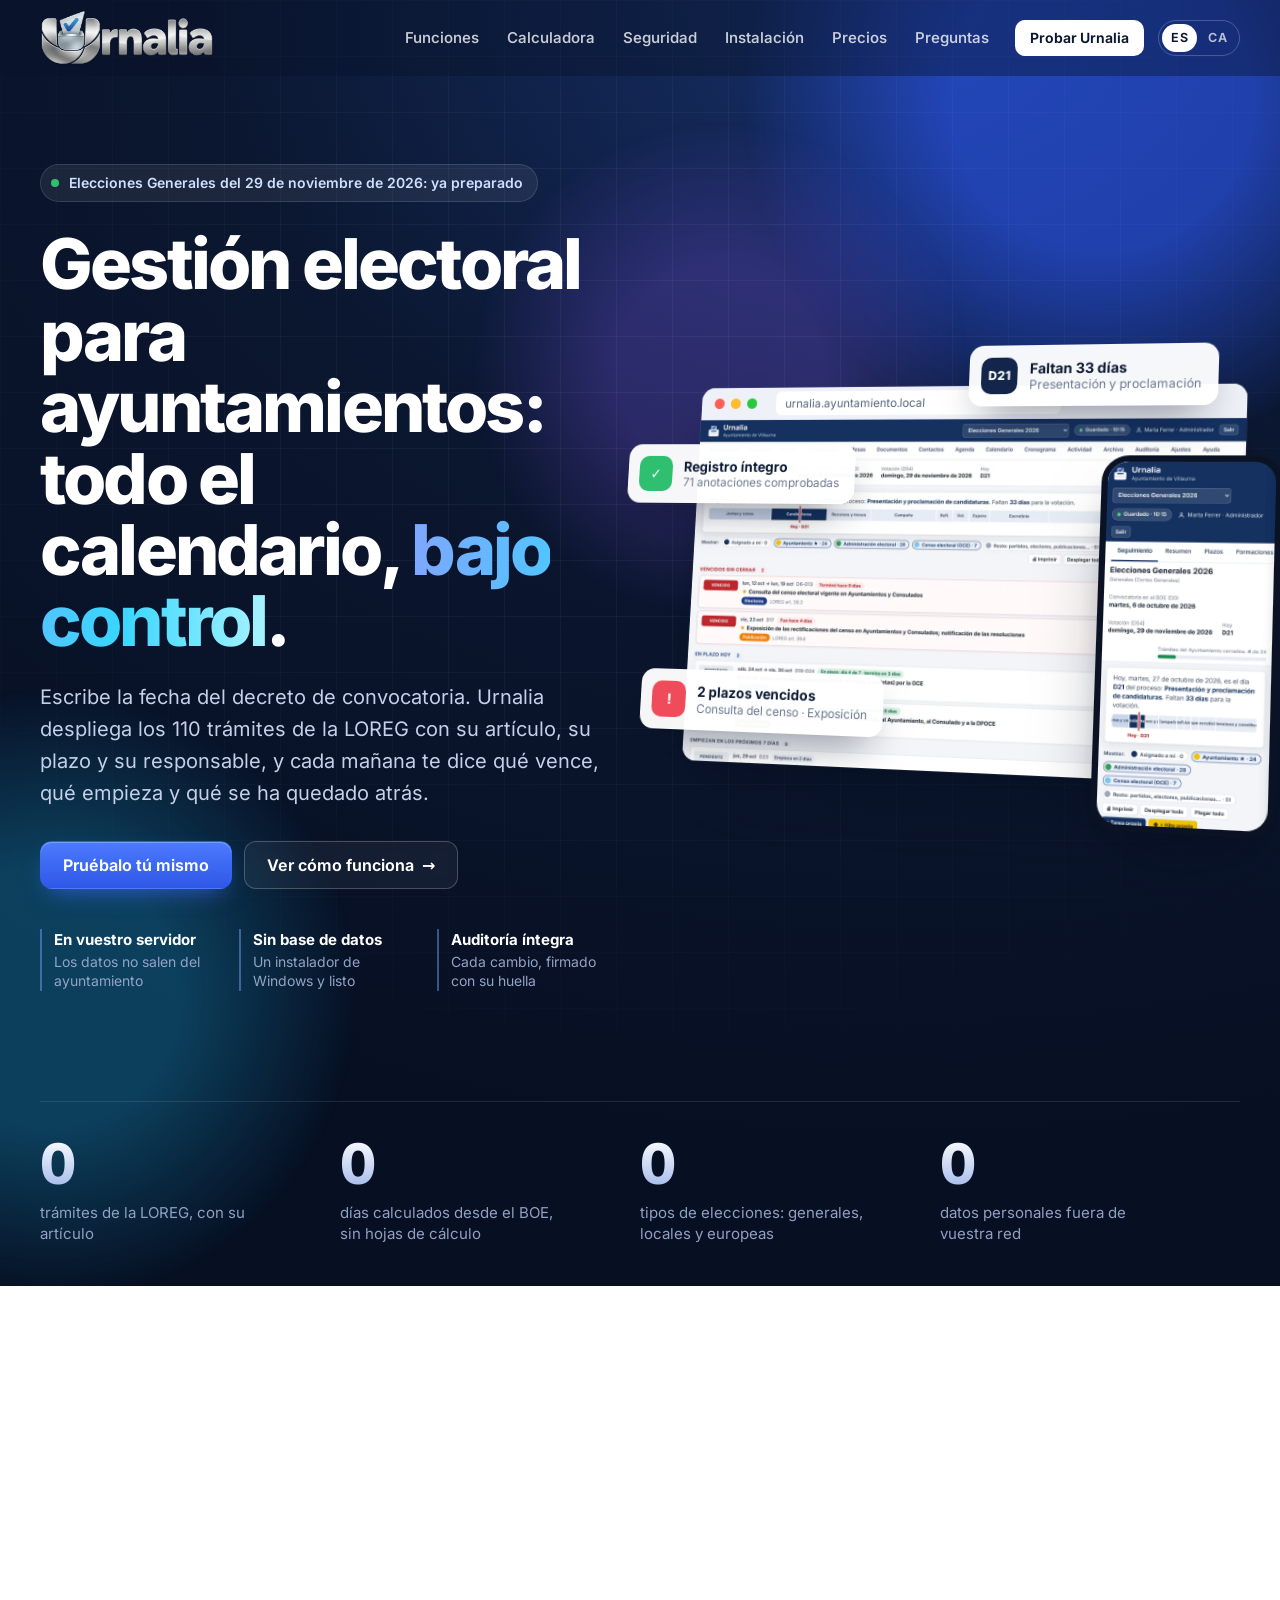
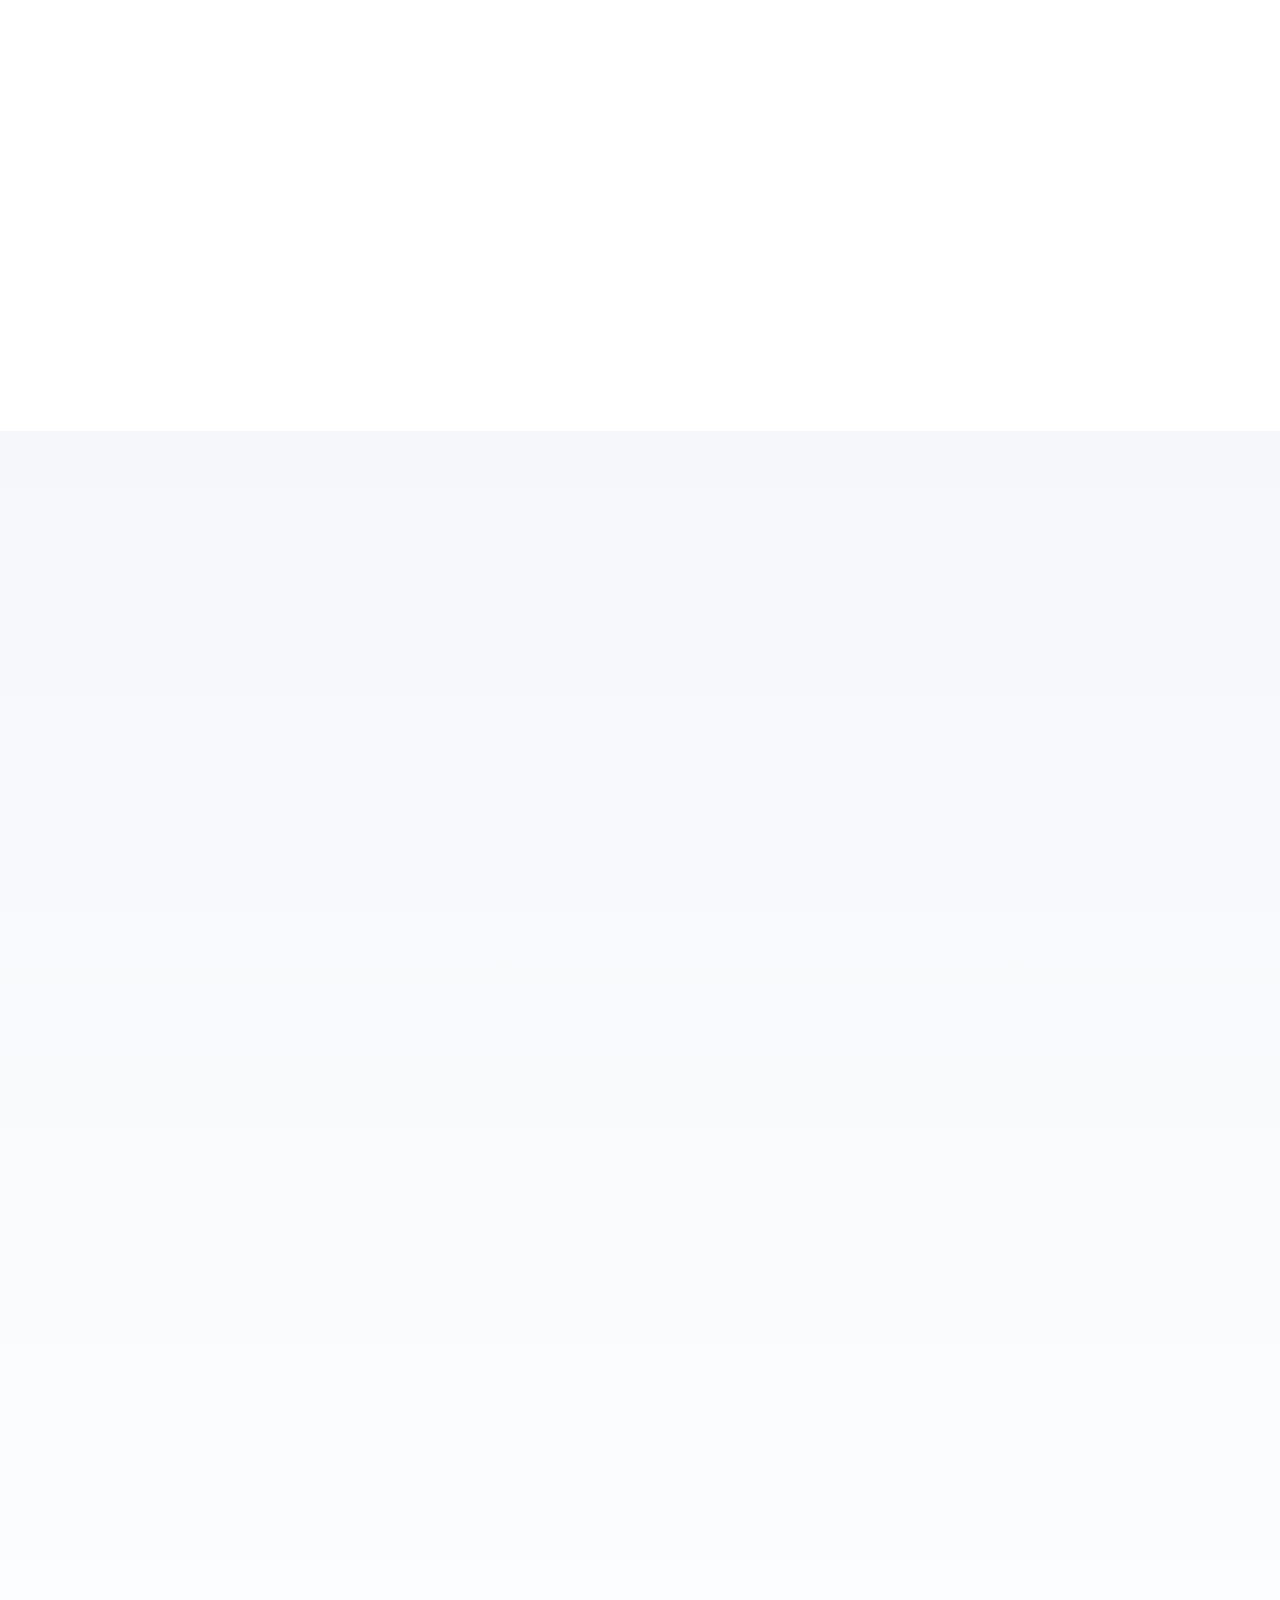
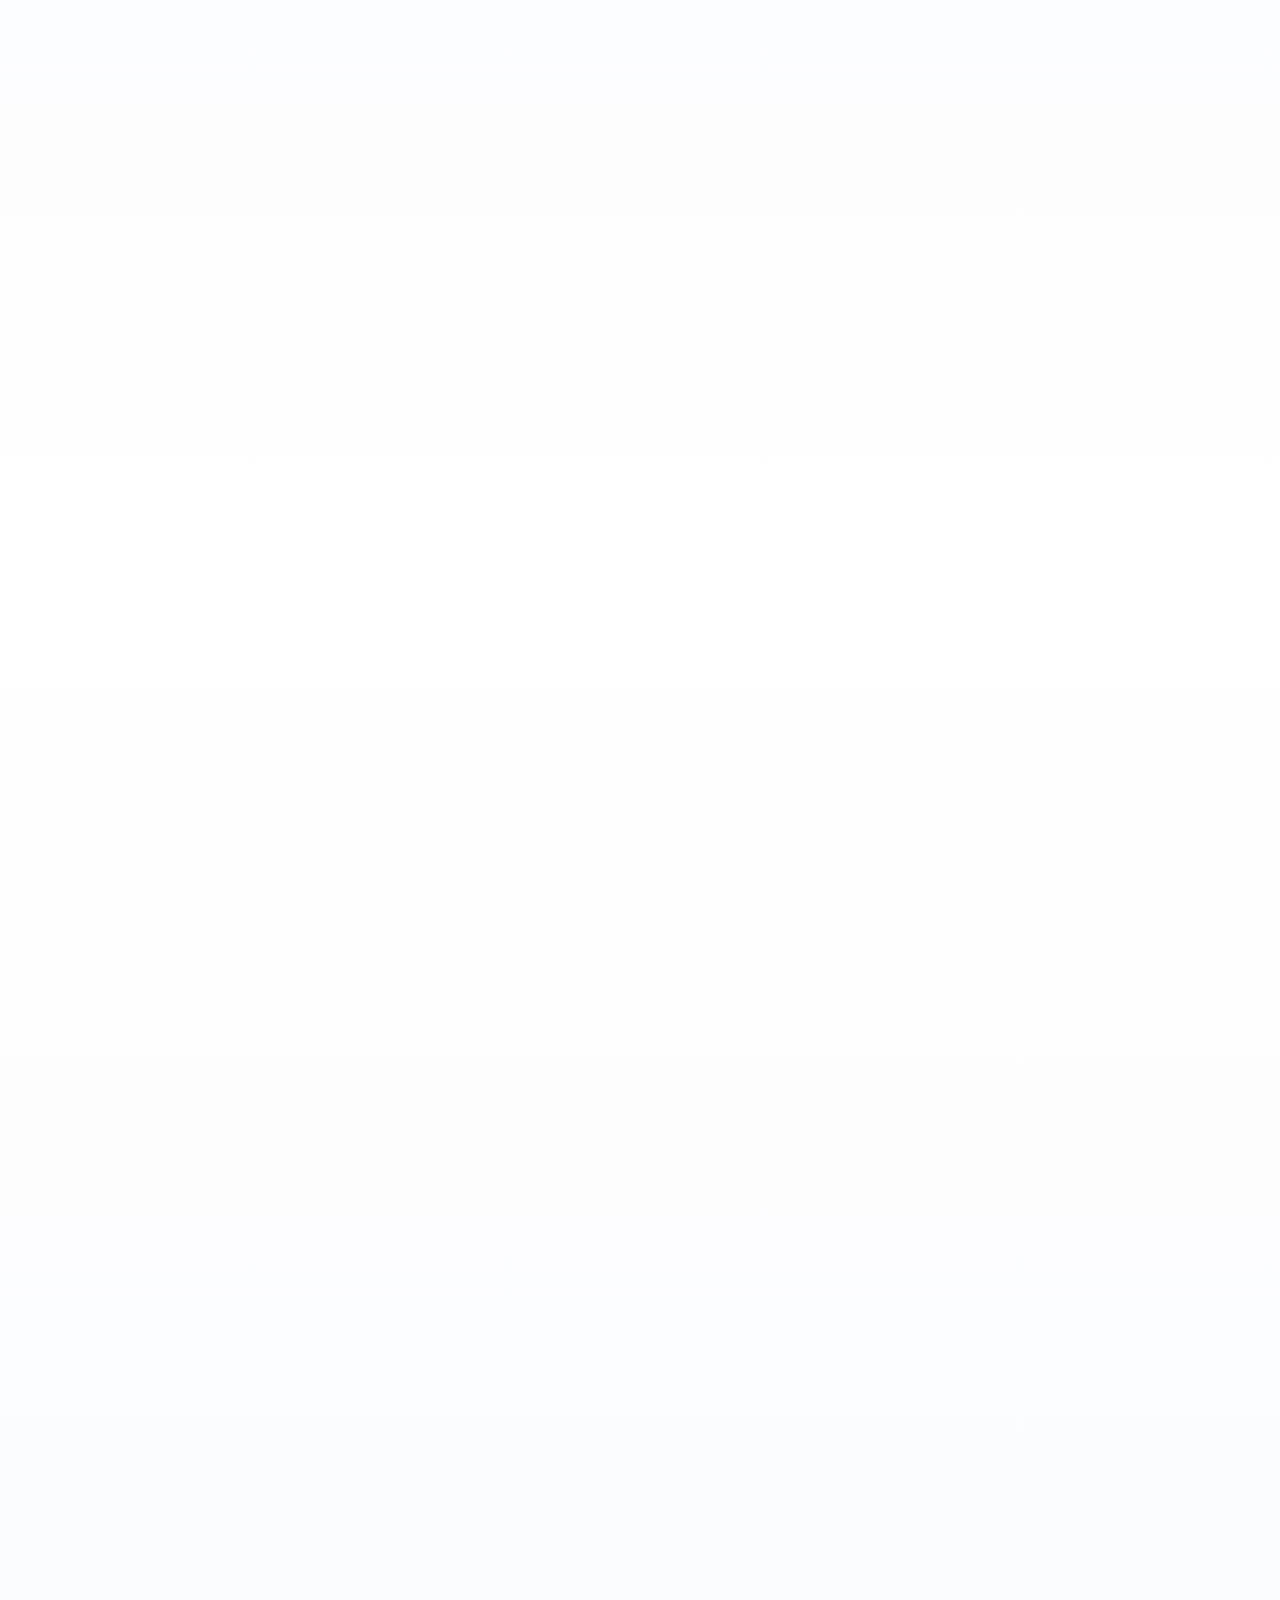
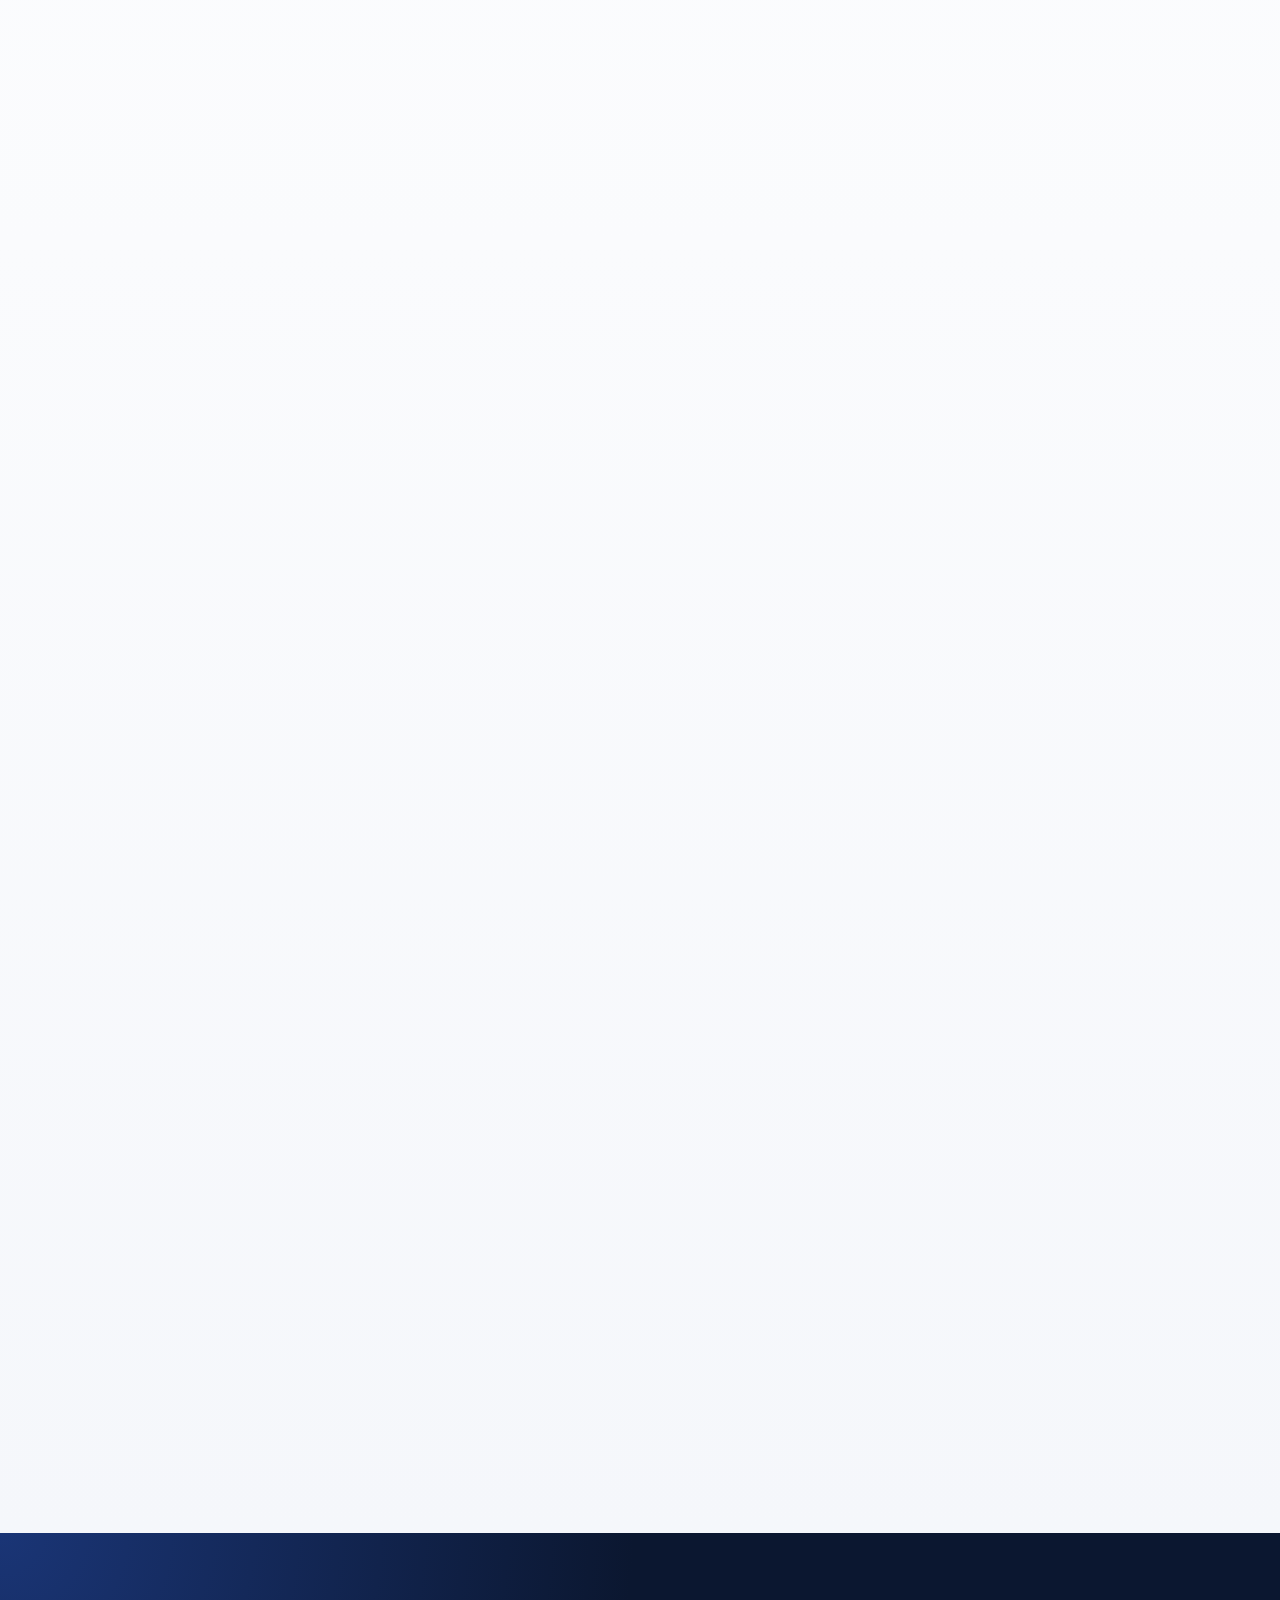
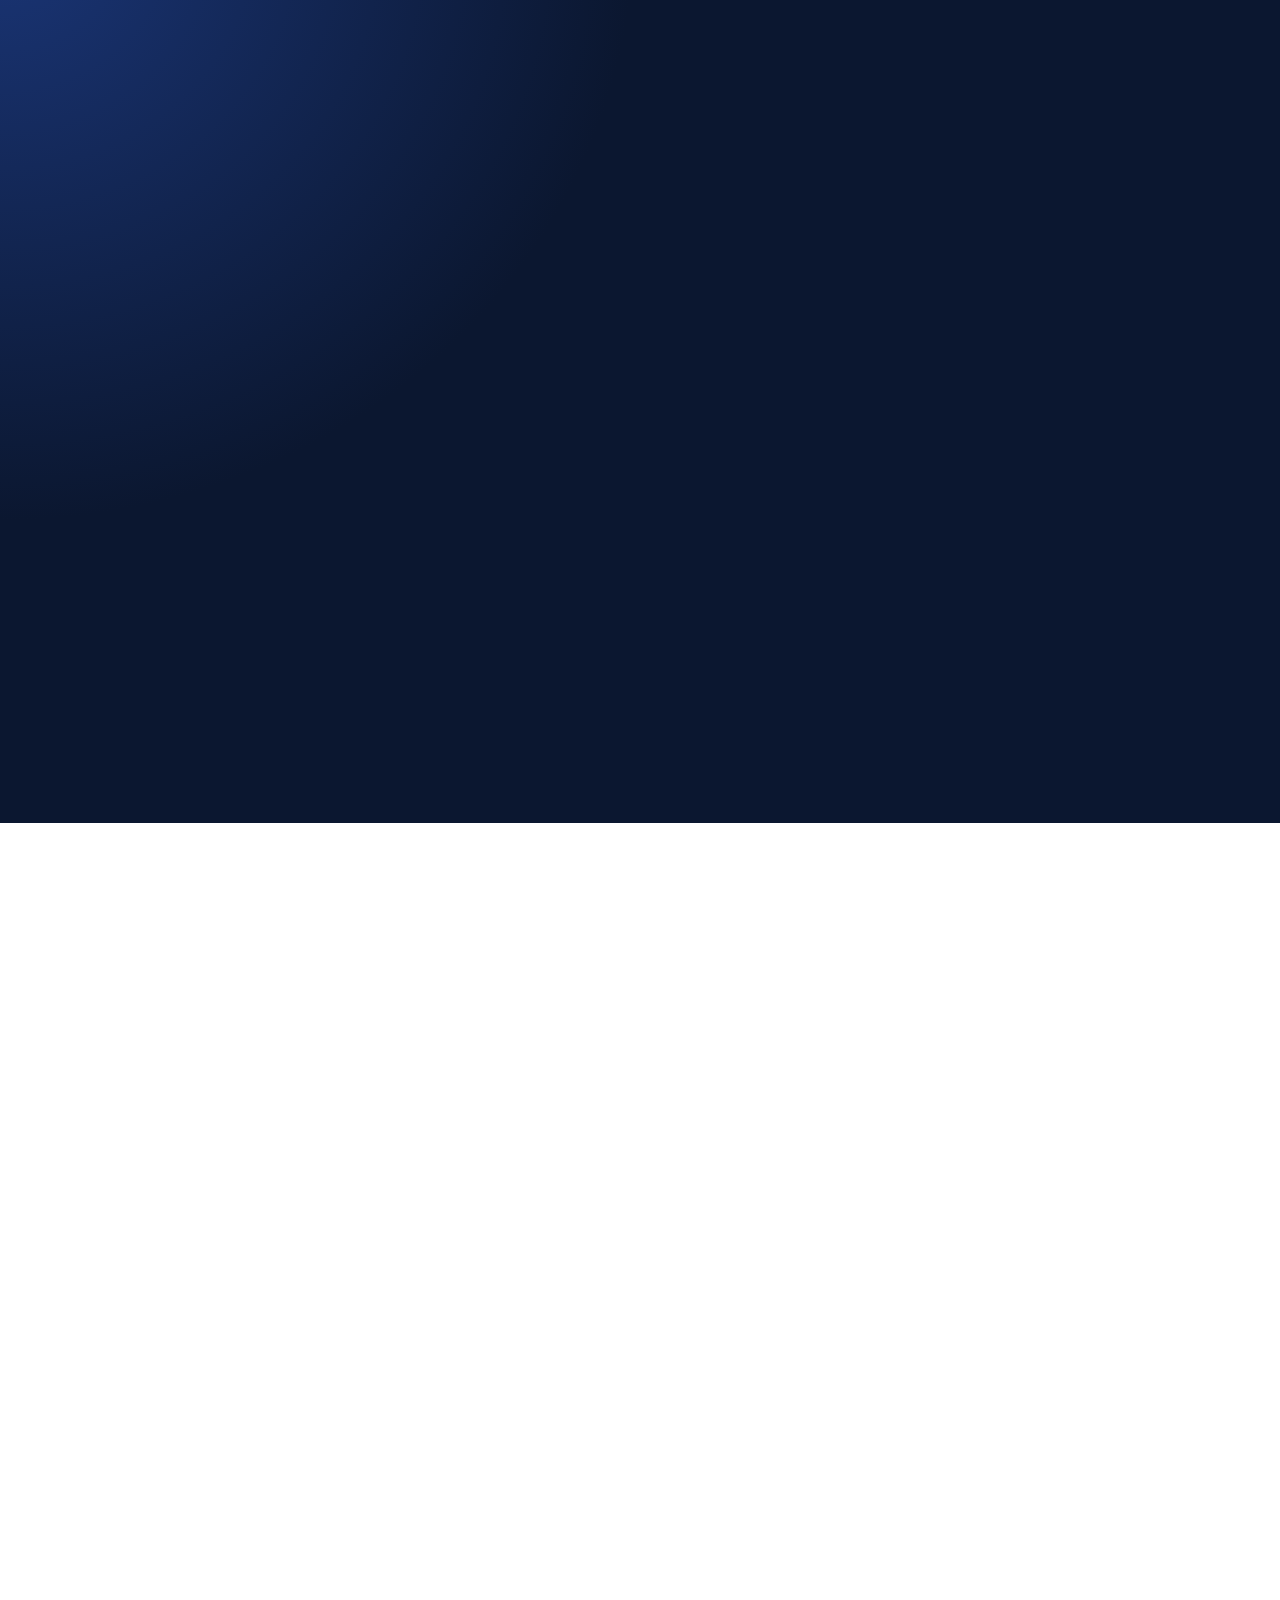
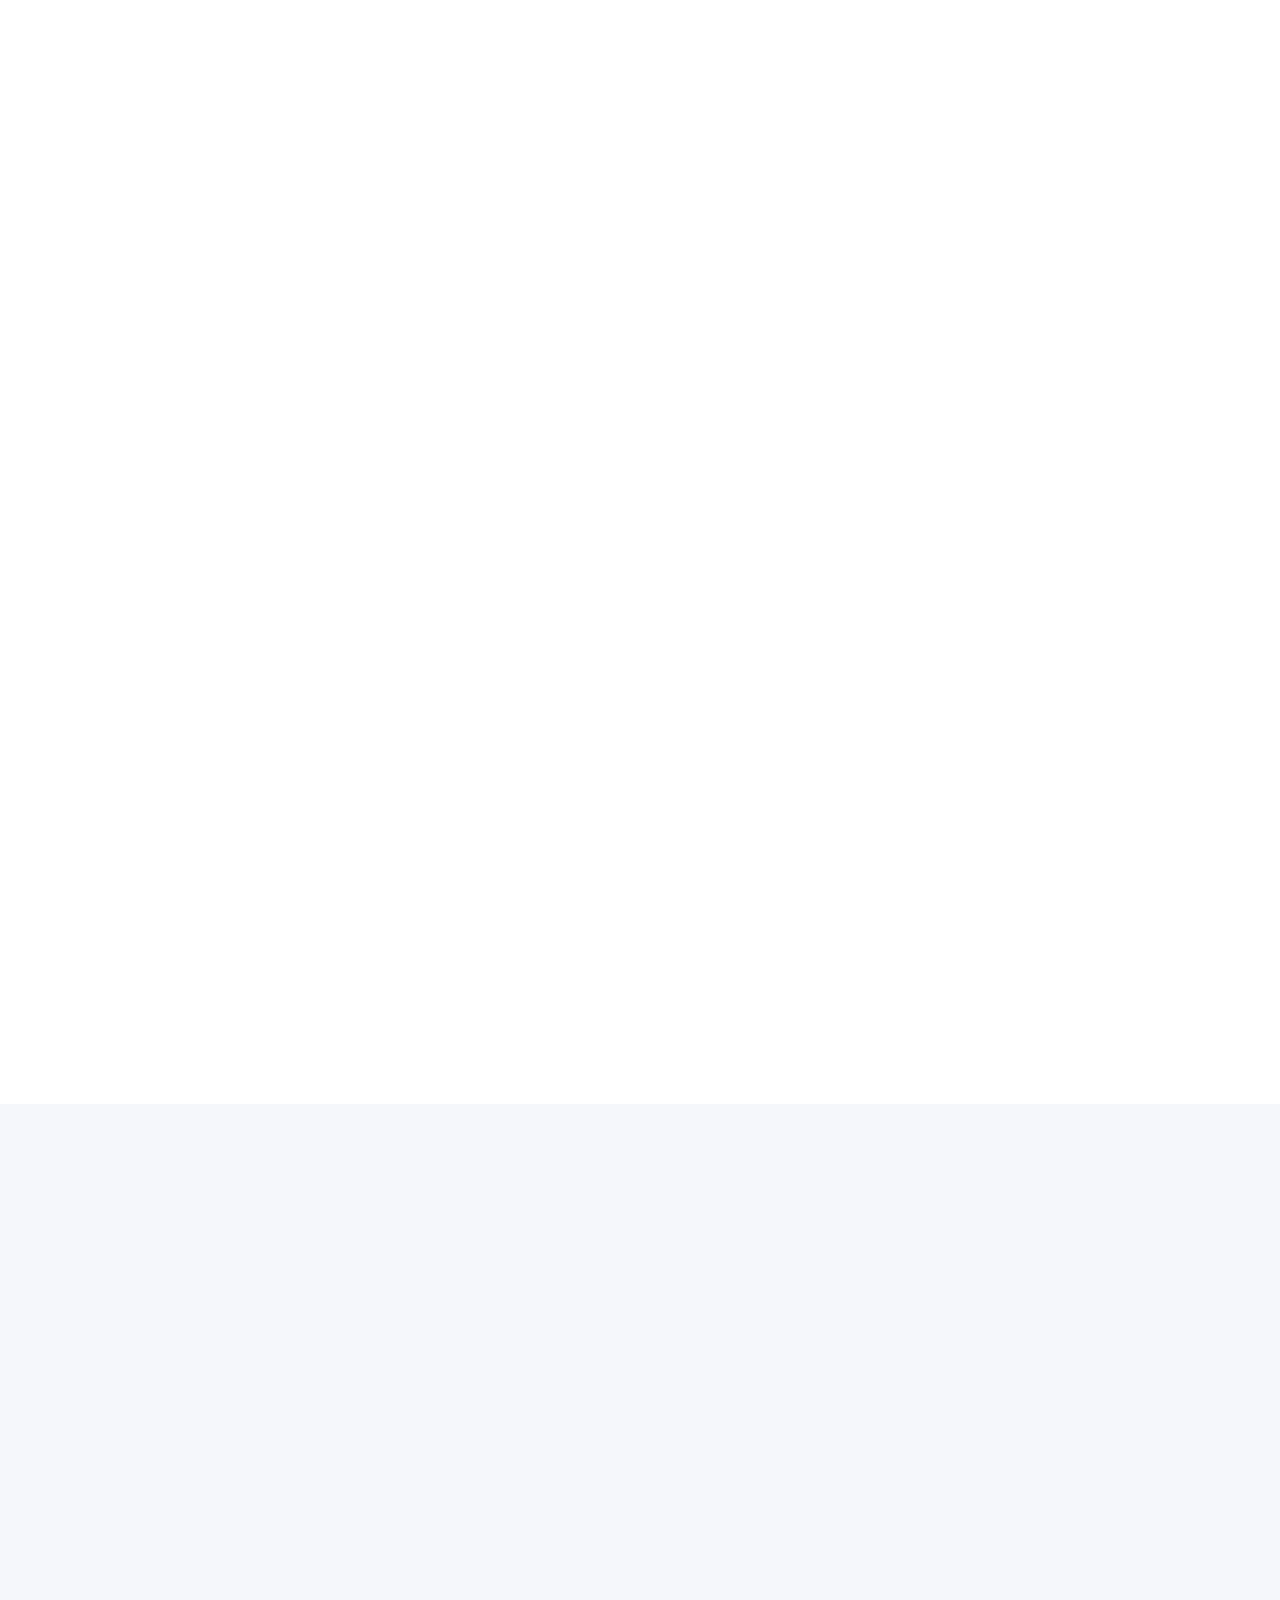
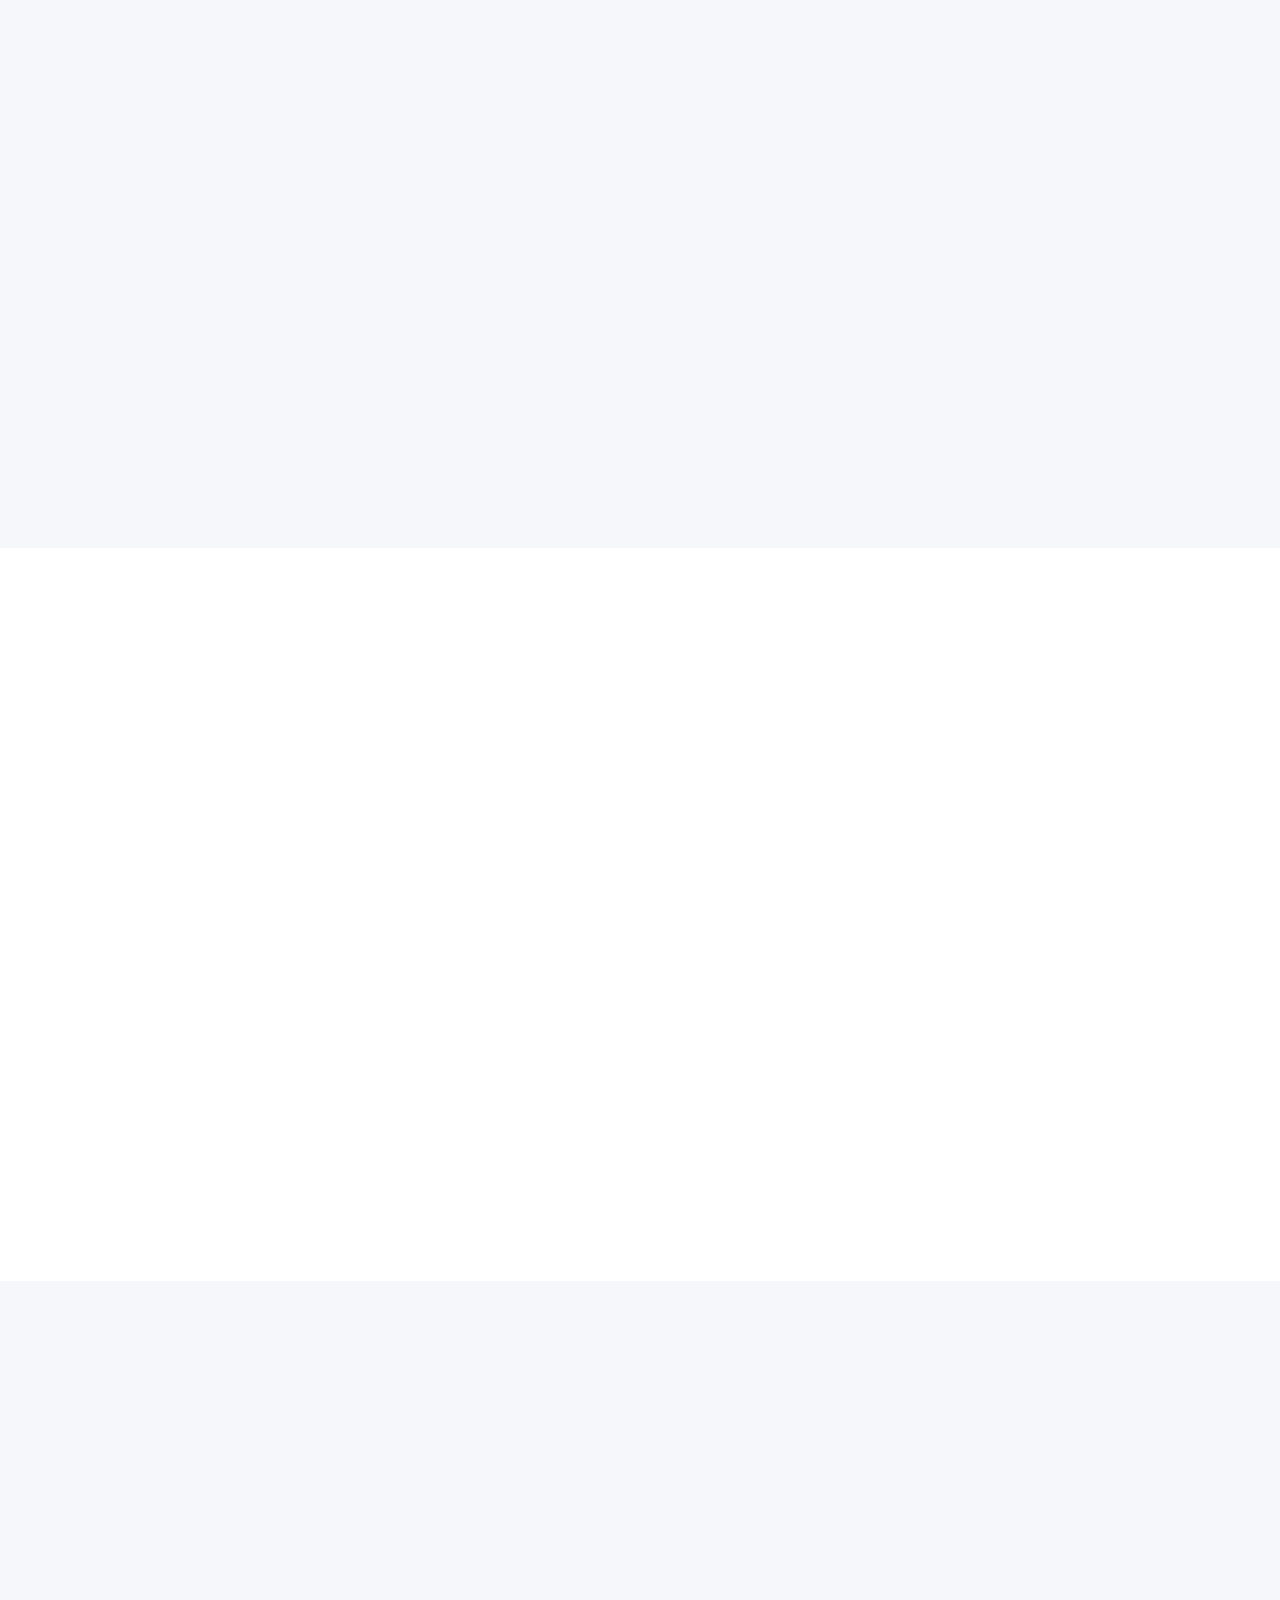
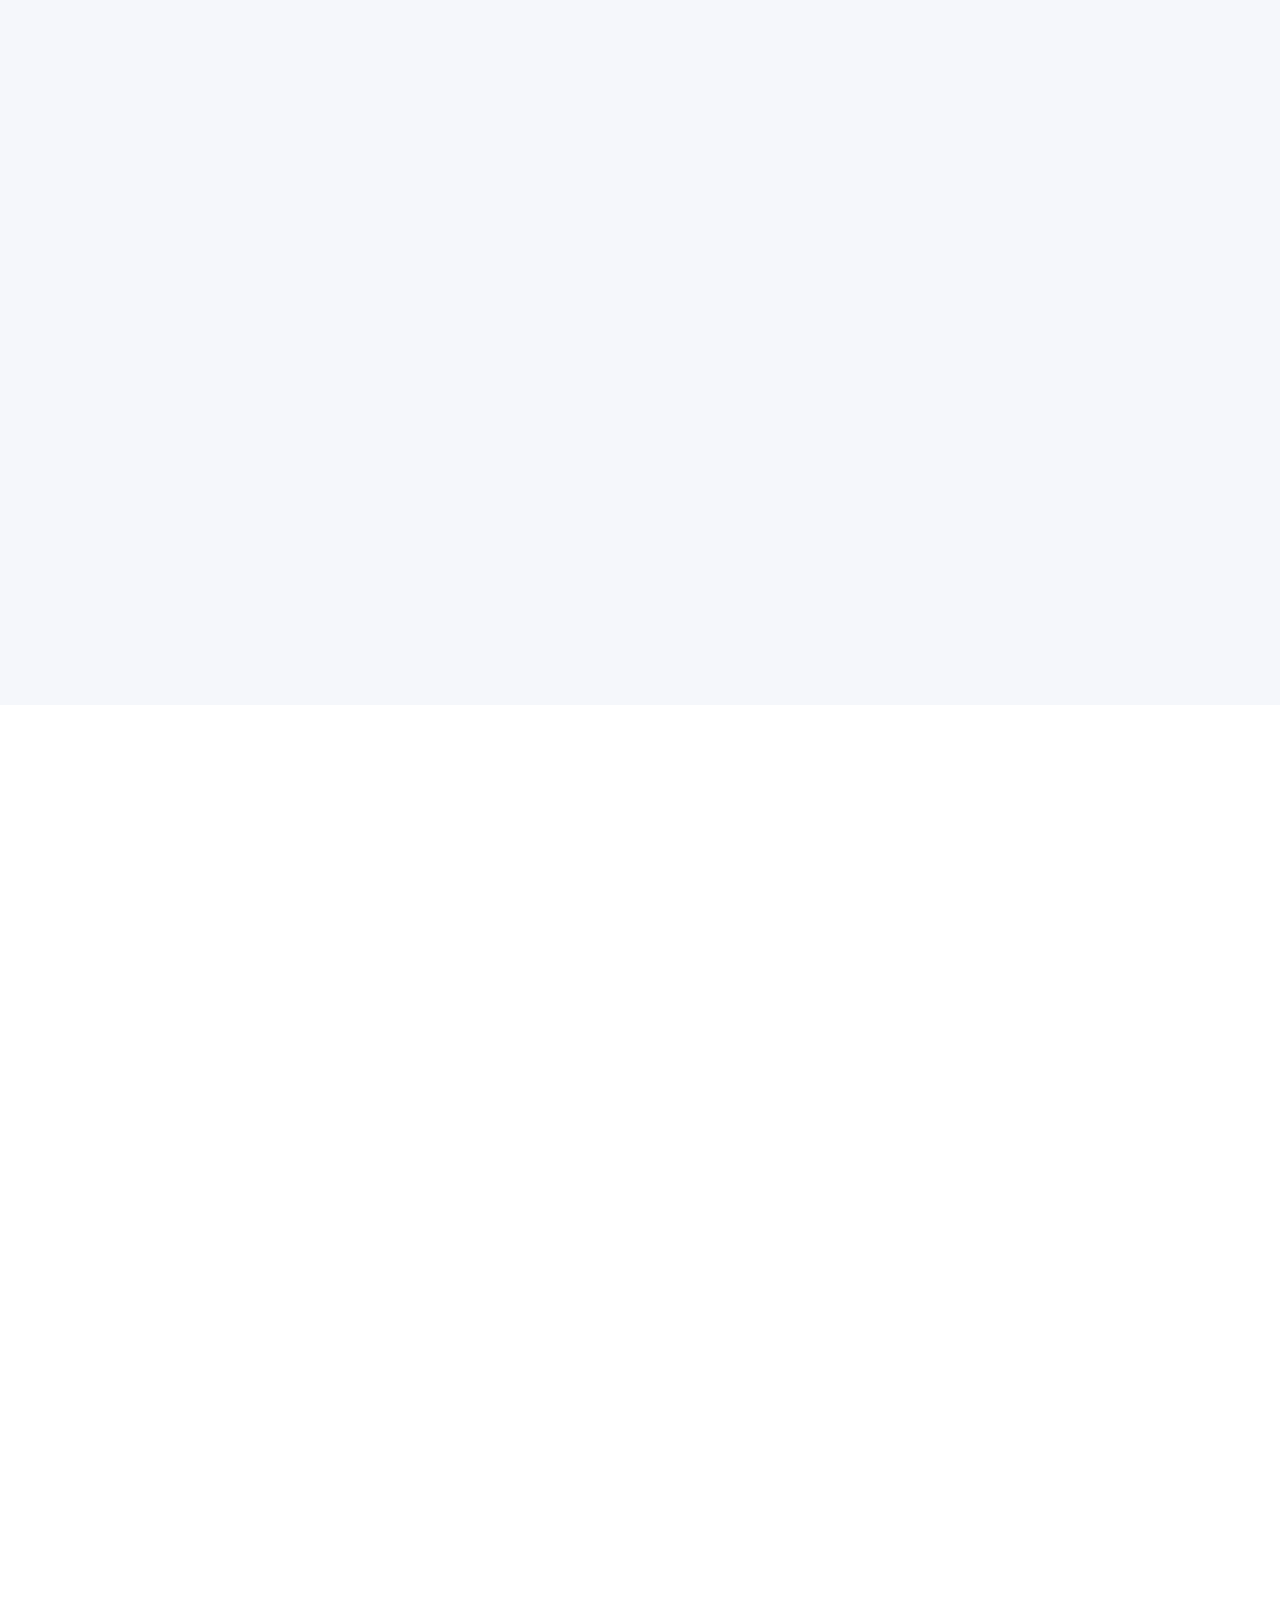
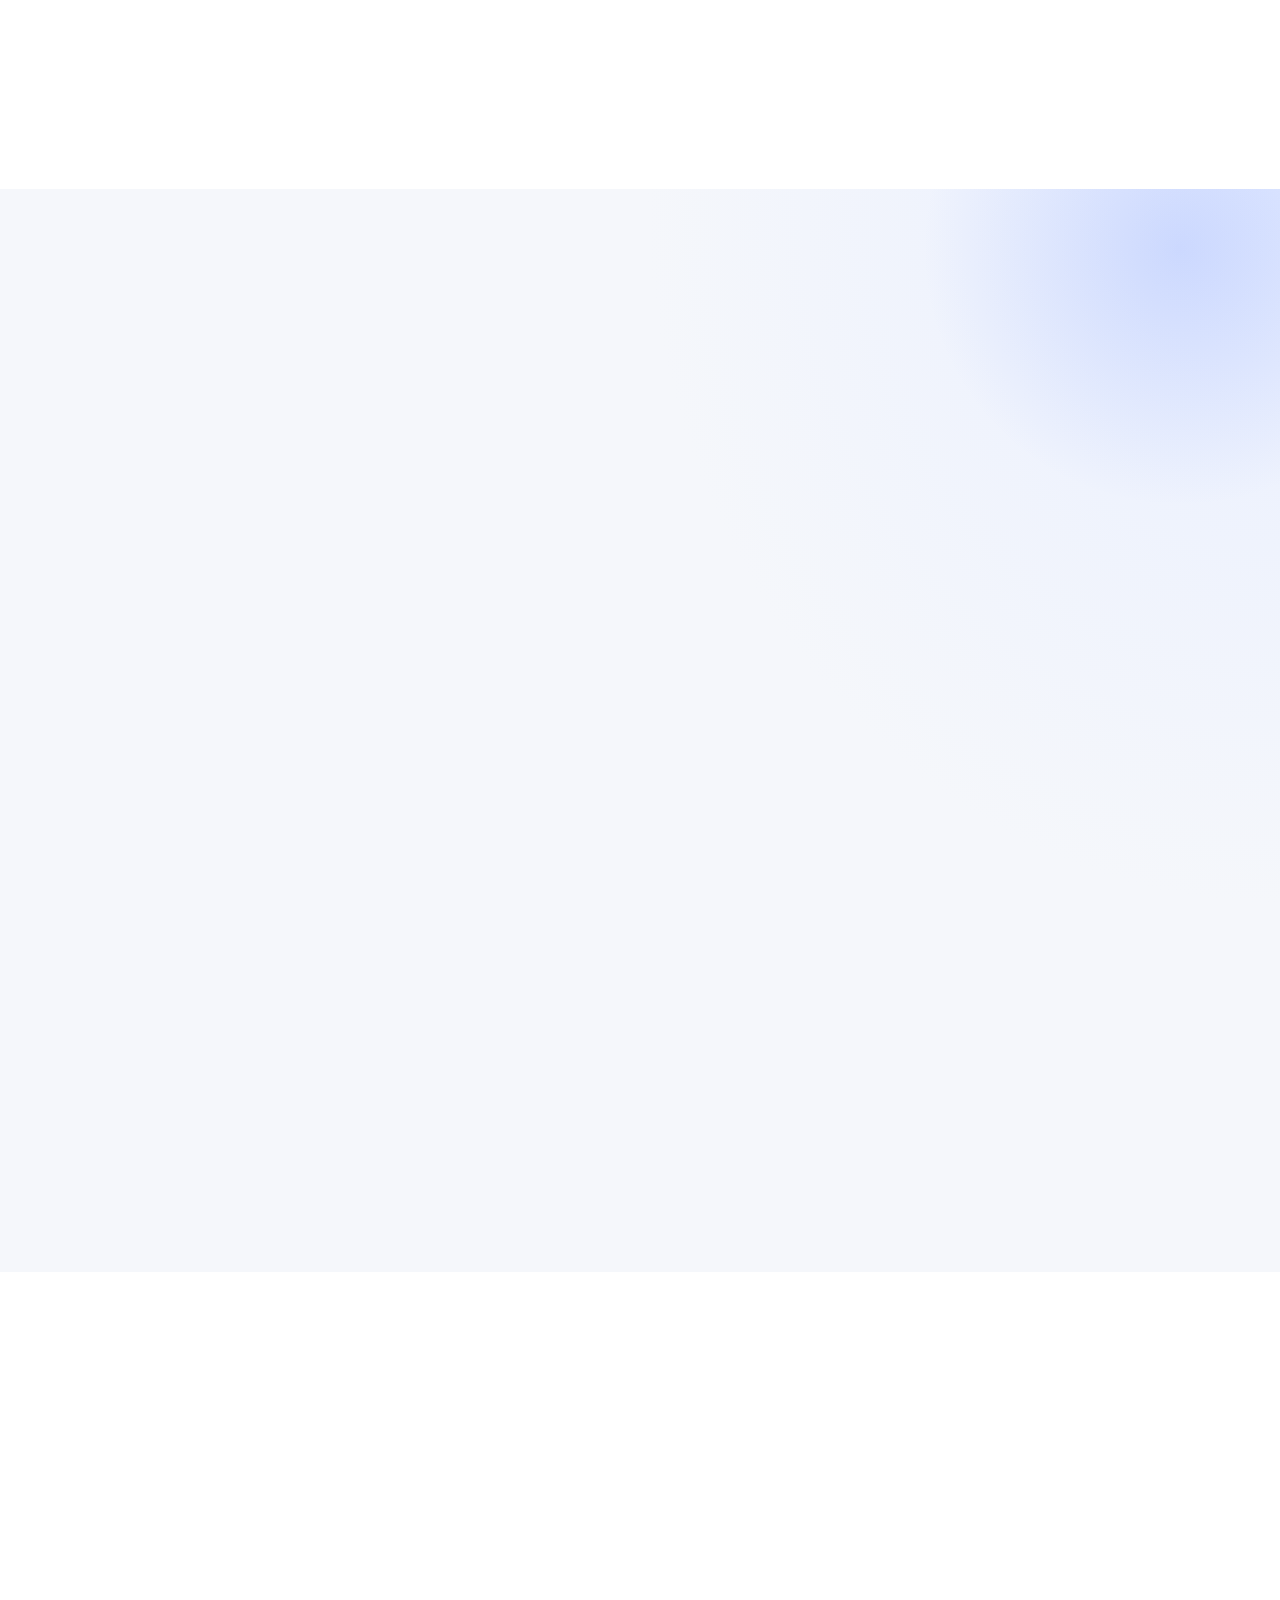
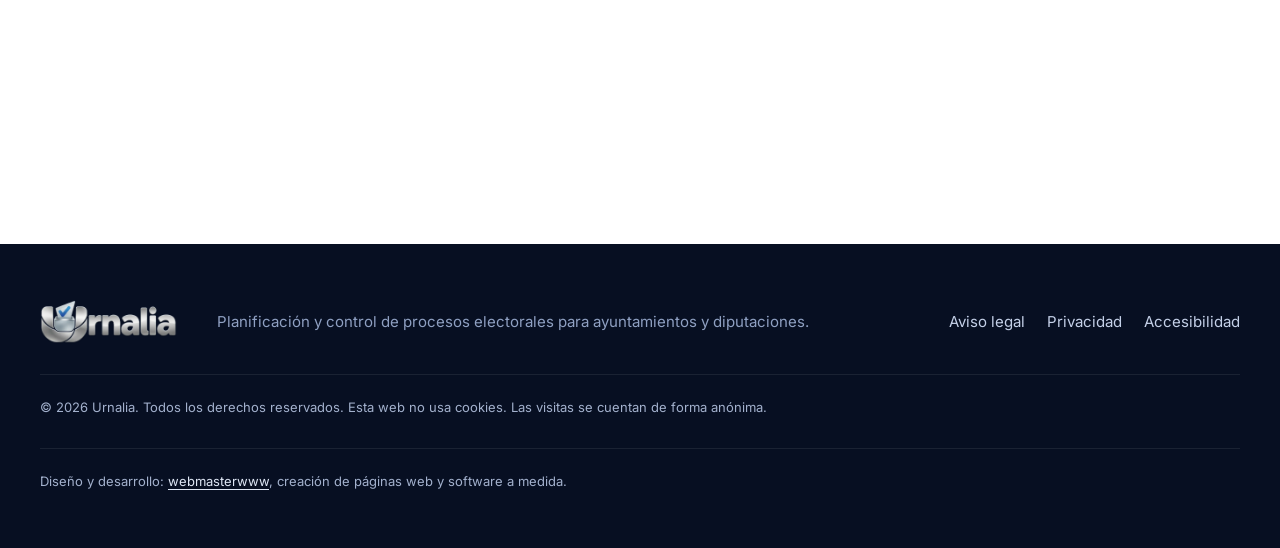
<file: index.html>
<!doctype html>
<html lang="es">
<head>
<meta charset="utf-8">
<meta name="viewport" content="width=device-width, initial-scale=1">
<meta http-equiv="Content-Security-Policy" content="default-src 'none'; script-src 'self'; style-src 'self'; img-src 'self' data: https://urnalia.goatcounter.com; font-src 'self'; connect-src 'self' https://urnalia.goatcounter.com; manifest-src 'self'; base-uri 'none'; form-action 'none'; object-src 'none'; upgrade-insecure-requests">
<meta name="referrer" content="strict-origin-when-cross-origin">
<title>Urnalia · Programa de gestión electoral para ayuntamientos</title>
<meta name="description" content="Programa para ayuntamientos: calcula los plazos de la LOREG, avisa de cada trámite y organiza mesas, locales, documentos y personal electoral.">
<link rel="canonical" href="https://urnalia.es/">
<link rel="alternate" hreflang="es" href="https://urnalia.es/">
<link rel="alternate" hreflang="ca" href="https://urnalia.es/ca/">
<link rel="alternate" hreflang="x-default" href="https://urnalia.es/">
<meta property="og:type" content="website">
<meta property="og:locale" content="es_ES">
<meta property="og:locale:alternate" content="ca_ES">
<meta property="og:site_name" content="Urnalia">
<meta property="og:title" content="Urnalia · El calendario electoral del ayuntamiento, bajo control">
<meta property="og:description" content="Plazos de la LOREG calculados al día, avisos, mesas, formaciones, auditoría y permisos por casillas. Instalado en vuestros servidores.">
<meta property="og:url" content="https://urnalia.es/">
<meta property="og:image" content="https://urnalia.es/img/og.png">
<meta name="twitter:card" content="summary_large_image">
<meta name="theme-color" content="#0b1730">
<link rel="icon" href="img/logo.svg" type="image/svg+xml">
<link rel="apple-touch-icon" href="img/icono-180.png">
<link rel="preload" href="fonts/inter-latin-wght-normal.woff2" as="font" type="font/woff2" crossorigin>
<link rel="stylesheet" href="css/site.css">
<script src="js/site.js" defer></script>
<script type="application/ld+json">[{"@context":"https://schema.org","@type":"Organization","@id":"https://urnalia.es/#org","name":"Urnalia","url":"https://urnalia.es/","logo":"https://urnalia.es/img/icono-180.png","email":"info@urnalia.es"},{"@context":"https://schema.org","@type":"SoftwareApplication","name":"Urnalia","url":"https://urnalia.es/","inLanguage":"es","applicationCategory":"BusinessApplication","operatingSystem":"Windows","description":"Urnalia calcula los plazos de la LOREG desde la convocatoria, avisa de lo que toca cada día y ordena formaciones, locales, mesas, documentos y personal. Se instala en los servidores del ayuntamiento.","publisher":{"@id":"https://urnalia.es/#org"},"image":"https://urnalia.es/img/og.png","offers":{"@type":"Offer","price":"300","priceCurrency":"EUR","url":"https://urnalia.es/#precios"}}]</script>
<script type="application/ld+json">{"@context":"https://schema.org","@type":"FAQPage","mainEntity":[{"@type":"Question","name":"¿Sustituye a las aplicaciones de la Oficina del Censo Electoral?","acceptedAnswer":{"@type":"Answer","text":"No. El sorteo de mesas y el censo siguen haciéndose con las herramientas oficiales. Urnalia organiza el trabajo alrededor: plazos, responsables, mesas importadas desde vuestros listados, personal, documentos y seguimiento."}},{"@type":"Question","name":"¿De dónde salen los plazos?","acceptedAnswer":{"@type":"Answer","text":"De la Ley Orgánica del Régimen Electoral General y de las instrucciones de la Junta Electoral Central, con el artículo indicado en cada trámite. El cómputo parte de la publicación del decreto en el BOE (día 0) y llega a la votación (día 54) y a la constitución de la corporación en las locales."}},{"@type":"Question","name":"¿Y si la Junta Electoral cambia una fecha?","acceptedAnswer":{"@type":"Answer","text":"Se ajusta a mano en la ficha del trámite. El programa pide el motivo, por ejemplo el acuerdo de la Junta de Zona, y lo anota en el registro de auditoría con el nombre de quien lo cambió."}},{"@type":"Question","name":"¿La prueba online guarda lo que escribo?","acceptedAnswer":{"@type":"Answer","text":"Solo en vuestro navegador, y hasta la noche. Cada visitante tiene su propia copia de los datos de ejemplo, nada se envía a ningún servidor y cada noche todo vuelve al punto de partida. No se pueden subir archivos."}},{"@type":"Question","name":"¿Necesita internet?","acceptedAnswer":{"@type":"Answer","text":"No. Funciona dentro de la red del ayuntamiento, incluso en un equipo sin conexión. Solo se necesita internet para descargar una versión nueva."}},{"@type":"Question","name":"¿Cuántos usuarios puede tener?","acceptedAnswer":{"@type":"Answer","text":"Los que necesitéis. La licencia no se cobra por usuario."}},{"@type":"Question","name":"¿Qué pasa con los datos de unas elecciones cuando termina el proceso?","acceptedAnswer":{"@type":"Answer","text":"Se archivan íntegras y quedan en modo de solo lectura, consultables en «Archivo». Las siguientes elecciones pueden traer locales, mesas y formaciones de las anteriores."}},{"@type":"Question","name":"¿Se puede probar antes de comprar?","acceptedAnswer":{"@type":"Answer","text":"Sí, y sin instalar nada. Pedid el acceso a la prueba online y entrad desde el navegador: es el programa completo con un ayuntamiento de ejemplo, en castellano y en catalán. Si después queréis verlo con alguien que os lo explique, os hacemos una demostración guiada por videoconferencia."}}]}</script>
</head>
<body>
<a class="skip" href="#contenido">Saltar al contenido</a>

<header class="nav" id="nav">
  <div class="wrap nav-in">
    <a class="brand" href="#inicio" aria-label="Urnalia, inicio"><img class="brand-logo" src="img/urnalia-logo.webp" alt="" width="274" height="88"></a>
    <button class="nav-toggle" id="navToggle" aria-expanded="false" aria-controls="navMenu"><span class="sr">Menú</span><i></i><i></i><i></i></button>
    <nav id="navMenu" aria-label="Principal">
      <a href="#funciones">Funciones</a>
      <a href="#calculadora">Calculadora</a>
      <a href="#seguridad">Seguridad</a>
      <a href="#instalacion">Instalación</a>
      <a href="#precios">Precios</a>
      <a href="#preguntas">Preguntas</a>
      <a class="btn btn-sm btn-light" href="#prueba">Probar Urnalia</a>
      <span class="lang-sw" role="group" aria-label="Idioma"><a href="/" lang="es" hreflang="es" aria-current="page" title="Castellano">ES</a><a href="/ca/" lang="ca" hreflang="ca" title="Català">CA</a></span>
    </nav>
  </div>
</header>

<main id="contenido">

<!-- PORTADA -->
<section class="hero" id="inicio">
  <div class="hero-bg" aria-hidden="true"><span class="orb o1"></span><span class="orb o2"></span><span class="orb o3"></span><span class="grid"></span></div>
  <div class="wrap hero-in">
    <div class="hero-copy">
      <p class="eyebrow"><span class="dot"></span>Elecciones Generales del 29 de noviembre de 2026: ya preparado</p>
      <h1>Gestión electoral para ayuntamientos: todo el calendario, <em>bajo control</em>.</h1>
      <p class="lead">Escribe la fecha del decreto de convocatoria. Urnalia despliega los 110 trámites de la LOREG con su artículo, su plazo y su responsable, y cada mañana te dice qué vence, qué empieza y qué se ha quedado atrás.</p>
      <div class="cta">
        <a class="btn btn-primary" href="#prueba">Pruébalo tú mismo</a>
        <a class="btn btn-ghost" href="#funciones">Ver cómo funciona <span aria-hidden="true">→</span></a>
      </div>
      <ul class="hero-facts">
        <li><b>En vuestro servidor</b>Los datos no salen del ayuntamiento</li>
        <li><b>Sin base de datos</b>Un instalador de Windows y listo</li>
        <li><b>Auditoría íntegra</b>Cada cambio, firmado con su huella</li>
      </ul>
    </div>
    <div class="hero-shot" aria-hidden="true">
      <div class="tilt" id="tilt">
        <div class="browser">
          <div class="bar"><i></i><i></i><i></i><span>urnalia.ayuntamiento.local</span></div>
          <img src="img/capturas/seguimiento-sm.webp" srcset="img/capturas/seguimiento-sm.webp 1200w, img/capturas/seguimiento.webp 2400w" sizes="(max-width: 900px) 92vw, 640px" alt="Pantalla de seguimiento de Urnalia con los plazos electorales del día" width="1200" height="750" fetchpriority="high">
        </div>
        <div class="float f-phone"><img src="img/capturas/movil.webp" alt="Urnalia en el móvil" width="260" height="563"></div>
        <div class="float f-badge f1"><span class="ok">✓</span><div><b>Registro íntegro</b><small>71 anotaciones comprobadas</small></div></div>
        <div class="float f-badge f2"><span class="warn">!</span><div><b>2 plazos vencidos</b><small>Consulta del censo · Exposición</small></div></div>
        <div class="float f-badge f3"><span class="day">D21</span><div><b>Faltan 33 días</b><small>Presentación y proclamación</small></div></div>
      </div>
    </div>
  </div>
  <div class="wrap stats" id="stats">
    <div><b data-count="110">110</b><span>trámites de la LOREG, con su artículo</span></div>
    <div><b data-count="54">54</b><span>días calculados desde el BOE, sin hojas de cálculo</span></div>
    <div><b data-count="3">3</b><span>tipos de elecciones: generales, locales y europeas</span></div>
    <div><b data-count="0">0</b><span>datos personales fuera de vuestra red</span></div>
  </div>
</section>

<!-- PROBLEMA -->
<section class="section problem">
  <div class="wrap narrow reveal">
    <p class="kicker">Por qué existe</p>
    <h2>Unas elecciones son cincuenta y cuatro días sin margen de error.</h2>
    <p class="big">La Junta Electoral Central publica el calendario en PDF. Después, en cada ayuntamiento, alguien lo copia a una hoja de cálculo, lo reparte por correo y confía en que nadie se olvide del sorteo de mesas, de la exposición del censo o de los lugares para la campaña. Cuando la Junta mueve una fecha, la hoja ya no vale.</p>
    <p class="big">Urnalia nace de esa experiencia en una secretaría municipal. Sustituye la hoja, el correo y la memoria por un único sitio donde está todo: el plazo legal, quién lo lleva, en qué punto está y qué documento lo acredita.</p>
  </div>
</section>

<!-- FUNCIONES -->
<section class="section features" id="funciones">
  <div class="wrap">
    <div class="head reveal">
      <p class="kicker">Funciones</p>
      <h2>Todo el proceso, de la convocatoria a la constitución de la corporación.</h2>
      <p>Pulsa cualquier captura para verla a tamaño completo. Son pantallas reales del programa con datos de demostración.</p>
    </div>

    <article class="feat reveal">
      <div class="feat-txt">
        <span class="num">01</span>
        <h3>Seguimiento: qué toca hoy</h3>
        <p>Al entrar, lo primero que ves es la jornada: los plazos vencidos sin cerrar, los que están en curso, los que vencen hoy y los que empiezan en los próximos siete días. La barra de fases sitúa el día del proceso (D21, D38…) y cuenta lo que falta para la votación.</p>
        <ul class="ticks"><li>Filtro por responsable: Ayuntamiento, Junta, Oficina del Censo, partidos</li><li>Notas y responsables en cada trámite</li><li>Informe de situación imprimible para la reunión de la mañana</li></ul>
      </div>
      <button class="shot" data-full="img/capturas/seguimiento.webp" aria-label="Ampliar la captura de Seguimiento"><img src="img/capturas/seguimiento-sm.webp" alt="Pantalla de Seguimiento con plazos vencidos, en plazo hoy y próximos" loading="lazy" width="1200" height="750"></button>
    </article>

    <article class="feat rev reveal">
      <div class="feat-txt">
        <span class="num">02</span>
        <h3>Plazos legales con su artículo</h3>
        <p>Cada trámite lleva el artículo de la LOREG o la instrucción de la Junta que lo sostiene, las fechas de inicio y fin y su forma de cómputo. Si la Junta Electoral acuerda otra fecha, se cambia y el programa pide el motivo, que queda en el registro de auditoría.</p>
        <ul class="ticks"><li>Generales, locales y europeas, con sus diferencias</li><li>Tareas e hitos propios del ayuntamiento</li><li>Mover las elecciones recalcula todo al instante</li></ul>
      </div>
      <button class="shot" data-full="img/capturas/plazos.webp" aria-label="Ampliar la captura de Plazos"><img src="img/capturas/plazos-sm.webp" alt="Lista de trámites con artículo de la LOREG, fechas y estado" loading="lazy" width="1200" height="750"></button>
    </article>

    <article class="feat reveal">
      <div class="feat-txt">
        <span class="num">03</span>
        <h3>Resumen e hitos del proceso</h3>
        <p>Una vista de dirección para el secretario o el alcalde: hitos de la convocatoria a la proclamación de electos, plazos abiertos, vencidos y trámites municipales cerrados. Se imprime en una hoja A4 para la junta de portavoces.</p>
        <ul class="ticks"><li>Hitos propios marcados con un rombo</li><li>Contadores de lo cerrado y lo pendiente</li></ul>
      </div>
      <button class="shot" data-full="img/capturas/panel.webp" aria-label="Ampliar la captura de Resumen"><img src="img/capturas/panel-sm.webp" alt="Resumen con hitos del proceso y contadores" loading="lazy" width="1200" height="750"></button>
    </article>

    <div class="gallery reveal">
      <div class="gal-tabs" role="tablist" aria-label="Más vistas del programa">
        <button role="tab" aria-selected="true" data-g="gantt">Cronograma</button>
        <button role="tab" aria-selected="false" data-g="calendario">Calendario</button>
        <button role="tab" aria-selected="false" data-g="agenda">Agenda</button>
        <button role="tab" aria-selected="false" data-g="ficha">Ficha de un trámite</button>
      </div>
      <div class="gal-stage">
        <button class="shot wide" id="galShot" data-full="img/capturas/gantt.webp" aria-label="Ampliar la captura"><img id="galImg" src="img/capturas/gantt-sm.webp" alt="Cronograma de los trámites electorales" loading="lazy" width="1200" height="750"></button>
        <p class="gal-cap" id="galCap">Diagrama de Gantt de los 54 días, con la línea de hoy y la de la votación. Se ve de un vistazo qué trámites se solapan.</p>
      </div>
    </div>

    <article class="feat rev reveal">
      <div class="feat-txt">
        <span class="num">04</span>
        <h3>Locales, mesas y jornada electoral</h3>
        <p>Pega las mesas desde el Excel de la Oficina del Censo y Urnalia crea los locales, las mesas y sus nueve miembros. Lleva la cuenta de notificaciones, excusas y suplentes, y prepara la jornada: espacios para la campaña, banderolas, pancartas y prismas.</p>
        <ul class="ticks"><li>Códigos de alarma de los colegios, visibles solo con permiso</li><li>Listados imprimibles por local</li><li>Traer los locales de unas elecciones anteriores</li></ul>
      </div>
      <button class="shot" data-full="img/capturas/mesas.webp" aria-label="Ampliar la captura de Mesas"><img src="img/capturas/mesas-sm.webp" alt="Locales y mesas con miembros notificados" loading="lazy" width="1200" height="750"></button>
    </article>

    <article class="feat reveal">
      <div class="feat-txt">
        <span class="num">05</span>
        <h3>Formaciones, candidaturas y documentos</h3>
        <p>Representantes, teléfonos y correos de cada formación; candidaturas proclamadas con su seguimiento; y los documentos adjuntos a cada trámite (decretos, actas, notificaciones), con papelera para recuperar lo borrado.</p>
        <ul class="ticks"><li>Pegar desde Excel o traer de otras elecciones</li><li>Agenda de contactos de la Junta, la OCE y servicios municipales</li></ul>
      </div>
      <button class="shot" data-full="img/capturas/formaciones.webp" aria-label="Ampliar la captura de Formaciones"><img src="img/capturas/formaciones-sm.webp" alt="Formaciones con representantes y candidaturas proclamadas" loading="lazy" width="1200" height="750"></button>
    </article>
  </div>
</section>

<!-- CALCULADORA -->
<section class="section calc" id="calculadora">
  <div class="wrap">
    <div class="calc-in reveal">
      <div class="calc-copy">
        <p class="kicker light">Pruébalo aquí</p>
        <h2>Elige la fecha de la votación.</h2>
        <p>Es una muestra del cálculo que hace Urnalia: aquí ves seis fechas clave; el programa calcula ciento diez. Funciona en tu navegador y no envía nada a ningún sitio.</p>
        <label class="calc-field"><span>Día de la votación</span><input type="date" id="calcVot" value="2026-11-29"></label>
        <p class="calc-warn" id="calcWarn" hidden>Las elecciones se celebran en domingo. Revisa la fecha.</p>
      </div>
      <ol class="timeline" id="calcOut" aria-live="polite">
        <li><span class="d">D0</span><div><b>Publicación del decreto en el BOE</b><time data-off="0"></time></div></li>
        <li><span class="d">D15</span><div><b>Presentación de candidaturas</b><time data-off="15" data-to="20"></time></div></li>
        <li><span class="d">D25</span><div><b>Sorteo de los miembros de las mesas</b><time data-off="25" data-to="29"></time></div></li>
        <li><span class="d">D27</span><div><b>Proclamación de candidaturas</b><time data-off="27"></time></div></li>
        <li><span class="d">D38</span><div><b>Campaña electoral</b><time data-off="38" data-to="52"></time></div></li>
        <li class="hl"><span class="d">D54</span><div><b>Votación</b><time data-off="54"></time></div></li>
      </ol>
    </div>
  </div>
</section>

<!-- SEGURIDAD -->
<section class="section security" id="seguridad">
  <div class="wrap">
    <div class="head reveal">
      <p class="kicker">Seguridad y protección de datos</p>
      <h2>Pensado para un servicio de informática municipal exigente.</h2>
      <p>Urnalia trata nombres, teléfonos y miembros de mesa. Por eso se instala dentro de la red del ayuntamiento y cada pieza está hecha para que el responsable de seguridad pueda revisarla.</p>
    </div>
    <div class="sec-grid">
      <div class="card reveal"><div class="ic" aria-hidden="true"><svg viewBox="0 0 24 24"><path d="M4 7l8-4 8 4v6c0 4-3.4 7.4-8 8-4.6-.6-8-4-8-8z"/></svg></div><h3>Los datos se quedan en casa</h3><p>Se instala en un equipo o en un servidor del ayuntamiento. Ninguna nube de terceros, ninguna transferencia internacional, ningún contrato de encargo adicional.</p></div>
      <div class="card reveal"><div class="ic" aria-hidden="true"><svg viewBox="0 0 24 24"><rect x="4" y="10" width="16" height="11" rx="2"/><path d="M8 10V7a4 4 0 0 1 8 0v3"/></svg></div><h3>Permisos por casillas</h3><p>Para cada usuario y cada parte del programa: sin acceso, ver o modificar. El servidor comprueba el permiso en cada operación; ocultar un botón no basta.</p></div>
      <div class="card reveal"><div class="ic" aria-hidden="true"><svg viewBox="0 0 24 24"><path d="M9 12l2 2 4-4"/><path d="M12 3a9 9 0 1 0 0 18 9 9 0 0 0 0-18z"/></svg></div><h3>Auditoría encadenada</h3><p>Quién cambió qué, cuándo, desde qué equipo, con el valor anterior y el nuevo. Cada anotación lleva una huella SHA-256 enlazada con la anterior: si alguien edita el registro a mano, se detecta.</p></div>
      <div class="card reveal"><div class="ic" aria-hidden="true"><svg viewBox="0 0 24 24"><circle cx="9" cy="8" r="3.2"/><path d="M3 20c.7-3.4 3-5 6-5s5.3 1.6 6 5"/><path d="M16 4.5a3 3 0 0 1 0 6M18 15c1.8.6 2.7 2.2 3 5"/></svg></div><h3>Directorio activo</h3><p>Cada empleado entra con su usuario de Windows, contra el controlador de dominio por LDAPS o STARTTLS. Urnalia no guarda esas contraseñas.</p></div>
      <div class="card reveal"><div class="ic" aria-hidden="true"><svg viewBox="0 0 24 24"><path d="M4 6h16v12H4z"/><path d="M4 10h16M9 14h6"/></svg></div><h3>Copias completas y restauración</h3><p>Copias automáticas en un ZIP con la huella de cada archivo, en la carpeta que elijáis. Restaurar es un clic y antes se guarda el estado actual. La auditoría nunca se sobrescribe.</p></div>
      <div class="card reveal"><div class="ic" aria-hidden="true"><svg viewBox="0 0 24 24"><path d="M8 4l-5 8 5 8M16 4l5 8-5 8"/></svg></div><h3>Código sin dependencias</h3><p>El servidor no usa paquetes de terceros: menos piezas que mantener y ninguna vulnerabilidad heredada de librerías ajenas. Contraseñas con PBKDF2 y sesiones que caducan solas.</p></div>
    </div>
    <p class="note reveal">Urnalia se ha diseñado teniendo presentes el Reglamento General de Protección de Datos y el Esquema Nacional de Seguridad. La categorización del sistema y la declaración de conformidad corresponden a cada entidad; os facilitamos la documentación técnica que la acompañe.</p>
  </div>
</section>

<!-- AUDITORÍA Y PERMISOS: capturas -->
<section class="section duo">
  <div class="wrap duo-in">
    <figure class="reveal"><button class="shot" data-full="img/capturas/auditoria.webp" aria-label="Ampliar la captura de Auditoría"><img src="img/capturas/auditoria-sm.webp" alt="Registro de auditoría con la comprobación de integridad superada" loading="lazy" width="1200" height="750"></button><figcaption><b>Registro de auditoría.</b> Filtros por fecha, usuario y tipo; exportación a Excel; comprobación de integridad.</figcaption></figure>
    <figure class="reveal"><button class="shot" data-full="img/capturas/permisos.webp" aria-label="Ampliar la captura de Permisos"><img src="img/capturas/permisos-sm.webp" alt="Ventana de permisos por casillas para un usuario" loading="lazy" width="1200" height="750"></button><figcaption><b>Permisos por casillas.</b> Perfiles listos (Administrador, Secretaría, Consulta) o a medida.</figcaption></figure>
  </div>
</section>

<!-- INSTALACIÓN -->
<section class="section install" id="instalacion">
  <div class="wrap">
    <div class="head reveal">
      <p class="kicker">Instalación</p>
      <h2>Un instalador de Windows. Ni base de datos ni servidor web aparte.</h2>
    </div>
    <div class="modes">
      <div class="mode reveal">
        <h3>En un equipo</h3>
        <p>Para un municipio pequeño: se instala en el ordenador de secretaría y se abre desde un acceso directo. Funciona sin conexión a internet.</p>
      </div>
      <div class="mode reveal featured">
        <h3>Servidor de red</h3>
        <p>Se instala una vez en un servidor y el resto del personal entra con el navegador desde su puesto. Arranca solo con Windows y abre el puerto únicamente para la red interna.</p>
      </div>
    </div>
    <ol class="steps reveal">
      <li><b>Instalar</b><span>Se ejecuta el instalador con una cuenta de administrador y se elige el modo.</span></li>
      <li><b>Crear el administrador</b><span>Con la clave de instalación que el programa genera en el propio servidor.</span></li>
      <li><b>Dar de alta las elecciones</b><span>Tipo y fecha. Los plazos aparecen calculados.</span></li>
      <li><b>Invitar al equipo</b><span>Usuarios propios o del directorio activo, con sus permisos.</span></li>
    </ol>
    <dl class="reqs reveal">
      <div><dt>Sistema</dt><dd>Windows 10, 11 o Windows Server de 64 bits</dd></div>
      <div><dt>Navegador</dt><dd>Edge, Chrome o Firefox actuales</dd></div>
      <div><dt>Espacio</dt><dd>Unos 150 MB más los documentos que adjuntéis</dd></div>
      <div><dt>Actualizar</dt><dd>Se ejecuta el instalador nuevo encima; los datos no se tocan</dd></div>
    </dl>
  </div>
</section>

<!-- HOJA DE RUTA -->
<section class="section roadmap">
  <div class="wrap">
    <div class="head reveal">
      <p class="kicker">En desarrollo</p>
      <h2>Lo que llega en las próximas versiones.</h2>
    </div>
    <div class="road">
      <div class="road-item reveal"><span class="tag">Personal electoral · ya en la 1.3</span><h3>Montadores, coordinadores, cabinas, administrativos</h3><p>Tipos de personal y puestos que define el propio ayuntamiento, vinculados a cada colegio. Importación desde Excel con validación de DNI e IBAN y exportación de los pagos en SEPA y para SICAL.</p></div>
      <div class="road-item reveal"><span class="tag">Calendarios</span><h3>Elecciones autonómicas</h3><p>Calendarios oficiales por tipo de elección, con los artículos de cada ley electoral autonómica, comprobados contra convocatorias reales.</p></div>
      <div class="road-item reveal"><span class="tag">Idiomas</span><h3>Lenguas cooficiales</h3><p>El catalán ya se puede ver en la prueba online. Después llegará a la versión instalable, junto con el valenciano, el gallego, el euskera y los documentos.</p></div>
      <div class="road-item reveal"><span class="tag">Documentos</span><h3>Bandos, edictos y avisos</h3><p>Plantillas con el escudo del ayuntamiento, exportación a PDF y a calendario (ICS) y alertas por correo electrónico.</p></div>
    </div>
  </div>
</section>

<!-- PRECIOS -->
<section class="section pricing" id="precios">
  <div class="wrap">
    <div class="head reveal">
      <p class="kicker">Precios</p>
      <h2>Licencia por tramos de población. Sin cuotas por usuario.</h2>
      <p>Pago único por la licencia y un mantenimiento anual opcional que incluye las actualizaciones normativas. Importes pensados para caber en un contrato menor.</p>
    </div>
    <div class="plans">
      <div class="plan reveal">
        <h3>Municipios</h3>
        <p class="price"><small>desde</small> 300 €</p>
        <p class="sub">licencia, IVA no incluido</p>
        <ul class="ticks"><li>Usuarios ilimitados</li><li>Instalación en equipo o servidor</li><li>Todas las funciones de la versión vigente</li><li>Importe según tramo de población</li></ul>
        <a class="btn btn-outline" href="#contacto">Pedir presupuesto</a>
      </div>
      <div class="plan reveal featured">
        <span class="ribbon">Recomendado</span>
        <h3>Diputaciones</h3>
        <p class="price">Convenio provincial</p>
        <p class="sub">un contrato para todos los municipios</p>
        <ul class="ticks"><li>Licencia para los ayuntamientos de la provincia</li><li>Instalación centralizada o en cada municipio</li><li>Formación a los secretarios</li><li>Interlocutor único</li></ul>
        <a class="btn btn-primary" href="#contacto">Hablemos</a>
      </div>
      <div class="plan reveal">
        <h3>Mantenimiento</h3>
        <p class="price"><small>desde</small> 90 € <small>/año</small></p>
        <p class="sub">opcional, IVA no incluido</p>
        <ul class="ticks"><li>Actualizaciones a cada cambio normativo</li><li>Nuevas versiones del programa</li><li>Soporte por correo electrónico</li><li>Ayuda antes de cada convocatoria</li></ul>
        <a class="btn btn-outline" href="#contacto">Más información</a>
      </div>
    </div>
  </div>
</section>

<!-- PREGUNTAS -->
<section class="section faq" id="preguntas">
  <div class="wrap narrow">
    <div class="head reveal">
      <p class="kicker">Preguntas frecuentes</p>
      <h2>Lo que suelen preguntar secretarías e informática.</h2>
    </div>
    <div class="qa reveal">
      <details><summary>¿Sustituye a las aplicaciones de la Oficina del Censo Electoral?</summary><p>No. El sorteo de mesas y el censo siguen haciéndose con las herramientas oficiales. Urnalia organiza el trabajo alrededor: plazos, responsables, mesas importadas desde vuestros listados, personal, documentos y seguimiento.</p></details>
      <details><summary>¿De dónde salen los plazos?</summary><p>De la Ley Orgánica del Régimen Electoral General y de las instrucciones de la Junta Electoral Central, con el artículo indicado en cada trámite. El cómputo parte de la publicación del decreto en el BOE (día 0) y llega a la votación (día 54) y a la constitución de la corporación en las locales.</p></details>
      <details><summary>¿Y si la Junta Electoral cambia una fecha?</summary><p>Se ajusta a mano en la ficha del trámite. El programa pide el motivo, por ejemplo el acuerdo de la Junta de Zona, y lo anota en el registro de auditoría con el nombre de quien lo cambió.</p></details>
      <details><summary>¿La prueba online guarda lo que escribo?</summary><p>Solo en vuestro navegador, y hasta la noche. Cada visitante tiene su propia copia de los datos de ejemplo, nada se envía a ningún servidor y cada noche todo vuelve al punto de partida. No se pueden subir archivos.</p></details>
      <details><summary>¿Necesita internet?</summary><p>No. Funciona dentro de la red del ayuntamiento, incluso en un equipo sin conexión. Solo se necesita internet para descargar una versión nueva.</p></details>
      <details><summary>¿Cuántos usuarios puede tener?</summary><p>Los que necesitéis. La licencia no se cobra por usuario.</p></details>
      <details><summary>¿Qué pasa con los datos de unas elecciones cuando termina el proceso?</summary><p>Se archivan íntegras y quedan en modo de solo lectura, consultables en «Archivo». Las siguientes elecciones pueden traer locales, mesas y formaciones de las anteriores.</p></details>
      <details><summary>¿Se puede probar antes de comprar?</summary><p>Sí, y sin instalar nada. Pedid el acceso a la prueba online y entrad desde el navegador: es el programa completo con un ayuntamiento de ejemplo, en castellano y en catalán. Si después queréis verlo con alguien que os lo explique, os hacemos una demostración guiada por videoconferencia.</p></details>
    </div>
  </div>
</section>

<!-- PRUEBA ONLINE -->
<section class="section trial" id="prueba">
  <div class="wrap trial-in">
   <div class="trial-copy">
    <div class="head reveal">
      <p class="kicker">Prueba online</p>
      <h2>Tocadlo vosotros. Sin instalar nada.</h2>
      <p>El programa completo en el navegador, con las elecciones generales de un ayuntamiento ficticio ya en marcha: plazos, mesas, formaciones, campaña y personal. Cambiad lo que queráis; cada noche todo vuelve a empezar.</p>
    </div>
    <ol class="steps trial-steps reveal">
      <li><b>Pedid el acceso</b><span>Un correo con el nombre del ayuntamiento o de la diputación.</span></li>
      <li><b>Recibid la contraseña</b><span>Os la enviamos por correo, normalmente en el mismo día.</span></li>
      <li><b>Entrad en la prueba</b><span>Directamente como administración. Desde la barra de la demo se puede ver también como secretaría.</span></li>
      <li><b>Elegid el idioma</b><span>Castellano o català, y se cambia en cualquier momento.</span></li>
    </ol>
    <div class="trial-cta reveal">
      <a class="btn btn-primary btn-lg" href="mailto:info@urnalia.es?subject=Acceso%20a%20la%20prueba%20de%20Urnalia&amp;body=Hola%3A%0A%0ASoy%20%5Bnombre%20y%20apellidos%5D%2C%20%5Bcargo%5D%20del%20Ayuntamiento%20de%20%5Bmunicipio%5D%20(%5Bprovincia%5D).%0A%0AEstamos%20interesados%20en%20evaluar%20Urnalia%20y%20nos%20gustar%C3%ADa%20recibir%20la%20contrase%C3%B1a%20de%20acceso%20a%20la%20prueba%20online.%0A%0ATel%C3%A9fono%20de%20contacto%3A%20%5Btel%C3%A9fono%5D%0A%0AGracias.">Solicitar acceso a la prueba</a>
      <a class="btn btn-outline btn-lg" href="demo/?l=es" target="_blank" rel="noopener">Ya tengo contraseña <span aria-hidden="true">→</span></a>
    </div>
    <ul class="trial-langs reveal" aria-label="Idiomas de la prueba"><li lang="es">Castellano</li><li lang="ca">Català</li></ul>
   </div>
   <div class="trial-shot reveal" aria-hidden="true">
     <div class="browser">
       <div class="bar"><i></i><i></i><i></i><span>urnalia.es/demo</span></div>
       <img src="img/capturas/prueba-sm.webp" srcset="img/capturas/prueba-sm.webp 1200w, img/capturas/prueba.webp 2400w" sizes="(max-width: 900px) 92vw, 560px" alt="Prueba online de Urnalia en el navegador" width="1200" height="750" loading="lazy">
     </div>
     <span class="trial-badge"><b>DEMO</b> Castellano · Català</span>
   </div>
  </div>
</section>

<!-- CONTACTO -->
<section class="section contact" id="contacto">
  <div class="wrap">
    <div class="contact-in reveal">
      <div>
        <h2>¿Os ha convencido? Lo vemos juntos con vuestras elecciones.</h2>
        <p>Después de la prueba, una demostración guiada de treinta minutos por videoconferencia para resolver dudas de secretaría e informática y preparar la instalación. Escribidnos indicando el ayuntamiento o la diputación y un teléfono.</p>
      </div>
      <div class="contact-box">
        <a class="mail" href="mailto:info@urnalia.es?subject=Demostraci%C3%B3n%20guiada%20de%20Urnalia&amp;body=Hola%3A%0A%0ASoy%20%5Bnombre%20y%20apellidos%5D%2C%20%5Bcargo%5D%20del%20Ayuntamiento%20de%20%5Bmunicipio%5D%20(%5Bprovincia%5D).%0A%0AHemos%20probado%20Urnalia%20y%20nos%20gustar%C3%ADa%20una%20demostraci%C3%B3n%20guiada%20por%20videoconferencia.%20Nos%20ir%C3%ADa%20bien%20%5Bd%C3%ADa%20y%20hora%5D.%0A%0ATel%C3%A9fono%20de%20contacto%3A%20%5Btel%C3%A9fono%5D%0A%0AGracias.">info@urnalia.es</a>
        <a class="btn btn-primary btn-lg" href="mailto:info@urnalia.es?subject=Demostraci%C3%B3n%20guiada%20de%20Urnalia&amp;body=Hola%3A%0A%0ASoy%20%5Bnombre%20y%20apellidos%5D%2C%20%5Bcargo%5D%20del%20Ayuntamiento%20de%20%5Bmunicipio%5D%20(%5Bprovincia%5D).%0A%0AHemos%20probado%20Urnalia%20y%20nos%20gustar%C3%ADa%20una%20demostraci%C3%B3n%20guiada%20por%20videoconferencia.%20Nos%20ir%C3%ADa%20bien%20%5Bd%C3%ADa%20y%20hora%5D.%0A%0ATel%C3%A9fono%20de%20contacto%3A%20%5Btel%C3%A9fono%5D%0A%0AGracias.">Pedir una demostración guiada</a>
        <a class="btn btn-light" href="#prueba">Antes, probarlo por mi cuenta</a>
      </div>
    </div>
  </div>
</section>

</main>

<footer class="foot">
  <div class="wrap foot-in">
    <div class="brand"><img class="brand-logo" src="img/urnalia-logo.webp" alt="Urnalia" width="137" height="44"></div>
    <p>Planificación y control de procesos electorales para ayuntamientos y diputaciones.</p>
    <nav aria-label="Legal"><a href="aviso-legal.html">Aviso legal</a><a href="privacidad.html">Privacidad</a><a href="accesibilidad.html">Accesibilidad</a></nav>
    <p class="copy">© 2026 Urnalia. Todos los derechos reservados. Esta web no usa cookies. Las visitas se cuentan de forma anónima.</p>
    <p class="copy">Diseño y desarrollo: <a href="https://webmasterwww.com/">webmasterwww</a>, creación de páginas web y software a medida.</p>
  </div>
</footer>

<div class="lightbox" id="lightbox" hidden role="dialog" aria-modal="true" aria-label="Captura ampliada">
  <button class="lb-close" id="lbClose" aria-label="Cerrar">×</button>
  <img id="lbImg" alt="">
</div>
</body>
</html>
</file>
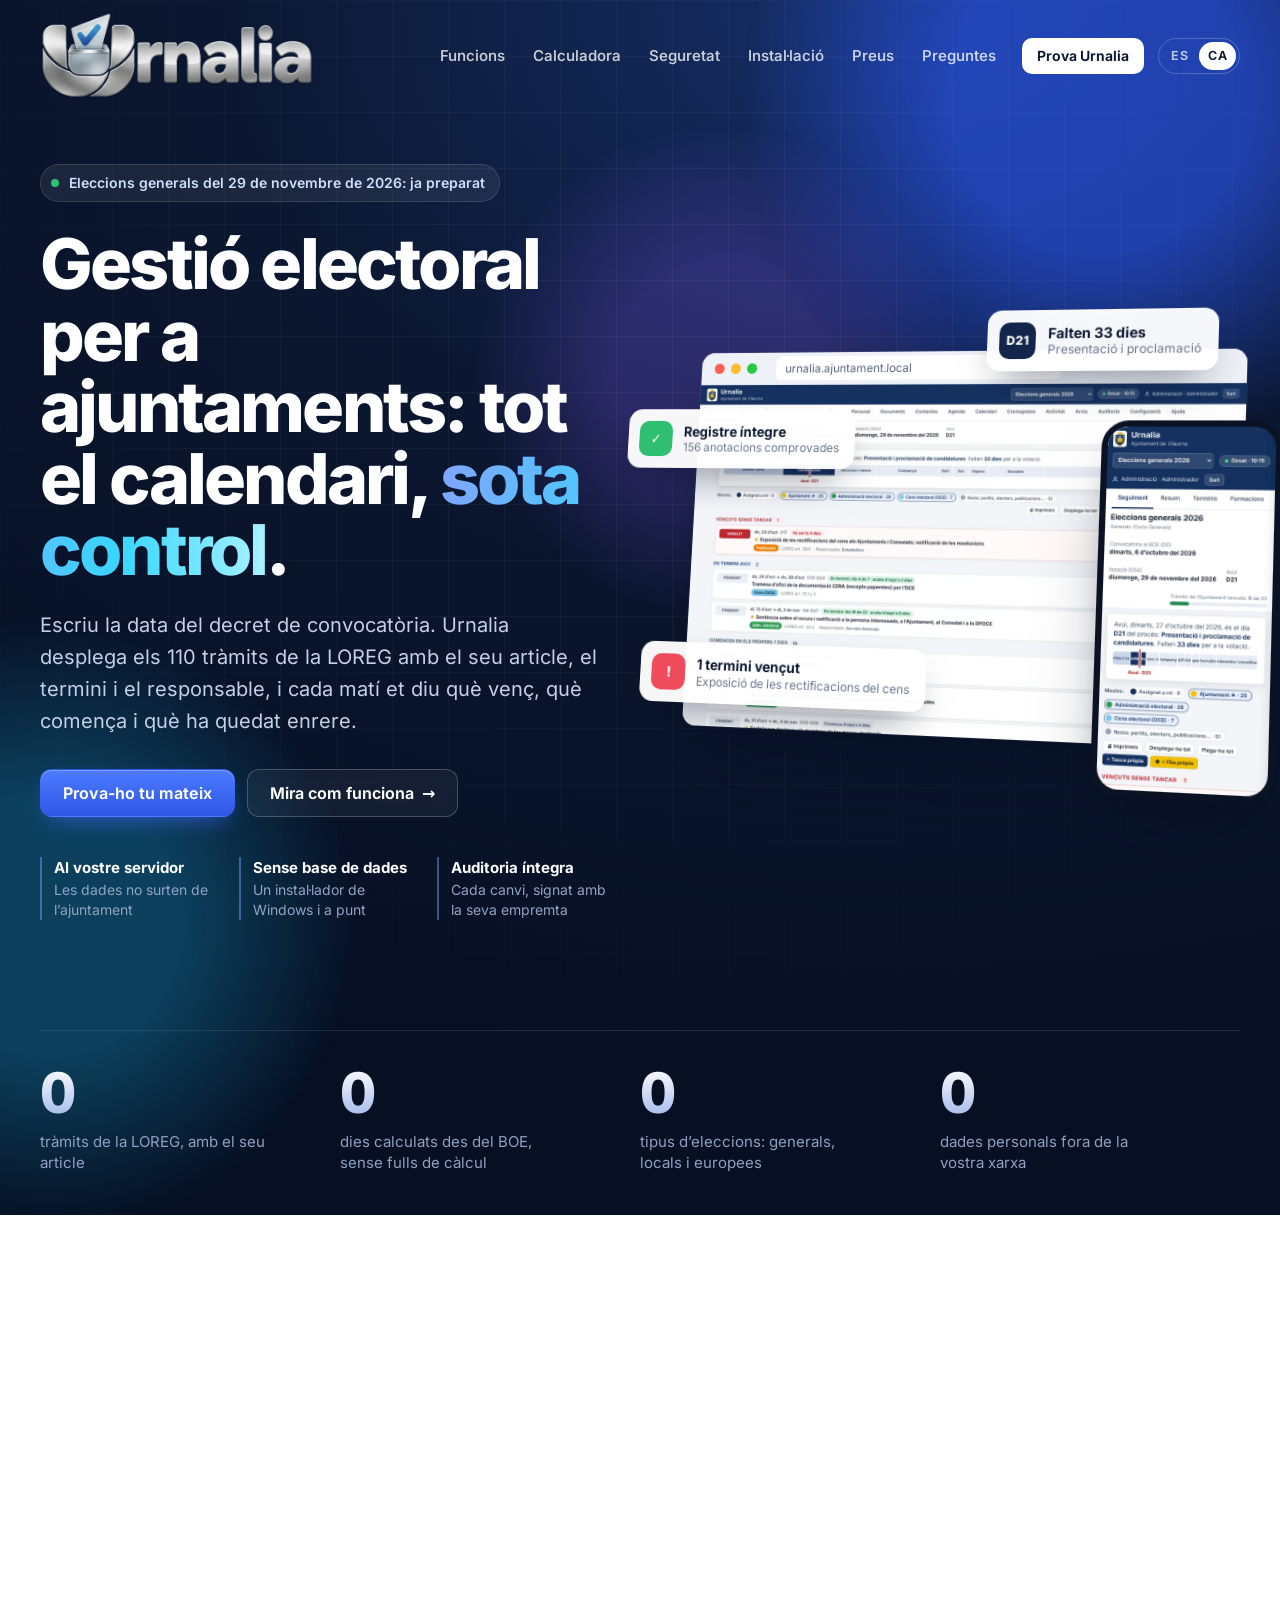
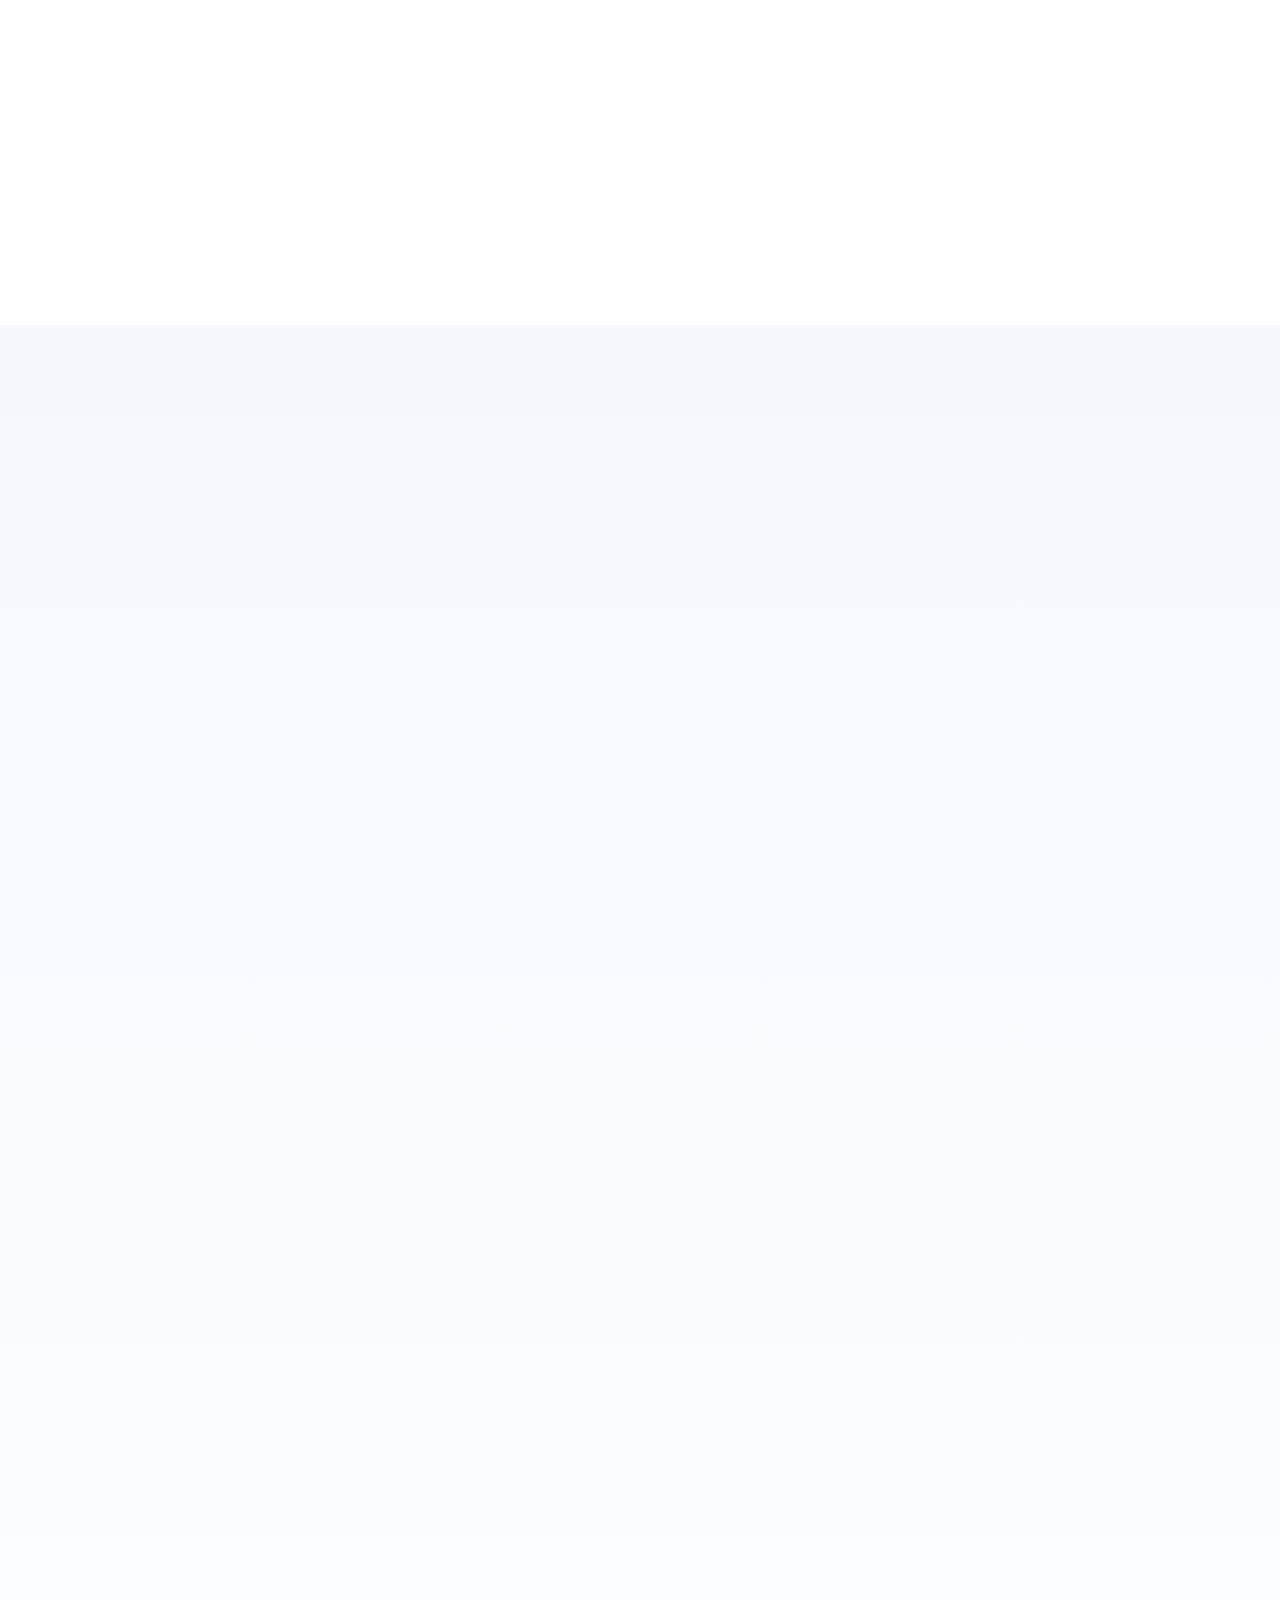
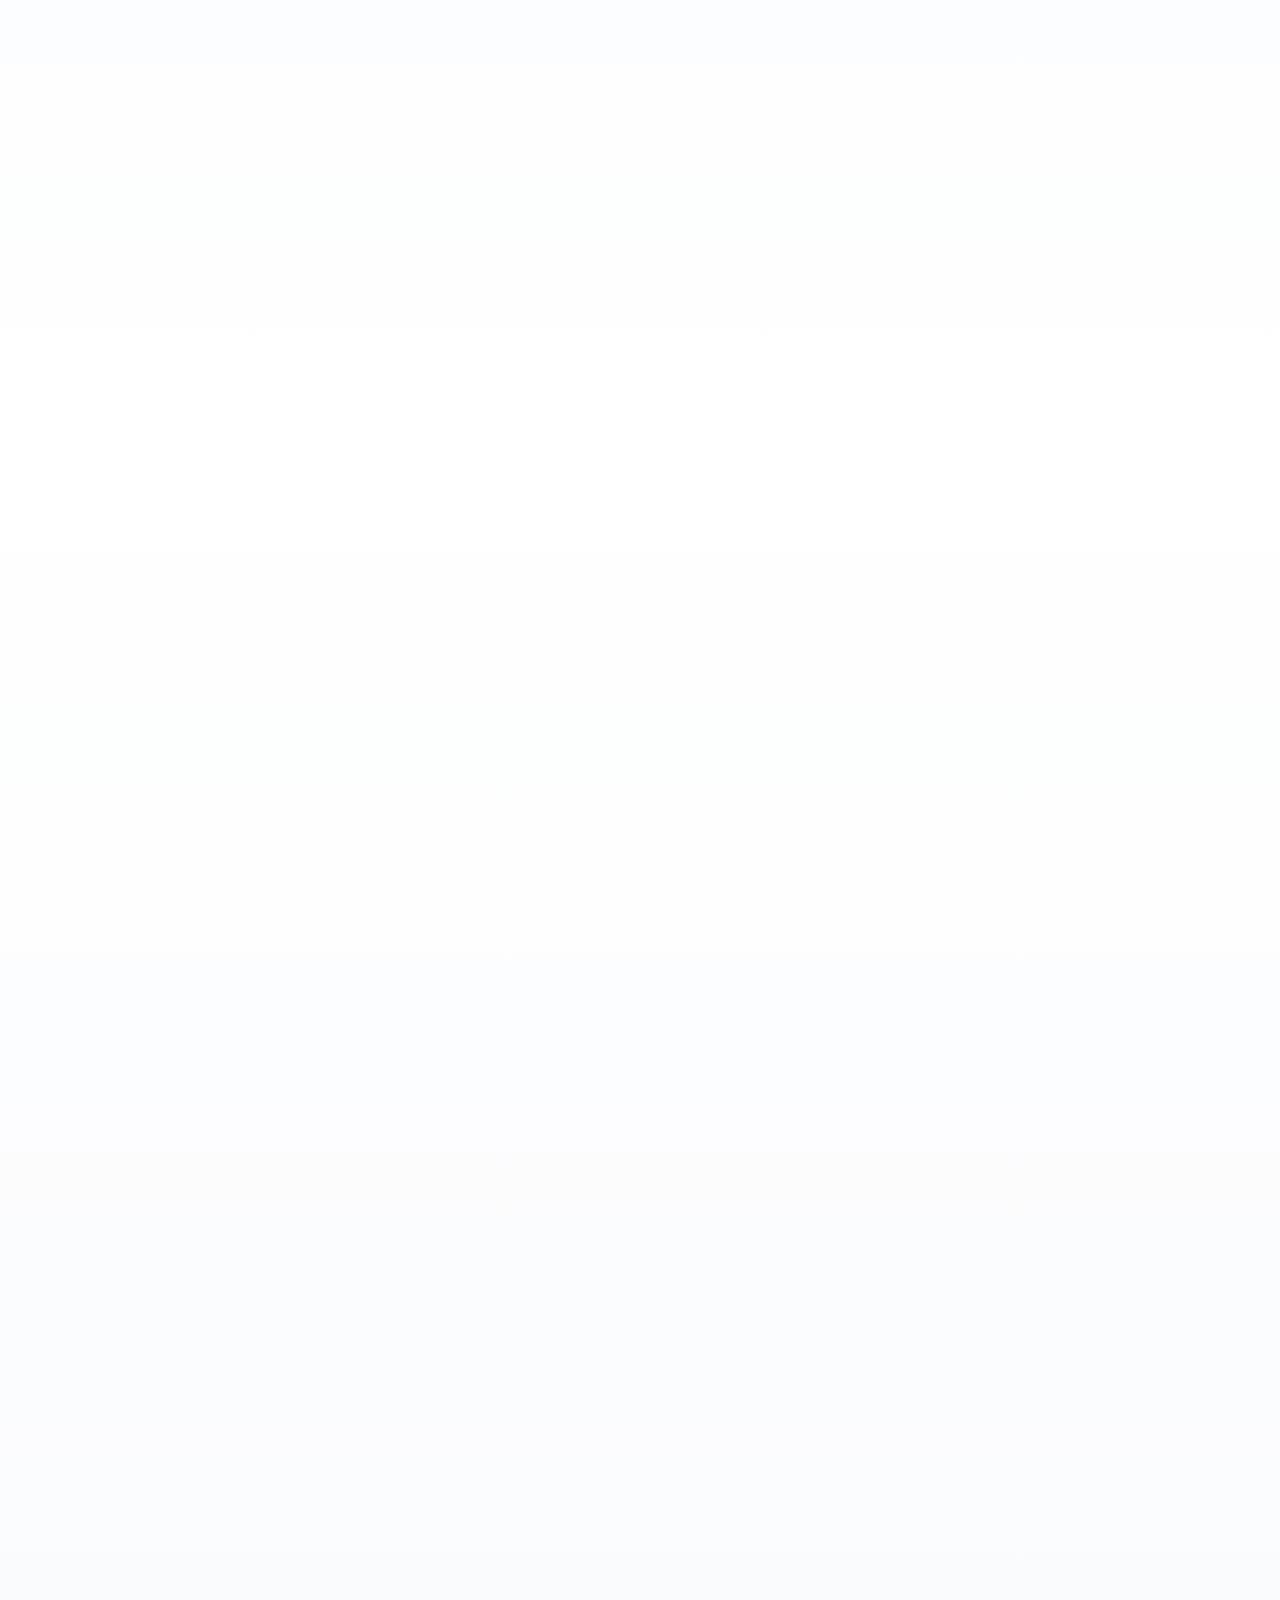
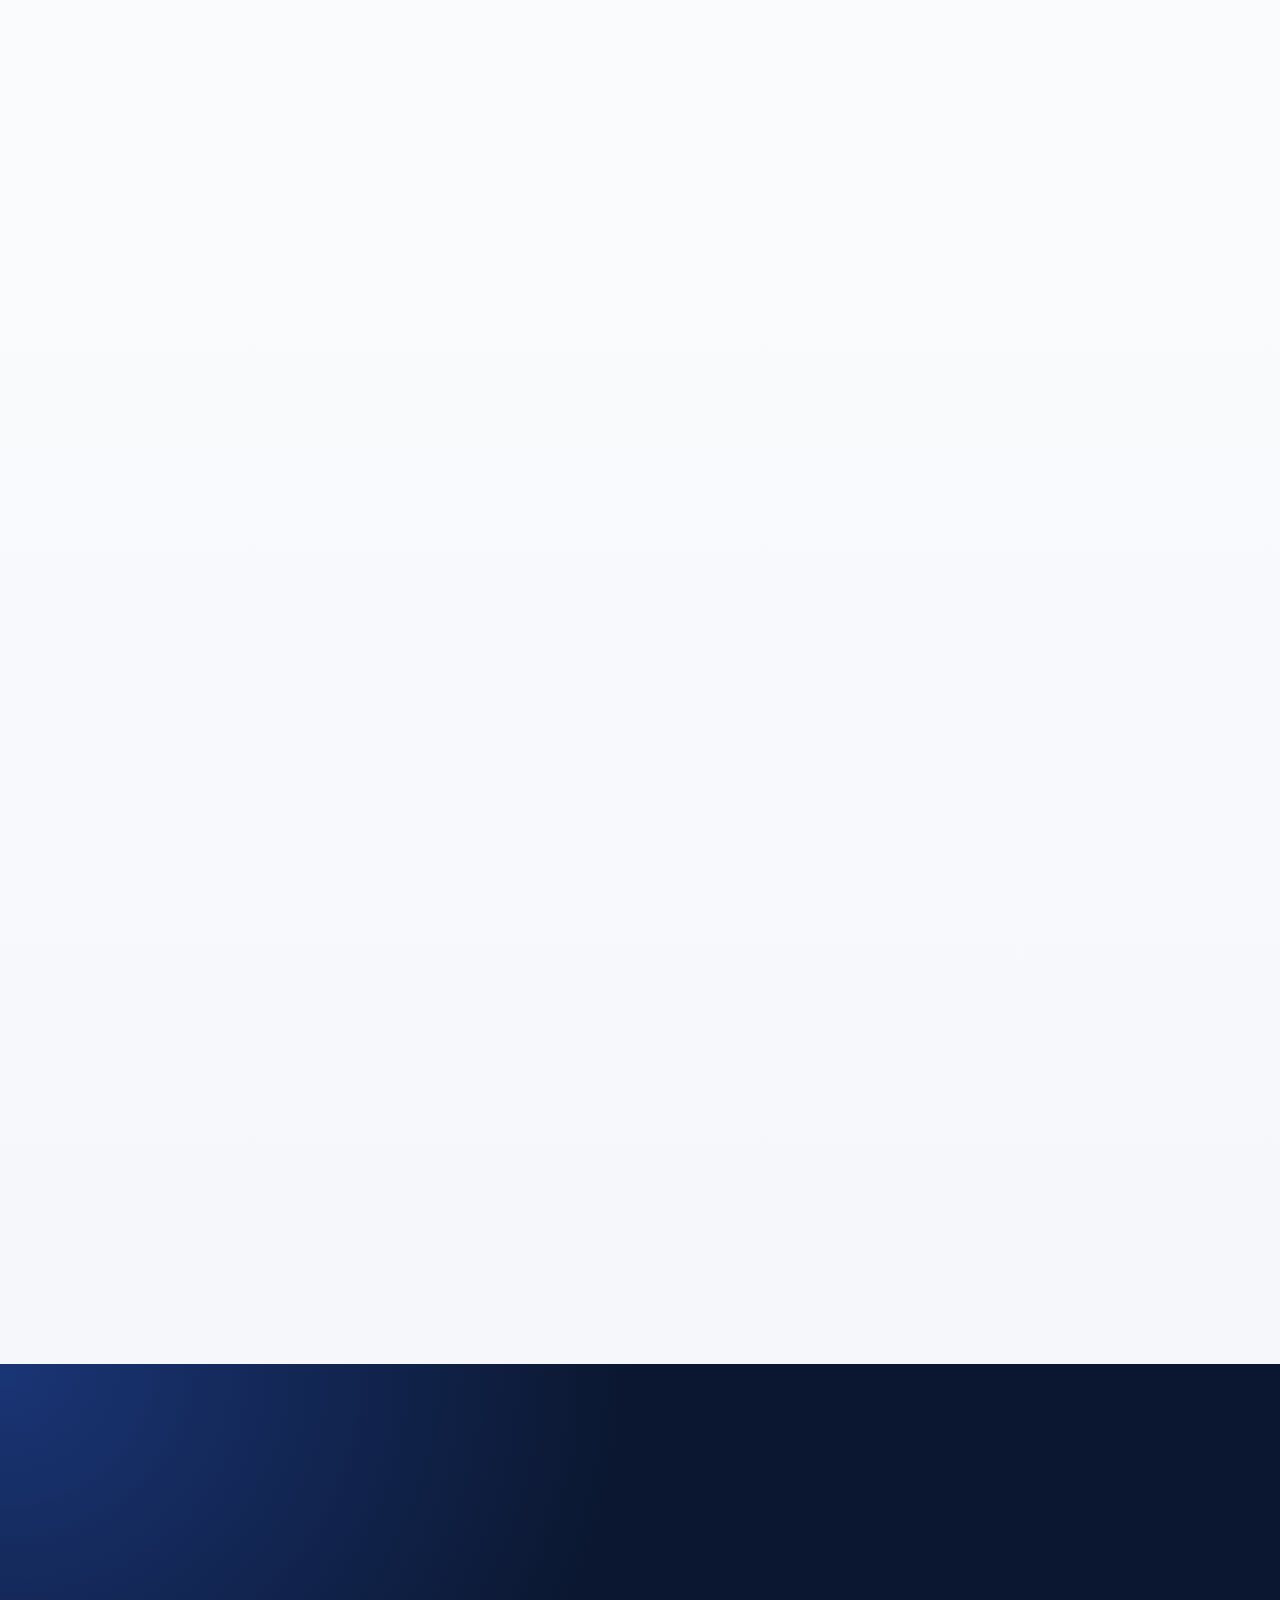
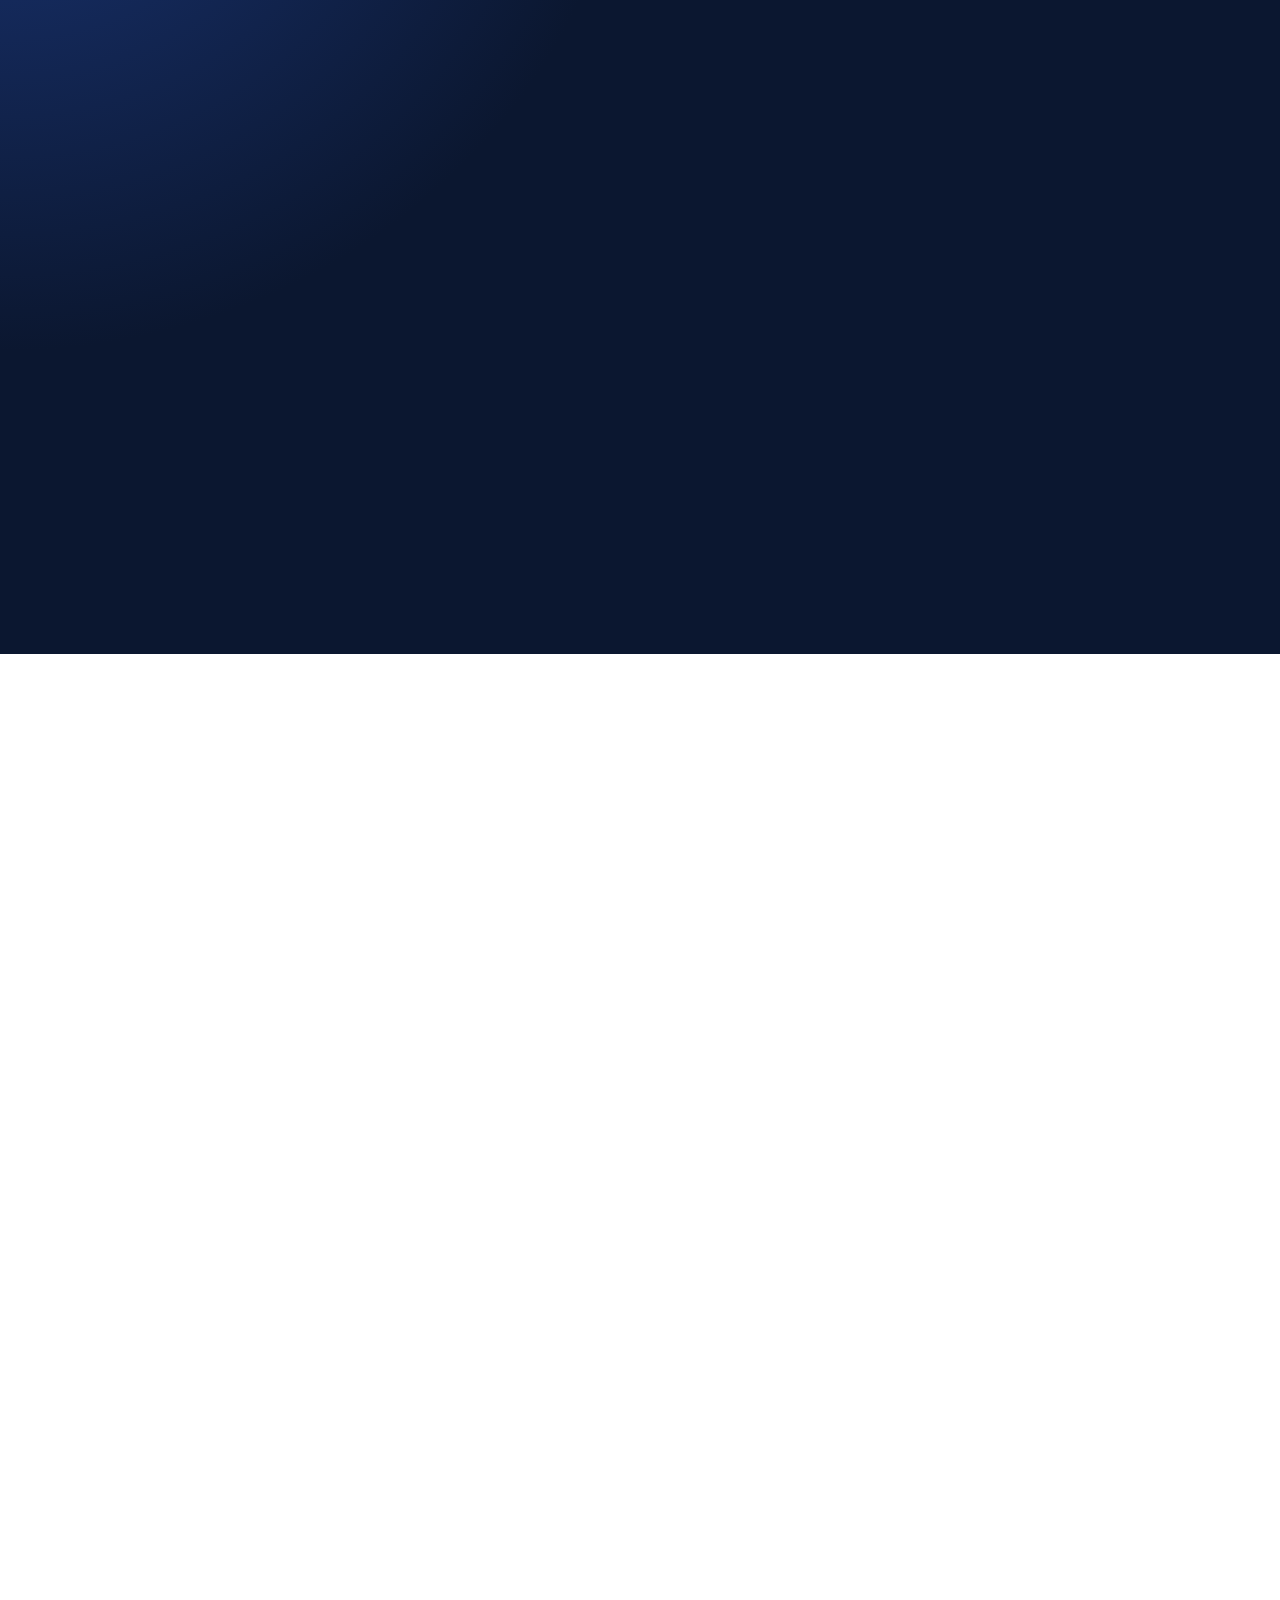
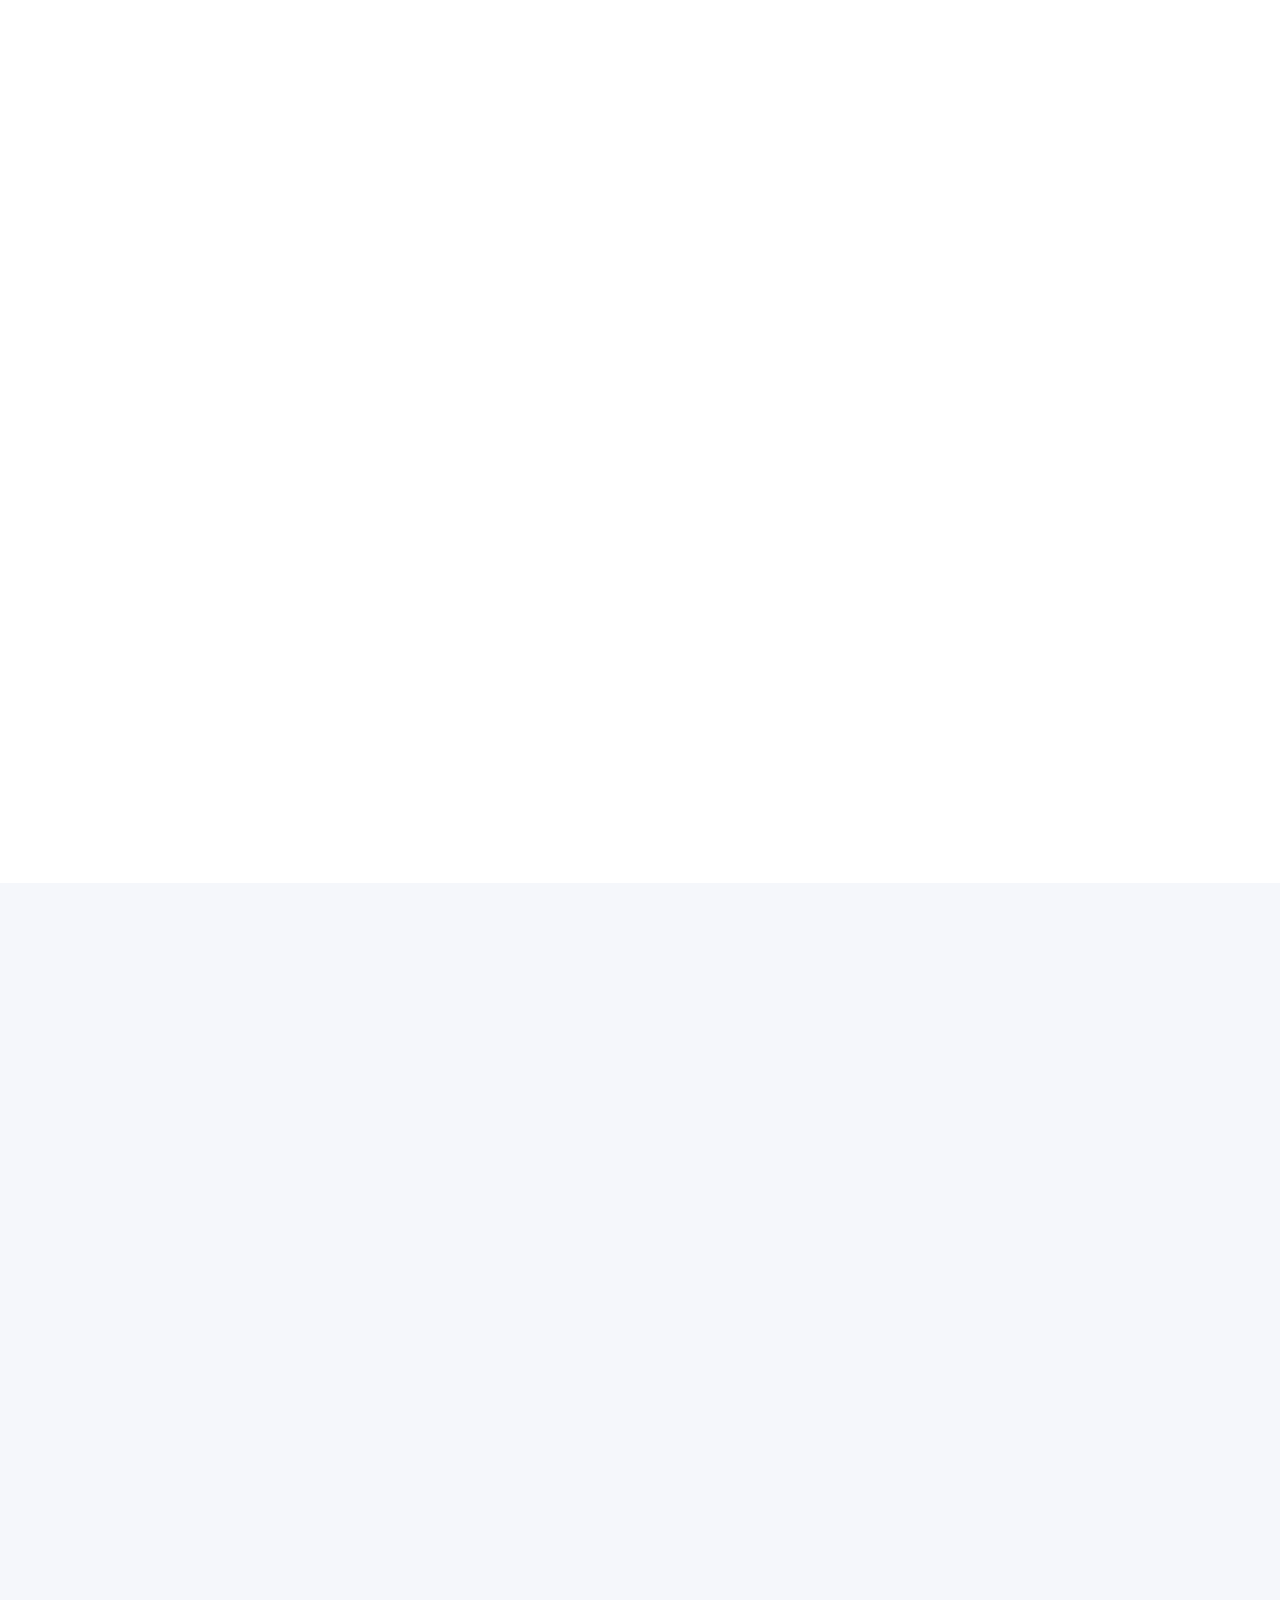
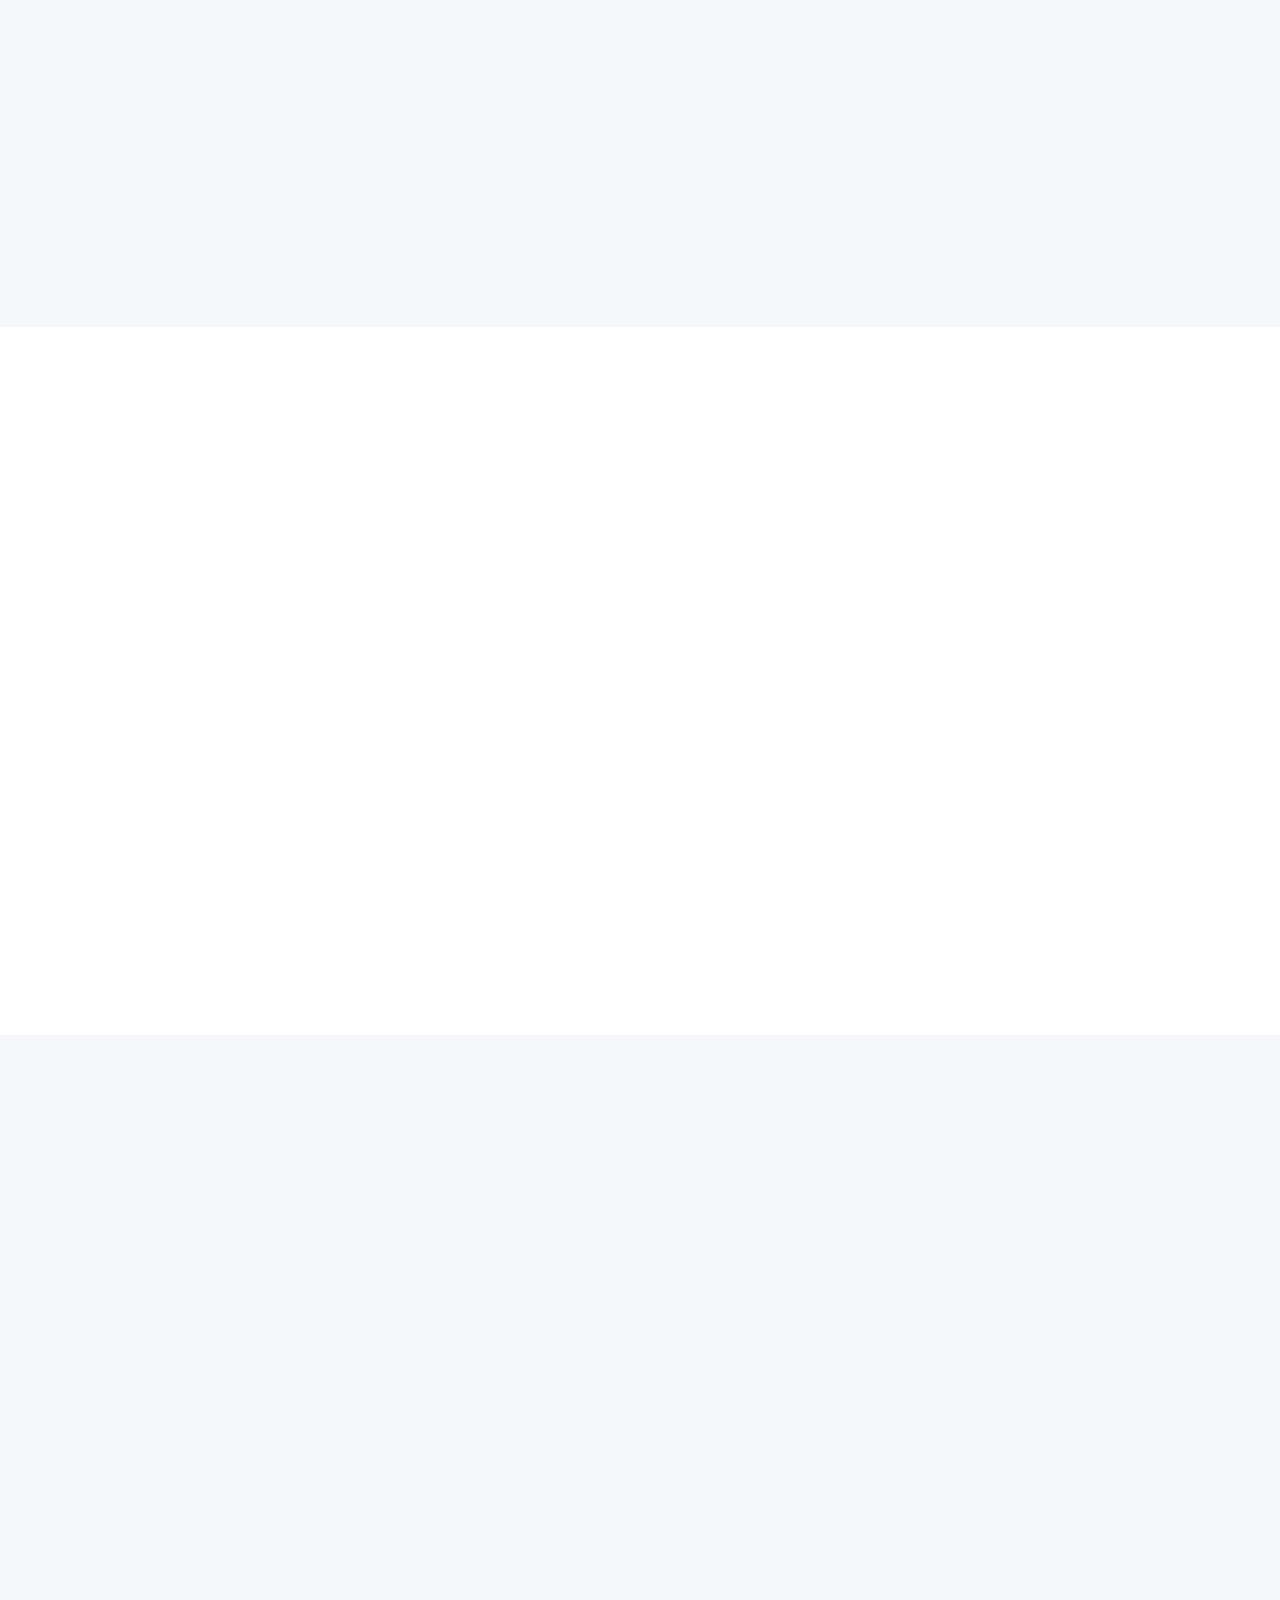
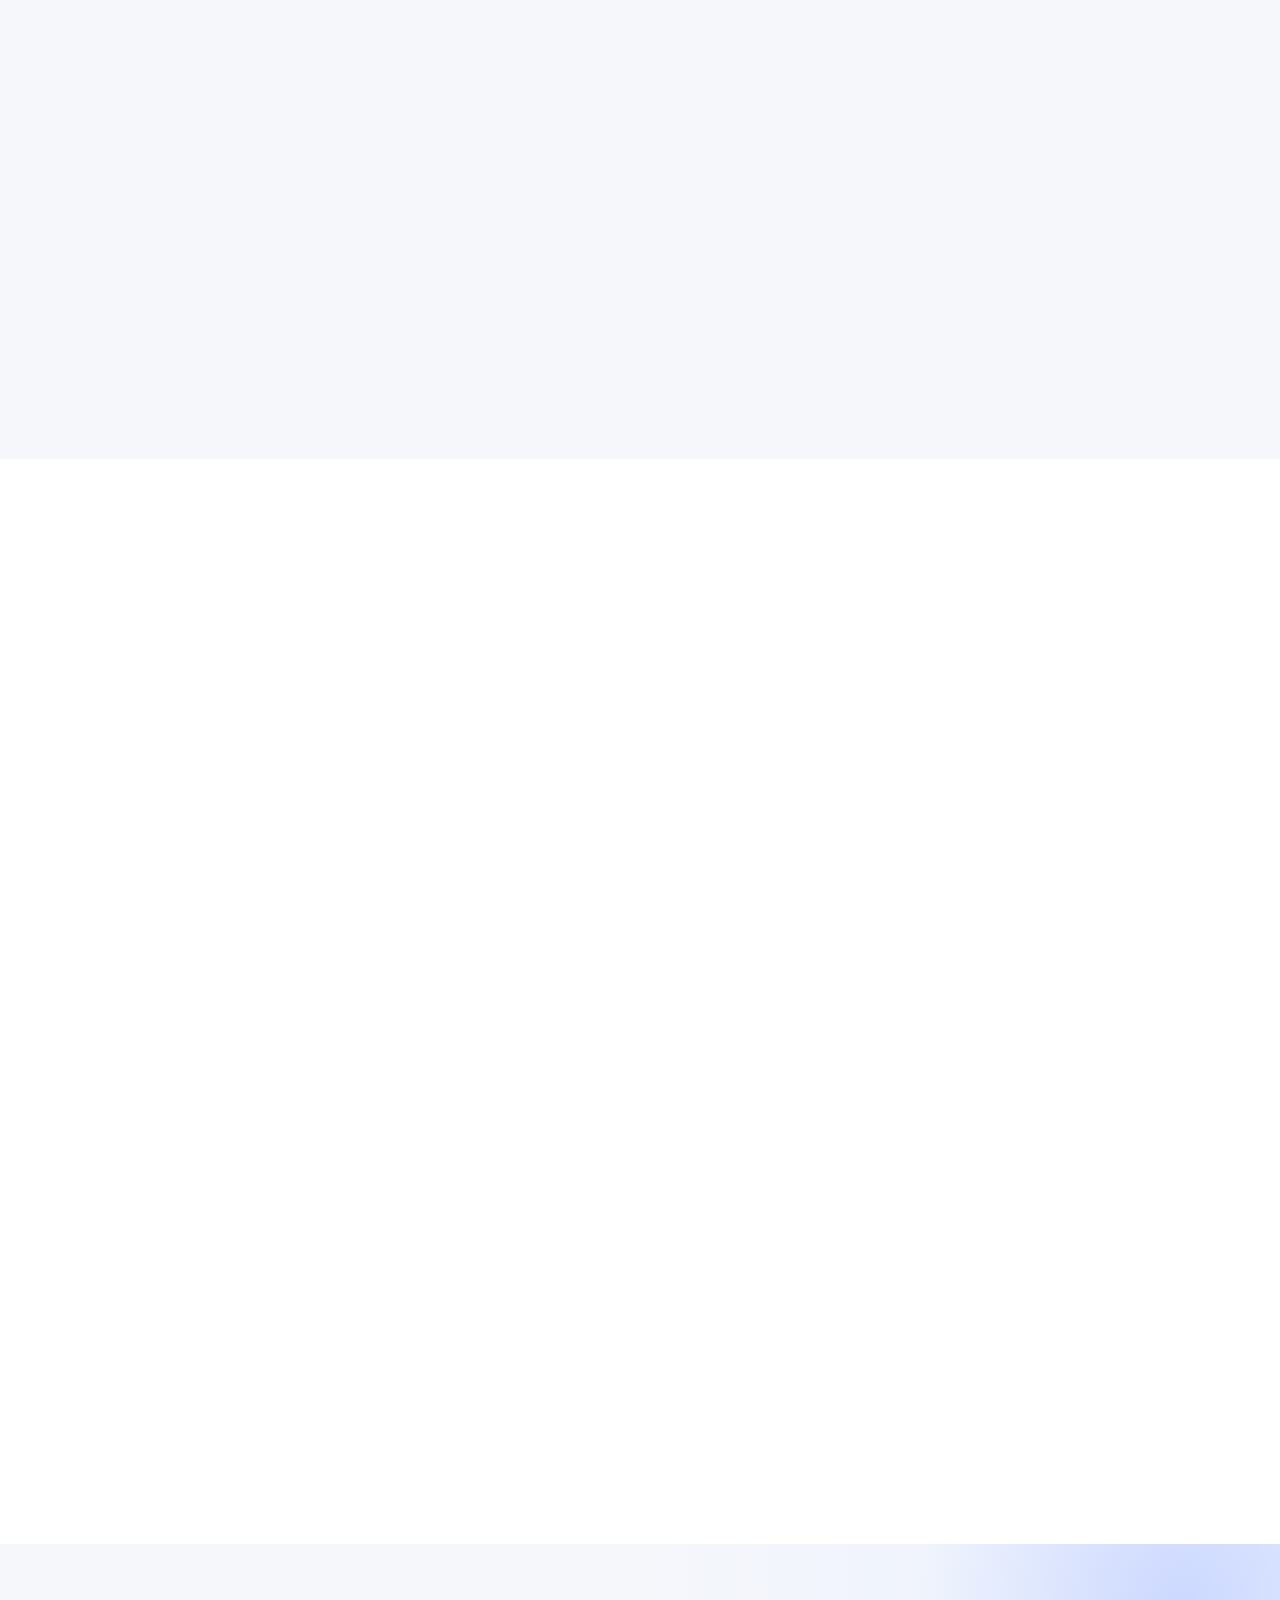
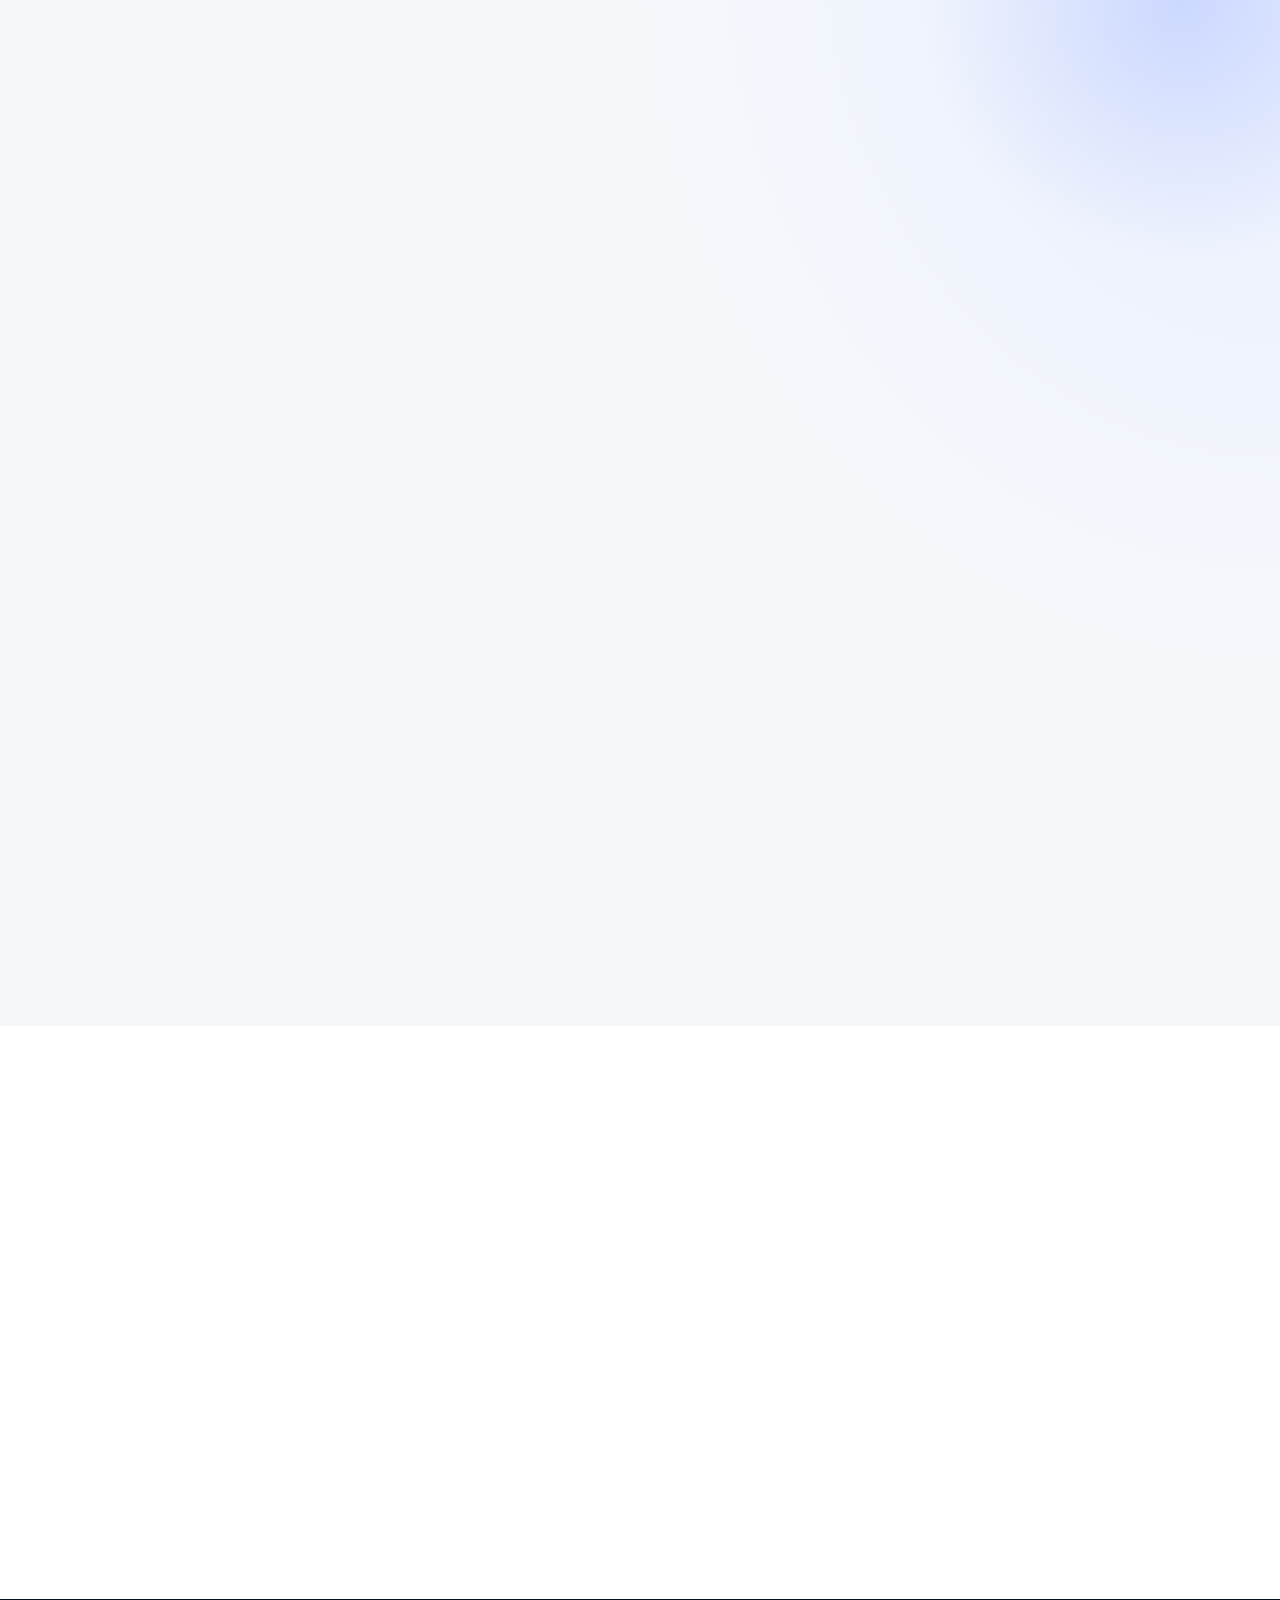
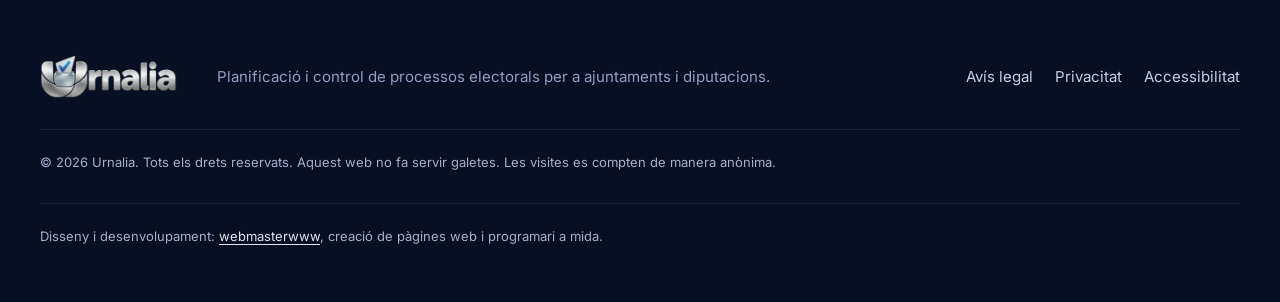
<file: ca/index.html>
<!doctype html>
<html lang="ca">
<head>
<meta charset="utf-8">
<meta name="viewport" content="width=device-width, initial-scale=1">
<meta http-equiv="Content-Security-Policy" content="default-src 'none'; script-src 'self'; style-src 'self'; img-src 'self' data: https://urnalia.goatcounter.com; font-src 'self'; connect-src 'self' https://urnalia.goatcounter.com; manifest-src 'self'; base-uri 'none'; form-action 'none'; object-src 'none'; upgrade-insecure-requests">
<meta name="referrer" content="strict-origin-when-cross-origin">
<title>Urnalia · Programa de gestió electoral per a ajuntaments</title>
<meta name="description" content="Programa per a ajuntaments: calcula els terminis de la LOREG, avisa de cada tràmit i organitza meses, locals, documents i personal electoral.">
<link rel="canonical" href="https://urnalia.es/ca/">
<link rel="alternate" hreflang="es" href="https://urnalia.es/">
<link rel="alternate" hreflang="ca" href="https://urnalia.es/ca/">
<link rel="alternate" hreflang="x-default" href="https://urnalia.es/">
<meta property="og:type" content="website">
<meta property="og:locale" content="ca_ES">
<meta property="og:locale:alternate" content="es_ES">
<meta property="og:site_name" content="Urnalia">
<meta property="og:title" content="Urnalia · El calendari electoral de l’ajuntament, sota control">
<meta property="og:description" content="Terminis de la LOREG calculats al dia, avisos, meses, formacions, auditoria i permisos per caselles. Instal·lat als vostres servidors.">
<meta property="og:url" content="https://urnalia.es/ca/">
<meta property="og:image" content="https://urnalia.es/img/og.png">
<meta name="twitter:card" content="summary_large_image">
<meta name="theme-color" content="#0b1730">
<link rel="icon" href="/img/logo.svg" type="image/svg+xml">
<link rel="apple-touch-icon" href="/img/icono-180.png">
<link rel="preload" href="/fonts/inter-latin-wght-normal.woff2" as="font" type="font/woff2" crossorigin>
<link rel="stylesheet" href="/css/site.css">
<script src="/js/site.js" defer></script>
<script type="application/ld+json">[{"@context":"https://schema.org","@type":"Organization","@id":"https://urnalia.es/#org","name":"Urnalia","url":"https://urnalia.es/","logo":"https://urnalia.es/img/icono-180.png","email":"info@urnalia.es"},{"@context":"https://schema.org","@type":"SoftwareApplication","name":"Urnalia","url":"https://urnalia.es/ca/","inLanguage":"ca","applicationCategory":"BusinessApplication","operatingSystem":"Windows","description":"Urnalia calcula els terminis de la LOREG des de la convocatòria, avisa del que toca cada dia i ordena formacions, locals, meses, documents i personal. S’instal·la als servidors de l’ajuntament.","publisher":{"@id":"https://urnalia.es/#org"},"image":"https://urnalia.es/img/og.png","offers":{"@type":"Offer","price":"300","priceCurrency":"EUR","url":"https://urnalia.es/ca/#precios"}}]</script>
<script type="application/ld+json">{"@context":"https://schema.org","@type":"FAQPage","mainEntity":[{"@type":"Question","name":"Substitueix les aplicacions de l’Oficina del Cens Electoral?","acceptedAnswer":{"@type":"Answer","text":"No. El sorteig de meses i el cens es continuen fent amb les eines oficials. Urnalia organitza la feina al voltant: terminis, responsables, meses importades dels vostres llistats, personal, documents i seguiment."}},{"@type":"Question","name":"D’on surten els terminis?","acceptedAnswer":{"@type":"Answer","text":"De la Llei orgànica del règim electoral general i de les instruccions de la Junta Electoral Central, amb l’article indicat a cada tràmit. El còmput parteix de la publicació del decret al BOE (dia 0) i arriba a la votació (dia 54) i a la constitució de la corporació en les locals."}},{"@type":"Question","name":"I si la Junta Electoral canvia una data?","acceptedAnswer":{"@type":"Answer","text":"S’ajusta a mà a la fitxa del tràmit. El programa demana el motiu, per exemple l’acord de la Junta de Zona, i l’anota al registre d’auditoria amb el nom de qui l’ha canviat."}},{"@type":"Question","name":"La prova en línia desa el que escric?","acceptedAnswer":{"@type":"Answer","text":"Només al vostre navegador, i fins a la nit. Cada visitant té la seva pròpia còpia de les dades d’exemple, no s’envia res a cap servidor i cada nit tot torna al punt de partida. No es poden pujar fitxers."}},{"@type":"Question","name":"Necessita internet?","acceptedAnswer":{"@type":"Answer","text":"No. Funciona dins de la xarxa de l’ajuntament, fins i tot en un equip sense connexió. Només cal internet per descarregar una versió nova."}},{"@type":"Question","name":"Quants usuaris pot tenir?","acceptedAnswer":{"@type":"Answer","text":"Els que necessiteu. La llicència no es cobra per usuari."}},{"@type":"Question","name":"Què passa amb les dades d’unes eleccions quan acaba el procés?","acceptedAnswer":{"@type":"Answer","text":"S’arxiven íntegres i queden en mode de només lectura, consultables a «Arxiu». Les eleccions següents poden portar locals, meses i formacions de les anteriors."}},{"@type":"Question","name":"Es pot provar abans de comprar?","acceptedAnswer":{"@type":"Answer","text":"Sí, i sense instal·lar res. Demaneu l’accés a la prova en línia i entreu-hi des del navegador: és el programa complet amb un ajuntament d’exemple, en català i en castellà. Si després el voleu veure amb algú que us l’expliqui, us fem una demostració guiada per videoconferència."}}]}</script>
</head>
<body>
<a class="skip" href="#contenido">Salta al contingut</a>

<header class="nav" id="nav">
  <div class="wrap nav-in">
    <a class="brand" href="#inicio" aria-label="Urnalia, inici"><img class="brand-logo" src="/img/urnalia-logo.webp" alt="" width="274" height="88"></a>
    <button class="nav-toggle" id="navToggle" aria-expanded="false" aria-controls="navMenu"><span class="sr">Menú</span><i></i><i></i><i></i></button>
    <nav id="navMenu" aria-label="Principal">
      <a href="#funciones">Funcions</a>
      <a href="#calculadora">Calculadora</a>
      <a href="#seguridad">Seguretat</a>
      <a href="#instalacion">Instal·lació</a>
      <a href="#precios">Preus</a>
      <a href="#preguntas">Preguntes</a>
      <a class="btn btn-sm btn-light" href="#prueba">Prova Urnalia</a>
      <span class="lang-sw" role="group" aria-label="Idioma"><a href="/" lang="es" hreflang="es" title="Castellano">ES</a><a href="/ca/" lang="ca" hreflang="ca" aria-current="page" title="Català">CA</a></span>
    </nav>
  </div>
</header>

<main id="contenido">

<!-- PORTADA -->
<section class="hero" id="inicio">
  <div class="hero-bg" aria-hidden="true"><span class="orb o1"></span><span class="orb o2"></span><span class="orb o3"></span><span class="grid"></span></div>
  <div class="wrap hero-in">
    <div class="hero-copy">
      <p class="eyebrow"><span class="dot"></span>Eleccions generals del 29 de novembre de 2026: ja preparat</p>
      <h1>Gestió electoral per a ajuntaments: tot el calendari, <em>sota control</em>.</h1>
      <p class="lead">Escriu la data del decret de convocatòria. Urnalia desplega els 110 tràmits de la LOREG amb el seu article, el termini i el responsable, i cada matí et diu què venç, què comença i què ha quedat enrere.</p>
      <div class="cta">
        <a class="btn btn-primary" href="#prueba">Prova-ho tu mateix</a>
        <a class="btn btn-ghost" href="#funciones">Mira com funciona <span aria-hidden="true">→</span></a>
      </div>
      <ul class="hero-facts">
        <li><b>Al vostre servidor</b>Les dades no surten de l’ajuntament</li>
        <li><b>Sense base de dades</b>Un instal·lador de Windows i a punt</li>
        <li><b>Auditoria íntegra</b>Cada canvi, signat amb la seva empremta</li>
      </ul>
    </div>
    <div class="hero-shot" aria-hidden="true">
      <div class="tilt" id="tilt">
        <div class="browser">
          <div class="bar"><i></i><i></i><i></i><span>urnalia.ajuntament.local</span></div>
          <img src="/img/capturas/ca/seguimiento-sm.webp" srcset="/img/capturas/ca/seguimiento-sm.webp 1200w, /img/capturas/ca/seguimiento.webp 2400w" sizes="(max-width: 900px) 92vw, 640px" alt="Pantalla de seguiment d’Urnalia amb els terminis electorals del dia" width="1200" height="750" fetchpriority="high">
        </div>
        <div class="float f-phone"><img src="/img/capturas/ca/movil.webp" alt="Urnalia al mòbil" width="260" height="563"></div>
        <div class="float f-badge f1"><span class="ok">✓</span><div><b>Registre íntegre</b><small>156 anotacions comprovades</small></div></div>
        <div class="float f-badge f2"><span class="warn">!</span><div><b>1 termini vençut</b><small>Exposició de les rectificacions del cens</small></div></div>
        <div class="float f-badge f3"><span class="day">D21</span><div><b>Falten 33 dies</b><small>Presentació i proclamació</small></div></div>
      </div>
    </div>
  </div>
  <div class="wrap stats" id="stats">
    <div><b data-count="110">110</b><span>tràmits de la LOREG, amb el seu article</span></div>
    <div><b data-count="54">54</b><span>dies calculats des del BOE, sense fulls de càlcul</span></div>
    <div><b data-count="3">3</b><span>tipus d’eleccions: generals, locals i europees</span></div>
    <div><b data-count="0">0</b><span>dades personals fora de la vostra xarxa</span></div>
  </div>
</section>

<!-- PROBLEMA -->
<section class="section problem">
  <div class="wrap narrow reveal">
    <p class="kicker">Per què existeix</p>
    <h2>Unes eleccions són cinquanta-quatre dies sense marge d’error.</h2>
    <p class="big">La Junta Electoral Central publica el calendari en PDF. Després, a cada ajuntament, algú el copia en un full de càlcul, el reparteix per correu i confia que ningú no s’oblidi del sorteig de meses, de l’exposició del cens o dels llocs per a la campanya. Quan la Junta mou una data, el full ja no serveix.</p>
    <p class="big">Urnalia neix d’aquesta experiència en una secretaria municipal. Substitueix el full, el correu i la memòria per un únic lloc on hi ha tot: el termini legal, qui el porta, en quin punt és i quin document l’acredita.</p>
  </div>
</section>

<!-- FUNCIONES -->
<section class="section features" id="funciones">
  <div class="wrap">
    <div class="head reveal">
      <p class="kicker">Funcions</p>
      <h2>Tot el procés, de la convocatòria a la constitució de la corporació.</h2>
      <p>Fes clic a qualsevol captura per veure-la a mida completa. Són pantalles reals del programa amb dades de demostració.</p>
    </div>

    <article class="feat reveal">
      <div class="feat-txt">
        <span class="num">01</span>
        <h3>Seguiment: què toca avui</h3>
        <p>En entrar, el primer que veus és la jornada: els terminis vençuts sense tancar, els que són en curs, els que vencen avui i els que comencen en els propers set dies. La barra de fases situa el dia del procés (D21, D38…) i compta el que falta per a la votació.</p>
        <ul class="ticks"><li>Filtre per responsable: Ajuntament, Junta, Oficina del Cens, partits</li><li>Notes i responsables a cada tràmit</li><li>Informe de situació imprimible per a la reunió del matí</li></ul>
      </div>
      <button class="shot" data-full="/img/capturas/ca/seguimiento.webp" aria-label="Amplia la captura de Seguiment"><img src="/img/capturas/ca/seguimiento-sm.webp" alt="Pantalla de Seguiment amb terminis vençuts, en termini avui i propers" loading="lazy" width="1200" height="750"></button>
    </article>

    <article class="feat rev reveal">
      <div class="feat-txt">
        <span class="num">02</span>
        <h3>Terminis legals amb el seu article</h3>
        <p>Cada tràmit porta l’article de la LOREG o la instrucció de la Junta que el sustenta, les dates d’inici i de fi i la forma de còmput. Si la Junta Electoral acorda una altra data, es canvia i el programa demana el motiu, que queda al registre d’auditoria.</p>
        <ul class="ticks"><li>Generals, locals i europees, amb les seves diferències</li><li>Tasques i fites pròpies de l’ajuntament</li><li>Moure les eleccions ho recalcula tot a l’instant</li></ul>
      </div>
      <button class="shot" data-full="/img/capturas/ca/plazos.webp" aria-label="Amplia la captura de Terminis"><img src="/img/capturas/ca/plazos-sm.webp" alt="Llista de tràmits amb article de la LOREG, dates i estat" loading="lazy" width="1200" height="750"></button>
    </article>

    <article class="feat reveal">
      <div class="feat-txt">
        <span class="num">03</span>
        <h3>Resum i fites del procés</h3>
        <p>Una vista de direcció per al secretari o l’alcalde: fites de la convocatòria a la proclamació d’electes, terminis oberts, vençuts i tràmits municipals tancats. S’imprimeix en un full A4 per a la junta de portaveus.</p>
        <ul class="ticks"><li>Fites pròpies marcades amb un rombe</li><li>Comptadors del que està tancat i del que està pendent</li></ul>
      </div>
      <button class="shot" data-full="/img/capturas/ca/panel.webp" aria-label="Amplia la captura de Resum"><img src="/img/capturas/ca/panel-sm.webp" alt="Resum amb fites del procés i comptadors" loading="lazy" width="1200" height="750"></button>
    </article>

    <div class="gallery reveal">
      <div class="gal-tabs" role="tablist" aria-label="Més vistes del programa">
        <button role="tab" aria-selected="true" data-g="gantt">Cronograma</button>
        <button role="tab" aria-selected="false" data-g="calendario">Calendari</button>
        <button role="tab" aria-selected="false" data-g="agenda">Agenda</button>
        <button role="tab" aria-selected="false" data-g="ficha">Fitxa d’un tràmit</button>
      </div>
      <div class="gal-stage">
        <button class="shot wide" id="galShot" data-full="/img/capturas/ca/gantt.webp" aria-label="Amplia la captura"><img id="galImg" src="/img/capturas/ca/gantt-sm.webp" alt="Cronograma dels tràmits electorals" loading="lazy" width="1200" height="750"></button>
        <p class="gal-cap" id="galCap">Diagrama de Gantt dels 54 dies, amb la línia d’avui i la de la votació. Es veu d’un cop d’ull quins tràmits s’encavalquen.</p>
      </div>
    </div>

    <article class="feat rev reveal">
      <div class="feat-txt">
        <span class="num">04</span>
        <h3>Locals, meses i jornada electoral</h3>
        <p>Enganxa les meses des de l’Excel de l’Oficina del Cens i Urnalia crea els locals, les meses i els seus nou membres. Porta el compte de notificacions, excuses i suplents, i prepara la jornada: espais per a la campanya, banderoles, pancartes i prismes.</p>
        <ul class="ticks"><li>Codis d’alarma dels col·legis, visibles només amb permís</li><li>Llistats imprimibles per local</li><li>Portar els locals d’unes eleccions anteriors</li></ul>
      </div>
      <button class="shot" data-full="/img/capturas/ca/mesas.webp" aria-label="Amplia la captura de Meses"><img src="/img/capturas/ca/mesas-sm.webp" alt="Locals i meses amb membres notificats" loading="lazy" width="1200" height="750"></button>
    </article>

    <article class="feat reveal">
      <div class="feat-txt">
        <span class="num">05</span>
        <h3>Formacions, candidatures i documents</h3>
        <p>Representants, telèfons i correus de cada formació; candidatures proclamades amb el seu seguiment; i els documents adjunts a cada tràmit (decrets, actes, notificacions), amb paperera per recuperar el que s’ha esborrat.</p>
        <ul class="ticks"><li>Enganxar des de l’Excel o portar-ho d’altres eleccions</li><li>Agenda de contactes de la Junta, l’OCE i els serveis municipals</li></ul>
      </div>
      <button class="shot" data-full="/img/capturas/ca/formaciones.webp" aria-label="Amplia la captura de Formacions"><img src="/img/capturas/ca/formaciones-sm.webp" alt="Formacions amb representants i candidatures proclamades" loading="lazy" width="1200" height="750"></button>
    </article>
  </div>
</section>

<!-- CALCULADORA -->
<section class="section calc" id="calculadora">
  <div class="wrap">
    <div class="calc-in reveal">
      <div class="calc-copy">
        <p class="kicker light">Prova-ho aquí</p>
        <h2>Tria la data de la votació.</h2>
        <p>És una mostra del càlcul que fa Urnalia: aquí veus sis dates clau; el programa en calcula cent deu. Funciona al teu navegador i no envia res enlloc.</p>
        <label class="calc-field"><span>Dia de la votació</span><input type="date" id="calcVot" value="2026-11-29"></label>
        <p class="calc-warn" id="calcWarn" hidden>Les eleccions se celebren en diumenge. Revisa la data.</p>
      </div>
      <ol class="timeline" id="calcOut" aria-live="polite">
        <li><span class="d">D0</span><div><b>Publicació del decret al BOE</b><time data-off="0"></time></div></li>
        <li><span class="d">D15</span><div><b>Presentació de candidatures</b><time data-off="15" data-to="20"></time></div></li>
        <li><span class="d">D25</span><div><b>Sorteig dels membres de les meses</b><time data-off="25" data-to="29"></time></div></li>
        <li><span class="d">D27</span><div><b>Proclamació de candidatures</b><time data-off="27"></time></div></li>
        <li><span class="d">D38</span><div><b>Campanya electoral</b><time data-off="38" data-to="52"></time></div></li>
        <li class="hl"><span class="d">D54</span><div><b>Votació</b><time data-off="54"></time></div></li>
      </ol>
    </div>
  </div>
</section>

<!-- SEGURIDAD -->
<section class="section security" id="seguridad">
  <div class="wrap">
    <div class="head reveal">
      <p class="kicker">Seguretat i protecció de dades</p>
      <h2>Pensat per a un servei d’informàtica municipal exigent.</h2>
      <p>Urnalia tracta noms, telèfons i membres de mesa. Per això s’instal·la dins de la xarxa de l’ajuntament i cada peça està feta perquè el responsable de seguretat la pugui revisar.</p>
    </div>
    <div class="sec-grid">
      <div class="card reveal"><div class="ic" aria-hidden="true"><svg viewBox="0 0 24 24"><path d="M4 7l8-4 8 4v6c0 4-3.4 7.4-8 8-4.6-.6-8-4-8-8z"/></svg></div><h3>Les dades es queden a casa</h3><p>S’instal·la en un equip o en un servidor de l’ajuntament. Cap núvol de tercers, cap transferència internacional, cap contracte d’encàrrec addicional.</p></div>
      <div class="card reveal"><div class="ic" aria-hidden="true"><svg viewBox="0 0 24 24"><rect x="4" y="10" width="16" height="11" rx="2"/><path d="M8 10V7a4 4 0 0 1 8 0v3"/></svg></div><h3>Permisos per caselles</h3><p>Per a cada usuari i cada part del programa: sense accés, veure o modificar. El servidor comprova el permís a cada operació; amagar un botó no n’hi ha prou.</p></div>
      <div class="card reveal"><div class="ic" aria-hidden="true"><svg viewBox="0 0 24 24"><path d="M9 12l2 2 4-4"/><path d="M12 3a9 9 0 1 0 0 18 9 9 0 0 0 0-18z"/></svg></div><h3>Auditoria encadenada</h3><p>Qui va canviar què, quan, des de quin equip, amb el valor anterior i el nou. Cada anotació porta una empremta SHA-256 enllaçada amb l’anterior: si algú edita el registre a mà, es detecta.</p></div>
      <div class="card reveal"><div class="ic" aria-hidden="true"><svg viewBox="0 0 24 24"><circle cx="9" cy="8" r="3.2"/><path d="M3 20c.7-3.4 3-5 6-5s5.3 1.6 6 5"/><path d="M16 4.5a3 3 0 0 1 0 6M18 15c1.8.6 2.7 2.2 3 5"/></svg></div><h3>Directori actiu</h3><p>Cada treballador entra amb el seu usuari de Windows, contra el controlador de domini per LDAPS o STARTTLS. Urnalia no desa aquestes contrasenyes.</p></div>
      <div class="card reveal"><div class="ic" aria-hidden="true"><svg viewBox="0 0 24 24"><path d="M4 6h16v12H4z"/><path d="M4 10h16M9 14h6"/></svg></div><h3>Còpies completes i restauració</h3><p>Còpies automàtiques en un ZIP amb l’empremta de cada fitxer, a la carpeta que trieu. Restaurar és un clic i abans es desa l’estat actual. L’auditoria no se sobreescriu mai.</p></div>
      <div class="card reveal"><div class="ic" aria-hidden="true"><svg viewBox="0 0 24 24"><path d="M8 4l-5 8 5 8M16 4l5 8-5 8"/></svg></div><h3>Codi sense dependències</h3><p>El servidor no fa servir paquets de tercers: menys peces per mantenir i cap vulnerabilitat heretada de llibreries alienes. Contrasenyes amb PBKDF2 i sessions que caduquen soles.</p></div>
    </div>
    <p class="note reveal">Urnalia s’ha dissenyat tenint presents el Reglament general de protecció de dades i l’Esquema Nacional de Seguretat. La categorització del sistema i la declaració de conformitat corresponen a cada entitat; us facilitem la documentació tècnica que l’acompanyi.</p>
  </div>
</section>

<!-- AUDITORÍA Y PERMISOS: capturas -->
<section class="section duo">
  <div class="wrap duo-in">
    <figure class="reveal"><button class="shot" data-full="/img/capturas/ca/auditoria.webp" aria-label="Amplia la captura d’Auditoria"><img src="/img/capturas/ca/auditoria-sm.webp" alt="Registre d’auditoria amb la comprovació d’integritat superada" loading="lazy" width="1200" height="750"></button><figcaption><b>Registre d’auditoria.</b> Filtres per data, usuari i tipus; exportació a Excel; comprovació d’integritat.</figcaption></figure>
    <figure class="reveal"><button class="shot" data-full="/img/capturas/ca/permisos.webp" aria-label="Amplia la captura de Permisos"><img src="/img/capturas/ca/permisos-sm.webp" alt="Finestra de permisos per caselles d’un usuari" loading="lazy" width="1200" height="750"></button><figcaption><b>Permisos per caselles.</b> Perfils a punt (Administrador, Secretaria, Consulta) o a mida.</figcaption></figure>
  </div>
</section>

<!-- INSTALACIÓN -->
<section class="section install" id="instalacion">
  <div class="wrap">
    <div class="head reveal">
      <p class="kicker">Instal·lació</p>
      <h2>Un instal·lador de Windows. Ni base de dades ni servidor web a part.</h2>
    </div>
    <div class="modes">
      <div class="mode reveal">
        <h3>En un equip</h3>
        <p>Per a un municipi petit: s’instal·la a l’ordinador de secretaria i s’obre des d’una drecera. Funciona sense connexió a internet.</p>
      </div>
      <div class="mode reveal featured">
        <h3>Servidor de xarxa</h3>
        <p>S’instal·la una vegada en un servidor i la resta del personal hi entra amb el navegador des del seu lloc. S’engega sol amb Windows i obre el port només per a la xarxa interna.</p>
      </div>
    </div>
    <ol class="steps reveal">
      <li><b>Instal·lar</b><span>S’executa l’instal·lador amb un compte d’administrador i es tria el mode.</span></li>
      <li><b>Crear l’administrador</b><span>Amb la clau d’instal·lació que el programa genera al mateix servidor.</span></li>
      <li><b>Donar d’alta les eleccions</b><span>Tipus i data. Els terminis apareixen calculats.</span></li>
      <li><b>Convidar l’equip</b><span>Usuaris propis o del directori actiu, amb els seus permisos.</span></li>
    </ol>
    <dl class="reqs reveal">
      <div><dt>Sistema</dt><dd>Windows 10, 11 o Windows Server de 64 bits</dd></div>
      <div><dt>Navegador</dt><dd>Edge, Chrome o Firefox actuals</dd></div>
      <div><dt>Espai</dt><dd>Uns 150 MB més els documents que hi adjunteu</dd></div>
      <div><dt>Actualitzar</dt><dd>S’executa l’instal·lador nou a sobre; les dades no es toquen</dd></div>
    </dl>
  </div>
</section>

<!-- HOJA DE RUTA -->
<section class="section roadmap">
  <div class="wrap">
    <div class="head reveal">
      <p class="kicker">En desenvolupament</p>
      <h2>El que arriba en les properes versions.</h2>
    </div>
    <div class="road">
      <div class="road-item reveal"><span class="tag">Personal electoral · ja a la 1.3</span><h3>Muntadors, coordinadors, cabines, administratius</h3><p>Tipus de personal i llocs que defineix el mateix ajuntament, vinculats a cada col·legi. Importació des de l’Excel amb validació de DNI i IBAN i exportació dels pagaments en SEPA i per a SICAL.</p></div>
      <div class="road-item reveal"><span class="tag">Calendaris</span><h3>Eleccions autonòmiques</h3><p>Calendaris oficials per tipus d’elecció, amb els articles de cada llei electoral autonòmica, comprovats amb convocatòries reals.</p></div>
      <div class="road-item reveal"><span class="tag">Idiomes</span><h3>Llengües cooficials</h3><p>El català ja es pot veure a la prova en línia. Després arribarà a la versió instal·lable, juntament amb el valencià, el gallec, el basc i els documents.</p></div>
      <div class="road-item reveal"><span class="tag">Documents</span><h3>Bans, edictes i avisos</h3><p>Plantilles amb l’escut de l’ajuntament, exportació a PDF i a calendari (ICS) i alertes per correu electrònic.</p></div>
    </div>
  </div>
</section>

<!-- PRECIOS -->
<section class="section pricing" id="precios">
  <div class="wrap">
    <div class="head reveal">
      <p class="kicker">Preus</p>
      <h2>Llicència per trams de població. Sense quotes per usuari.</h2>
      <p>Pagament únic per la llicència i un manteniment anual opcional que inclou les actualitzacions normatives. Imports pensats per cabre en un contracte menor.</p>
    </div>
    <div class="plans">
      <div class="plan reveal">
        <h3>Municipis</h3>
        <p class="price"><small>des de</small> 300 €</p>
        <p class="sub">llicència, IVA no inclòs</p>
        <ul class="ticks"><li>Usuaris il·limitats</li><li>Instal·lació en equip o servidor</li><li>Totes les funcions de la versió vigent</li><li>Import segons el tram de població</li></ul>
        <a class="btn btn-outline" href="#contacto">Demana pressupost</a>
      </div>
      <div class="plan reveal featured">
        <span class="ribbon">Recomanat</span>
        <h3>Diputacions</h3>
        <p class="price">Conveni provincial</p>
        <p class="sub">un contracte per a tots els municipis</p>
        <ul class="ticks"><li>Llicència per als ajuntaments de la província</li><li>Instal·lació centralitzada o a cada municipi</li><li>Formació als secretaris</li><li>Interlocutor únic</li></ul>
        <a class="btn btn-primary" href="#contacto">En parlem</a>
      </div>
      <div class="plan reveal">
        <h3>Manteniment</h3>
        <p class="price"><small>des de</small> 90 € <small>/any</small></p>
        <p class="sub">opcional, IVA no inclòs</p>
        <ul class="ticks"><li>Actualitzacions a cada canvi normatiu</li><li>Noves versions del programa</li><li>Suport per correu electrònic</li><li>Ajuda abans de cada convocatòria</li></ul>
        <a class="btn btn-outline" href="#contacto">Més informació</a>
      </div>
    </div>
  </div>
</section>

<!-- PREGUNTAS -->
<section class="section faq" id="preguntas">
  <div class="wrap narrow">
    <div class="head reveal">
      <p class="kicker">Preguntes freqüents</p>
      <h2>El que solen preguntar secretaries i informàtica.</h2>
    </div>
    <div class="qa reveal">
      <details><summary>Substitueix les aplicacions de l’Oficina del Cens Electoral?</summary><p>No. El sorteig de meses i el cens es continuen fent amb les eines oficials. Urnalia organitza la feina al voltant: terminis, responsables, meses importades dels vostres llistats, personal, documents i seguiment.</p></details>
      <details><summary>D’on surten els terminis?</summary><p>De la Llei orgànica del règim electoral general i de les instruccions de la Junta Electoral Central, amb l’article indicat a cada tràmit. El còmput parteix de la publicació del decret al BOE (dia 0) i arriba a la votació (dia 54) i a la constitució de la corporació en les locals.</p></details>
      <details><summary>I si la Junta Electoral canvia una data?</summary><p>S’ajusta a mà a la fitxa del tràmit. El programa demana el motiu, per exemple l’acord de la Junta de Zona, i l’anota al registre d’auditoria amb el nom de qui l’ha canviat.</p></details>
      <details><summary>La prova en línia desa el que escric?</summary><p>Només al vostre navegador, i fins a la nit. Cada visitant té la seva pròpia còpia de les dades d’exemple, no s’envia res a cap servidor i cada nit tot torna al punt de partida. No es poden pujar fitxers.</p></details>
      <details><summary>Necessita internet?</summary><p>No. Funciona dins de la xarxa de l’ajuntament, fins i tot en un equip sense connexió. Només cal internet per descarregar una versió nova.</p></details>
      <details><summary>Quants usuaris pot tenir?</summary><p>Els que necessiteu. La llicència no es cobra per usuari.</p></details>
      <details><summary>Què passa amb les dades d’unes eleccions quan acaba el procés?</summary><p>S’arxiven íntegres i queden en mode de només lectura, consultables a «Arxiu». Les eleccions següents poden portar locals, meses i formacions de les anteriors.</p></details>
      <details><summary>Es pot provar abans de comprar?</summary><p>Sí, i sense instal·lar res. Demaneu l’accés a la prova en línia i entreu-hi des del navegador: és el programa complet amb un ajuntament d’exemple, en català i en castellà. Si després el voleu veure amb algú que us l’expliqui, us fem una demostració guiada per videoconferència.</p></details>
    </div>
  </div>
</section>

<!-- PRUEBA ONLINE -->
<section class="section trial" id="prueba">
  <div class="wrap trial-in">
   <div class="trial-copy">
    <div class="head reveal">
      <p class="kicker">Prova en línia</p>
      <h2>Toqueu-lo vosaltres. Sense instal·lar res.</h2>
      <p>El programa complet al navegador, amb les eleccions generals d’un ajuntament fictici ja en marxa: terminis, meses, formacions, campanya i personal. Canvieu el que vulgueu; cada nit tot torna a començar.</p>
    </div>
    <ol class="steps trial-steps reveal">
      <li><b>Demaneu l’accés</b><span>Un correu amb el nom de l’ajuntament o de la diputació.</span></li>
      <li><b>Rebeu la contrasenya</b><span>Us l’enviem per correu, normalment el mateix dia.</span></li>
      <li><b>Entreu a la prova</b><span>Directament com a administració. Des de la barra de la demo també es pot veure com a secretaria.</span></li>
      <li><b>Trieu l’idioma</b><span>Català o castellano, i es canvia en qualsevol moment.</span></li>
    </ol>
    <div class="trial-cta reveal">
      <a class="btn btn-primary btn-lg" href="mailto:info@urnalia.es?subject=Acc%C3%A9s%20a%20la%20prova%20d%E2%80%99Urnalia&amp;body=Hola%3A%0A%0AS%C3%B3c%20%5Bnom%20i%20cognoms%5D%2C%20%5Bc%C3%A0rrec%5D%20de%20l%E2%80%99Ajuntament%20de%20%5Bmunicipi%5D%20(%5Bprov%C3%ADncia%5D).%0A%0AEns%20interessa%20avaluar%20Urnalia%20i%20voldr%C3%ADem%20rebre%20la%20contrasenya%20d%E2%80%99acc%C3%A9s%20a%20la%20prova%20en%20l%C3%ADnia.%0A%0ATel%C3%A8fon%20de%20contacte%3A%20%5Btel%C3%A8fon%5D%0A%0AGr%C3%A0cies.">Demana l’accés a la prova</a>
      <a class="btn btn-outline btn-lg" href="/demo/?l=ca" target="_blank" rel="noopener">Ja tinc contrasenya <span aria-hidden="true">→</span></a>
    </div>
    <ul class="trial-langs reveal" aria-label="Idiomes de la prova"><li lang="ca">Català</li><li lang="es">Castellano</li></ul>
   </div>
   <div class="trial-shot reveal" aria-hidden="true">
     <div class="browser">
       <div class="bar"><i></i><i></i><i></i><span>urnalia.es/demo</span></div>
       <img src="/img/capturas/ca/prueba-sm.webp" srcset="/img/capturas/ca/prueba-sm.webp 1200w, /img/capturas/ca/prueba.webp 2400w" sizes="(max-width: 900px) 92vw, 560px" alt="Prova en línia d’Urnalia al navegador" width="1200" height="750" loading="lazy">
     </div>
     <span class="trial-badge"><b>DEMO</b> Català · Castellano</span>
   </div>
  </div>
</section>

<!-- CONTACTO -->
<section class="section contact" id="contacto">
  <div class="wrap">
    <div class="contact-in reveal">
      <div>
        <h2>Us ha convençut? Ho mirem junts amb les vostres eleccions.</h2>
        <p>Després de la prova, una demostració guiada de trenta minuts per videoconferència per resoldre dubtes de secretaria i informàtica i preparar la instal·lació. Escriviu-nos indicant l’ajuntament o la diputació i un telèfon.</p>
      </div>
      <div class="contact-box">
        <a class="mail" href="mailto:info@urnalia.es?subject=Demostraci%C3%B3%20guiada%20d%E2%80%99Urnalia&amp;body=Hola%3A%0A%0AS%C3%B3c%20%5Bnom%20i%20cognoms%5D%2C%20%5Bc%C3%A0rrec%5D%20de%20l%E2%80%99Ajuntament%20de%20%5Bmunicipi%5D%20(%5Bprov%C3%ADncia%5D).%0A%0AHem%20provat%20Urnalia%20i%20ens%20agradaria%20una%20demostraci%C3%B3%20guiada%20per%20videoconfer%C3%A8ncia.%20Ens%20aniria%20b%C3%A9%20%5Bdia%20i%20hora%5D.%0A%0ATel%C3%A8fon%20de%20contacte%3A%20%5Btel%C3%A8fon%5D%0A%0AGr%C3%A0cies.">info@urnalia.es</a>
        <a class="btn btn-primary btn-lg" href="mailto:info@urnalia.es?subject=Demostraci%C3%B3%20guiada%20d%E2%80%99Urnalia&amp;body=Hola%3A%0A%0AS%C3%B3c%20%5Bnom%20i%20cognoms%5D%2C%20%5Bc%C3%A0rrec%5D%20de%20l%E2%80%99Ajuntament%20de%20%5Bmunicipi%5D%20(%5Bprov%C3%ADncia%5D).%0A%0AHem%20provat%20Urnalia%20i%20ens%20agradaria%20una%20demostraci%C3%B3%20guiada%20per%20videoconfer%C3%A8ncia.%20Ens%20aniria%20b%C3%A9%20%5Bdia%20i%20hora%5D.%0A%0ATel%C3%A8fon%20de%20contacte%3A%20%5Btel%C3%A8fon%5D%0A%0AGr%C3%A0cies.">Demana una demostració guiada</a>
        <a class="btn btn-light" href="#prueba">Abans, provar-lo pel meu compte</a>
      </div>
    </div>
  </div>
</section>

</main>

<footer class="foot">
  <div class="wrap foot-in">
    <div class="brand"><img class="brand-logo" src="/img/urnalia-logo.webp" alt="Urnalia" width="137" height="44"></div>
    <p>Planificació i control de processos electorals per a ajuntaments i diputacions.</p>
    <nav aria-label="Legal"><a href="/ca/avis-legal.html">Avís legal</a><a href="/ca/privacitat.html">Privacitat</a><a href="/ca/accessibilitat.html">Accessibilitat</a></nav>
    <p class="copy">© 2026 Urnalia. Tots els drets reservats. Aquest web no fa servir galetes. Les visites es compten de manera anònima.</p>
    <p class="copy">Disseny i desenvolupament: <a href="https://webmasterwww.com/ca/">webmasterwww</a>, creació de pàgines web i programari a mida.</p>
  </div>
</footer>

<div class="lightbox" id="lightbox" hidden role="dialog" aria-modal="true" aria-label="Captura ampliada">
  <button class="lb-close" id="lbClose" aria-label="Tanca">×</button>
  <img id="lbImg" alt="">
</div>
</body>
</html>
</file>
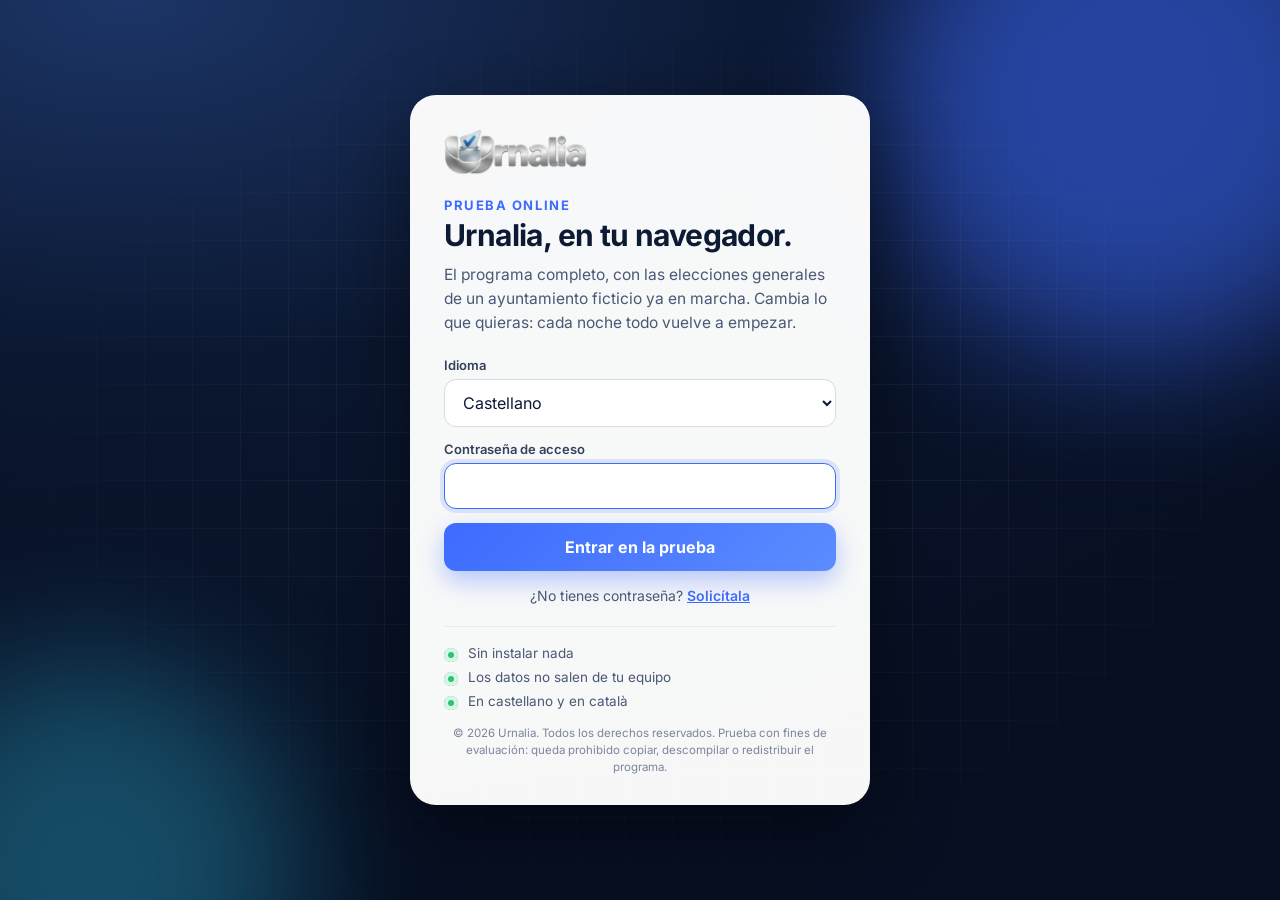
<file: demo/index.html>
<!doctype html>
<html lang="es">
<head>
<meta charset="utf-8">
<meta name="viewport" content="width=device-width,initial-scale=1">
<meta http-equiv="Content-Security-Policy" content="default-src 'none'; script-src 'self' 'unsafe-inline'; style-src 'self' 'unsafe-inline'; img-src 'self' data: blob: https://urnalia.goatcounter.com; font-src 'self'; connect-src 'self' https://urnalia.goatcounter.com; frame-src 'self' blob:; worker-src 'self' blob:; base-uri 'none'; form-action 'none'; object-src 'none'; upgrade-insecure-requests">
<meta name="referrer" content="no-referrer">
<meta name="robots" content="noindex,nofollow">
<meta name="theme-color" content="#0b1730">
<title>Prueba de Urnalia</title>
<link rel="icon" href="icon.svg" type="image/svg+xml">
<link rel="stylesheet" href="acceso.css">
</head>
<body>
<main class="gate">
  <div class="bg" aria-hidden="true"><span class="orb o1"></span><span class="orb o2"></span><span class="grid"></span></div>
  <form class="card" id="f" autocomplete="off" novalidate>
    <a class="logo" href="/" aria-label="Urnalia"><img src="../img/urnalia-logo.webp" alt="Urnalia" width="183" height="59"></a>
    <p class="kicker" data-t="kicker">Prueba online</p>
    <h1 data-t="h1">Urnalia, en tu navegador.</h1>
    <p class="lead" data-t="lead">El programa completo, con las elecciones generales de un ayuntamiento ficticio ya en marcha. Cambia lo que quieras: cada noche todo vuelve a empezar.</p>
    <label class="fld"><span data-t="lang">Idioma</span>
      <select id="lang"><option value="es">Castellano</option><option value="ca">Català</option></select>
    </label>
    <label class="fld"><span data-t="pw">Contraseña de acceso</span>
      <input type="password" id="pw" autocomplete="current-password" required>
    </label>
    <p class="err" id="err" role="alert" hidden></p>
    <button class="btn" id="go" type="submit" data-t="go">Entrar en la prueba</button>
    <p class="small"><span data-t="nopw">¿No tienes contraseña?</span> <a id="ask" href="mailto:info@urnalia.es?subject=Acceso%20a%20la%20prueba%20de%20Urnalia" data-t="ask">Solicítala</a></p>
    <ul class="facts">
      <li data-t="f1">Sin instalar nada</li>
      <li data-t="f2">Los datos no salen de tu equipo</li>
      <li data-t="f3">En castellano y en català</li>
    </ul>
    <p class="legal" data-t="legal">© 2026 Urnalia. Todos los derechos reservados. Prueba con fines de evaluación: queda prohibido copiar, descompilar o redistribuir el programa.</p>
  </form>
</main>
<script src="acceso.js"></script>
</body>
</html>
</file>
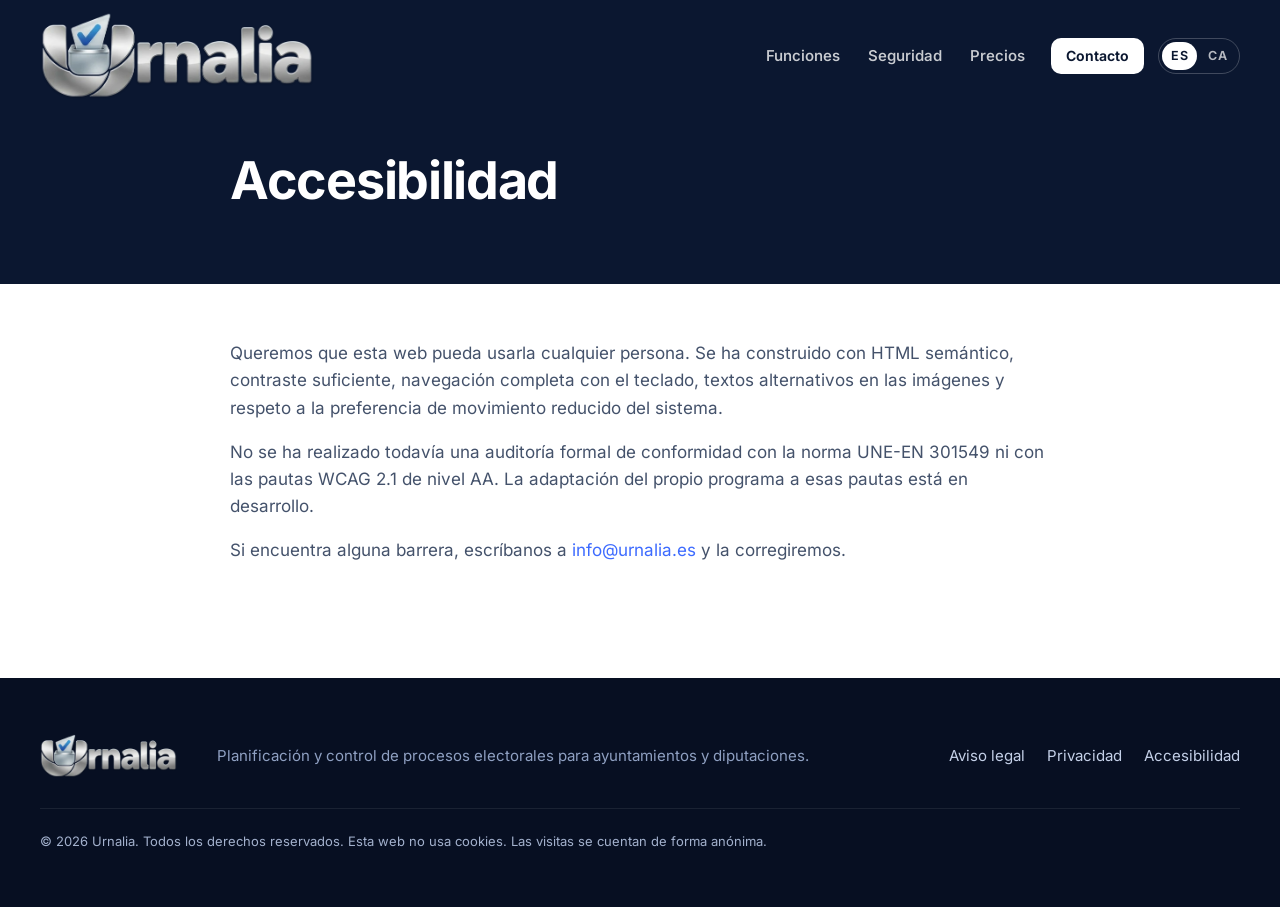
<file: accesibilidad.html>
<!doctype html>
<html lang="es">
<head>
<meta charset="utf-8">
<meta name="viewport" content="width=device-width, initial-scale=1">
<meta http-equiv="Content-Security-Policy" content="default-src 'none'; script-src 'self'; style-src 'self'; img-src 'self' data: https://urnalia.goatcounter.com; connect-src 'self' https://urnalia.goatcounter.com; font-src 'self'; base-uri 'none'; form-action 'none'; object-src 'none'; upgrade-insecure-requests">
<meta name="referrer" content="strict-origin-when-cross-origin">
<title>Accesibilidad · Urnalia</title>
<meta name="description" content="Declaración de accesibilidad de la web de Urnalia: nivel de conformidad, contenidos no accesibles y cómo comunicarnos cualquier problema.">
<meta name="robots" content="index, follow">
<link rel="canonical" href="https://urnalia.es/accesibilidad.html">
<link rel="alternate" hreflang="es" href="https://urnalia.es/accesibilidad.html">
<link rel="alternate" hreflang="ca" href="https://urnalia.es/ca/accessibilitat.html">
<link rel="alternate" hreflang="x-default" href="https://urnalia.es/accesibilidad.html">
<link rel="icon" href="/img/logo.svg" type="image/svg+xml">
<link rel="stylesheet" href="/css/site.css">
<script src="/js/site.js" defer></script>
</head>
<body>
<a class="skip" href="#contenido">Saltar al contenido</a>
<header class="nav scrolled" id="nav"><div class="wrap nav-in"><a class="brand" href="/"><img class="brand-logo" src="/img/urnalia-logo.webp" alt="Urnalia" width="274" height="88"></a><button class="nav-toggle" id="navToggle" aria-expanded="false" aria-controls="navMenu"><span class="sr">Menú</span><i></i><i></i><i></i></button><nav id="navMenu" aria-label="Principal"><a href="/#funciones">Funciones</a><a href="/#seguridad">Seguridad</a><a href="/#precios">Precios</a><a class="btn btn-sm btn-light" href="/#contacto">Contacto</a><span class="lang-sw" role="group" aria-label="Idioma"><a href="/accesibilidad.html" lang="es" hreflang="es" aria-current="page" title="Castellano">ES</a><a href="/ca/accessibilitat.html" lang="ca" hreflang="ca" title="Català">CA</a></span></nav></div></header>
<main id="contenido">
<section class="legal-top"><div class="wrap narrow"><h1>Accesibilidad</h1></div></section>
<section class="legal"><div class="wrap narrow">
<p>Queremos que esta web pueda usarla cualquier persona. Se ha construido con HTML semántico, contraste suficiente, navegación completa con el teclado, textos alternativos en las imágenes y respeto a la preferencia de movimiento reducido del sistema.</p>
<p>No se ha realizado todavía una auditoría formal de conformidad con la norma UNE-EN 301549 ni con las pautas WCAG 2.1 de nivel AA. La adaptación del propio programa a esas pautas está en desarrollo.</p>
<p>Si encuentra alguna barrera, escríbanos a <a href="mailto:info@urnalia.es">info@urnalia.es</a> y la corregiremos.</p>
</div></section>
</main>
<footer class="foot"><div class="wrap foot-in"><div class="brand"><img class="brand-logo" src="/img/urnalia-logo.webp" alt="Urnalia" width="137" height="44"></div><p>Planificación y control de procesos electorales para ayuntamientos y diputaciones.</p><nav aria-label="Legal"><a href="/aviso-legal.html">Aviso legal</a><a href="/privacidad.html">Privacidad</a><a href="/accesibilidad.html">Accesibilidad</a></nav><p class="copy">© 2026 Urnalia. Todos los derechos reservados. Esta web no usa cookies. Las visitas se cuentan de forma anónima.</p></div></footer>
</body>
</html>
</file>
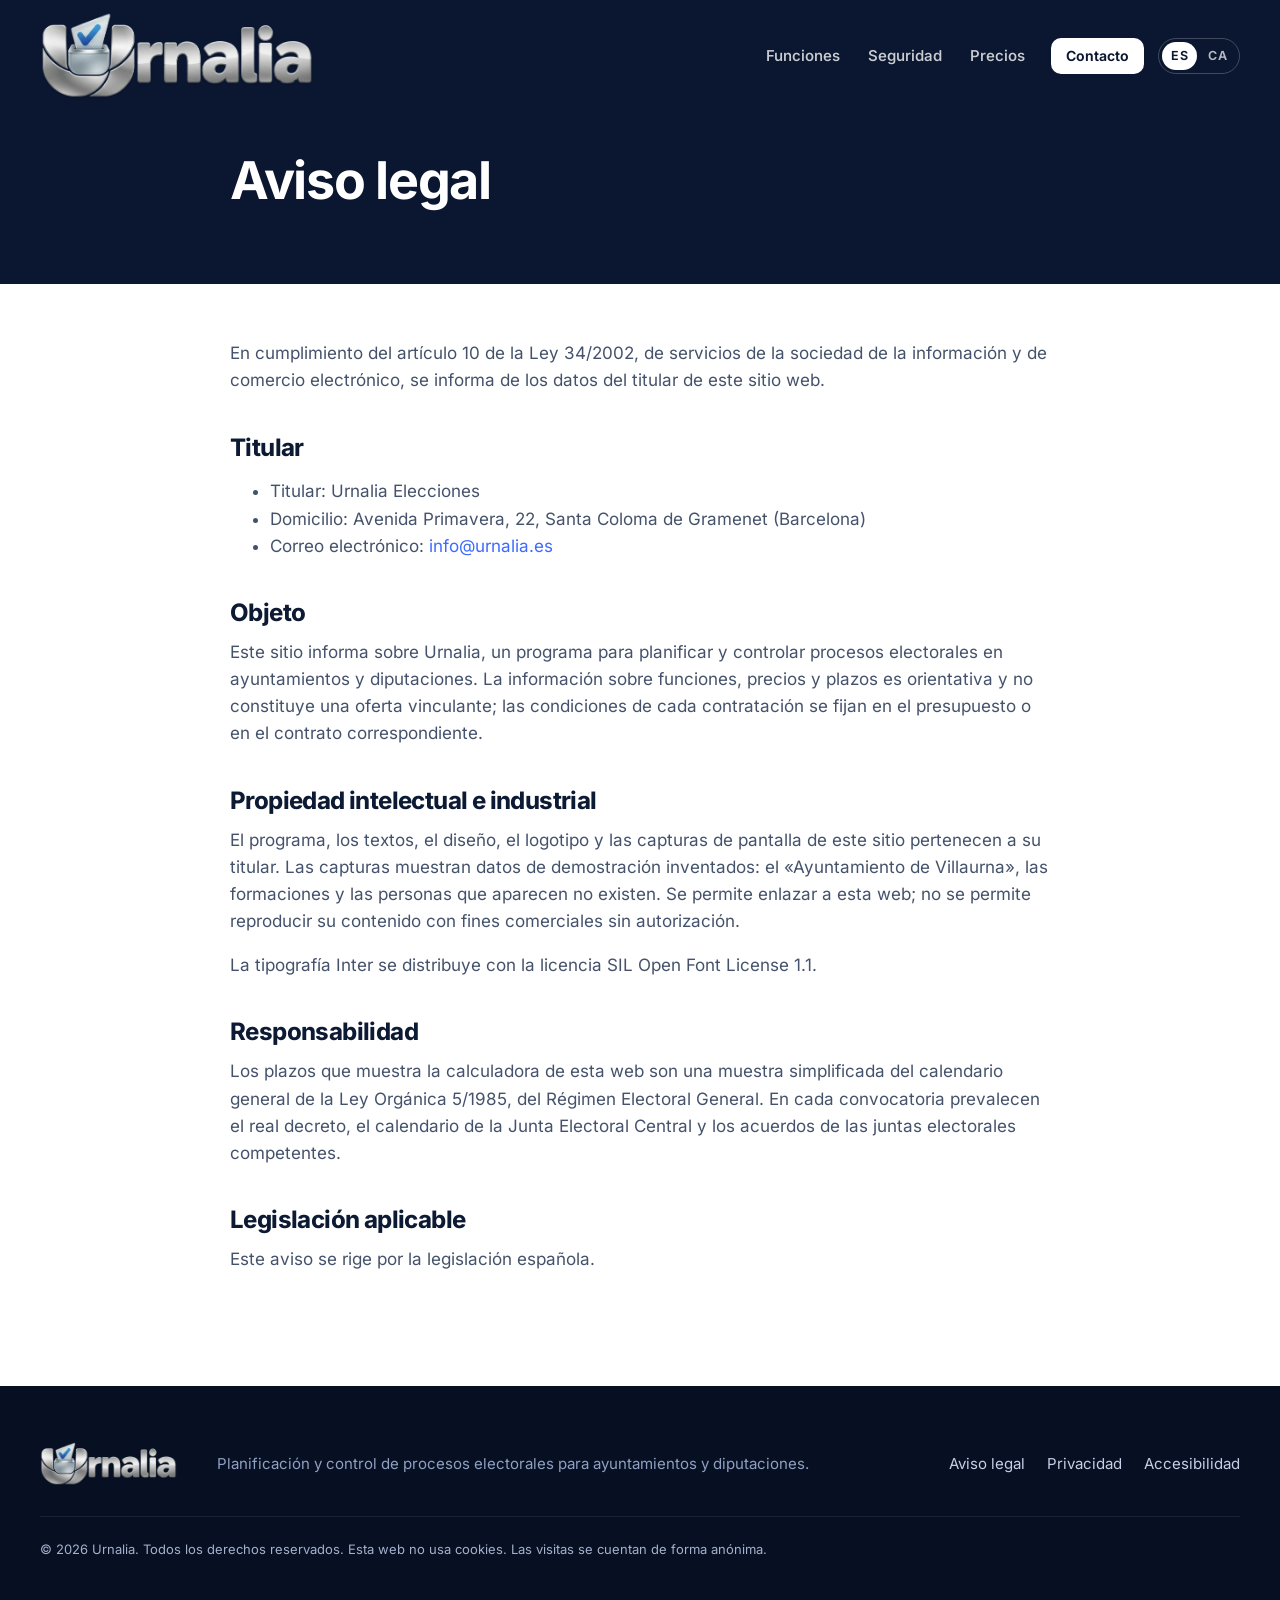
<file: aviso-legal.html>
<!doctype html>
<html lang="es">
<head>
<meta charset="utf-8">
<meta name="viewport" content="width=device-width, initial-scale=1">
<meta http-equiv="Content-Security-Policy" content="default-src 'none'; script-src 'self'; style-src 'self'; img-src 'self' data: https://urnalia.goatcounter.com; connect-src 'self' https://urnalia.goatcounter.com; font-src 'self'; base-uri 'none'; form-action 'none'; object-src 'none'; upgrade-insecure-requests">
<meta name="referrer" content="strict-origin-when-cross-origin">
<title>Aviso legal · Urnalia</title>
<meta name="description" content="Aviso legal de Urnalia, programa de gestión electoral para ayuntamientos: titular, condiciones de uso, propiedad intelectual y responsabilidad.">
<meta name="robots" content="index, follow">
<link rel="canonical" href="https://urnalia.es/aviso-legal.html">
<link rel="alternate" hreflang="es" href="https://urnalia.es/aviso-legal.html">
<link rel="alternate" hreflang="ca" href="https://urnalia.es/ca/avis-legal.html">
<link rel="alternate" hreflang="x-default" href="https://urnalia.es/aviso-legal.html">
<link rel="icon" href="/img/logo.svg" type="image/svg+xml">
<link rel="stylesheet" href="/css/site.css">
<script src="/js/site.js" defer></script>
</head>
<body>
<a class="skip" href="#contenido">Saltar al contenido</a>
<header class="nav scrolled" id="nav"><div class="wrap nav-in"><a class="brand" href="/"><img class="brand-logo" src="/img/urnalia-logo.webp" alt="Urnalia" width="274" height="88"></a><button class="nav-toggle" id="navToggle" aria-expanded="false" aria-controls="navMenu"><span class="sr">Menú</span><i></i><i></i><i></i></button><nav id="navMenu" aria-label="Principal"><a href="/#funciones">Funciones</a><a href="/#seguridad">Seguridad</a><a href="/#precios">Precios</a><a class="btn btn-sm btn-light" href="/#contacto">Contacto</a><span class="lang-sw" role="group" aria-label="Idioma"><a href="/aviso-legal.html" lang="es" hreflang="es" aria-current="page" title="Castellano">ES</a><a href="/ca/avis-legal.html" lang="ca" hreflang="ca" title="Català">CA</a></span></nav></div></header>
<main id="contenido">
<section class="legal-top"><div class="wrap narrow"><h1>Aviso legal</h1></div></section>
<section class="legal"><div class="wrap narrow">
<p>En cumplimiento del artículo 10 de la Ley 34/2002, de servicios de la sociedad de la información y de comercio electrónico, se informa de los datos del titular de este sitio web.</p>
<h2>Titular</h2>
<ul>
<li>Titular: Urnalia Elecciones</li>
<li>Domicilio: Avenida Primavera, 22, Santa Coloma de Gramenet (Barcelona)</li>
<li>Correo electrónico: <a href="mailto:info@urnalia.es">info@urnalia.es</a></li>
</ul>
<h2>Objeto</h2>
<p>Este sitio informa sobre Urnalia, un programa para planificar y controlar procesos electorales en ayuntamientos y diputaciones. La información sobre funciones, precios y plazos es orientativa y no constituye una oferta vinculante; las condiciones de cada contratación se fijan en el presupuesto o en el contrato correspondiente.</p>
<h2>Propiedad intelectual e industrial</h2>
<p>El programa, los textos, el diseño, el logotipo y las capturas de pantalla de este sitio pertenecen a su titular. Las capturas muestran datos de demostración inventados: el «Ayuntamiento de Villaurna», las formaciones y las personas que aparecen no existen. Se permite enlazar a esta web; no se permite reproducir su contenido con fines comerciales sin autorización.</p>
<p>La tipografía Inter se distribuye con la licencia SIL Open Font License 1.1.</p>
<h2>Responsabilidad</h2>
<p>Los plazos que muestra la calculadora de esta web son una muestra simplificada del calendario general de la Ley Orgánica 5/1985, del Régimen Electoral General. En cada convocatoria prevalecen el real decreto, el calendario de la Junta Electoral Central y los acuerdos de las juntas electorales competentes.</p>
<h2>Legislación aplicable</h2>
<p>Este aviso se rige por la legislación española.</p>
</div></section>
</main>
<footer class="foot"><div class="wrap foot-in"><div class="brand"><img class="brand-logo" src="/img/urnalia-logo.webp" alt="Urnalia" width="137" height="44"></div><p>Planificación y control de procesos electorales para ayuntamientos y diputaciones.</p><nav aria-label="Legal"><a href="/aviso-legal.html">Aviso legal</a><a href="/privacidad.html">Privacidad</a><a href="/accesibilidad.html">Accesibilidad</a></nav><p class="copy">© 2026 Urnalia. Todos los derechos reservados. Esta web no usa cookies. Las visitas se cuentan de forma anónima.</p></div></footer>
</body>
</html>
</file>
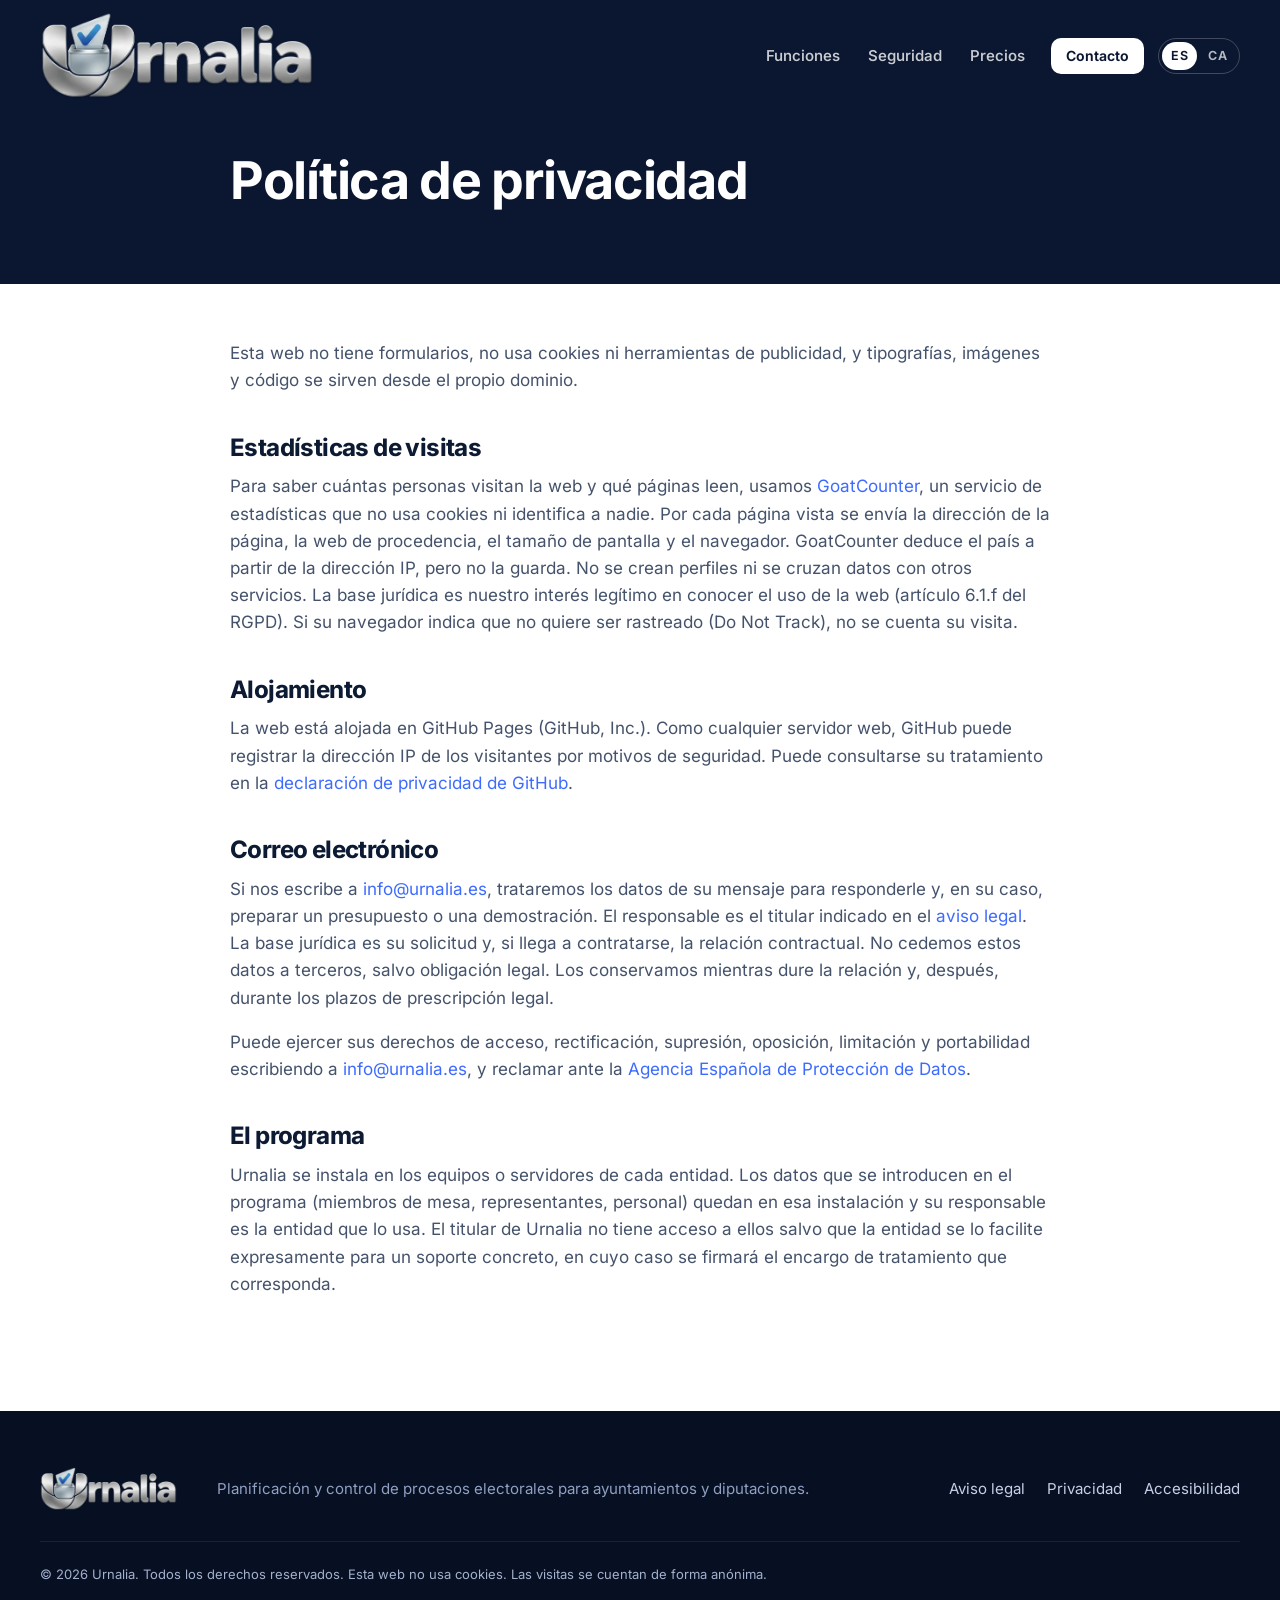
<file: privacidad.html>
<!doctype html>
<html lang="es">
<head>
<meta charset="utf-8">
<meta name="viewport" content="width=device-width, initial-scale=1">
<meta http-equiv="Content-Security-Policy" content="default-src 'none'; script-src 'self'; style-src 'self'; img-src 'self' data: https://urnalia.goatcounter.com; connect-src 'self' https://urnalia.goatcounter.com; font-src 'self'; base-uri 'none'; form-action 'none'; object-src 'none'; upgrade-insecure-requests">
<meta name="referrer" content="strict-origin-when-cross-origin">
<title>Política de privacidad · Urnalia</title>
<meta name="description" content="Política de privacidad de Urnalia: qué datos tratamos, con qué finalidad y tus derechos. La web no usa cookies y las visitas se cuentan de forma anónima.">
<meta name="robots" content="index, follow">
<link rel="canonical" href="https://urnalia.es/privacidad.html">
<link rel="alternate" hreflang="es" href="https://urnalia.es/privacidad.html">
<link rel="alternate" hreflang="ca" href="https://urnalia.es/ca/privacitat.html">
<link rel="alternate" hreflang="x-default" href="https://urnalia.es/privacidad.html">
<link rel="icon" href="/img/logo.svg" type="image/svg+xml">
<link rel="stylesheet" href="/css/site.css">
<script src="/js/site.js" defer></script>
</head>
<body>
<a class="skip" href="#contenido">Saltar al contenido</a>
<header class="nav scrolled" id="nav"><div class="wrap nav-in"><a class="brand" href="/"><img class="brand-logo" src="/img/urnalia-logo.webp" alt="Urnalia" width="274" height="88"></a><button class="nav-toggle" id="navToggle" aria-expanded="false" aria-controls="navMenu"><span class="sr">Menú</span><i></i><i></i><i></i></button><nav id="navMenu" aria-label="Principal"><a href="/#funciones">Funciones</a><a href="/#seguridad">Seguridad</a><a href="/#precios">Precios</a><a class="btn btn-sm btn-light" href="/#contacto">Contacto</a><span class="lang-sw" role="group" aria-label="Idioma"><a href="/privacidad.html" lang="es" hreflang="es" aria-current="page" title="Castellano">ES</a><a href="/ca/privacitat.html" lang="ca" hreflang="ca" title="Català">CA</a></span></nav></div></header>
<main id="contenido">
<section class="legal-top"><div class="wrap narrow"><h1>Política de privacidad</h1></div></section>
<section class="legal"><div class="wrap narrow">
<p>Esta web no tiene formularios, no usa cookies ni herramientas de publicidad, y tipografías, imágenes y código se sirven desde el propio dominio.</p>
<h2>Estadísticas de visitas</h2>
<p>Para saber cuántas personas visitan la web y qué páginas leen, usamos <a href="https://www.goatcounter.com/">GoatCounter</a>, un servicio de estadísticas que no usa cookies ni identifica a nadie. Por cada página vista se envía la dirección de la página, la web de procedencia, el tamaño de pantalla y el navegador. GoatCounter deduce el país a partir de la dirección IP, pero no la guarda. No se crean perfiles ni se cruzan datos con otros servicios. La base jurídica es nuestro interés legítimo en conocer el uso de la web (artículo 6.1.f del RGPD). Si su navegador indica que no quiere ser rastreado (Do Not Track), no se cuenta su visita.</p>
<h2>Alojamiento</h2>
<p>La web está alojada en GitHub Pages (GitHub, Inc.). Como cualquier servidor web, GitHub puede registrar la dirección IP de los visitantes por motivos de seguridad. Puede consultarse su tratamiento en la <a href="https://docs.github.com/es/site-policy/privacy-policies/github-general-privacy-statement" rel="noopener">declaración de privacidad de GitHub</a>.</p>
<h2>Correo electrónico</h2>
<p>Si nos escribe a <a href="mailto:info@urnalia.es">info@urnalia.es</a>, trataremos los datos de su mensaje para responderle y, en su caso, preparar un presupuesto o una demostración. El responsable es el titular indicado en el <a href="/aviso-legal.html">aviso legal</a>. La base jurídica es su solicitud y, si llega a contratarse, la relación contractual. No cedemos estos datos a terceros, salvo obligación legal. Los conservamos mientras dure la relación y, después, durante los plazos de prescripción legal.</p>
<p>Puede ejercer sus derechos de acceso, rectificación, supresión, oposición, limitación y portabilidad escribiendo a <a href="mailto:info@urnalia.es">info@urnalia.es</a>, y reclamar ante la <a href="https://www.aepd.es/" rel="noopener">Agencia Española de Protección de Datos</a>.</p>
<h2>El programa</h2>
<p>Urnalia se instala en los equipos o servidores de cada entidad. Los datos que se introducen en el programa (miembros de mesa, representantes, personal) quedan en esa instalación y su responsable es la entidad que lo usa. El titular de Urnalia no tiene acceso a ellos salvo que la entidad se lo facilite expresamente para un soporte concreto, en cuyo caso se firmará el encargo de tratamiento que corresponda.</p>
</div></section>
</main>
<footer class="foot"><div class="wrap foot-in"><div class="brand"><img class="brand-logo" src="/img/urnalia-logo.webp" alt="Urnalia" width="137" height="44"></div><p>Planificación y control de procesos electorales para ayuntamientos y diputaciones.</p><nav aria-label="Legal"><a href="/aviso-legal.html">Aviso legal</a><a href="/privacidad.html">Privacidad</a><a href="/accesibilidad.html">Accesibilidad</a></nav><p class="copy">© 2026 Urnalia. Todos los derechos reservados. Esta web no usa cookies. Las visitas se cuentan de forma anónima.</p></div></footer>
</body>
</html>
</file>
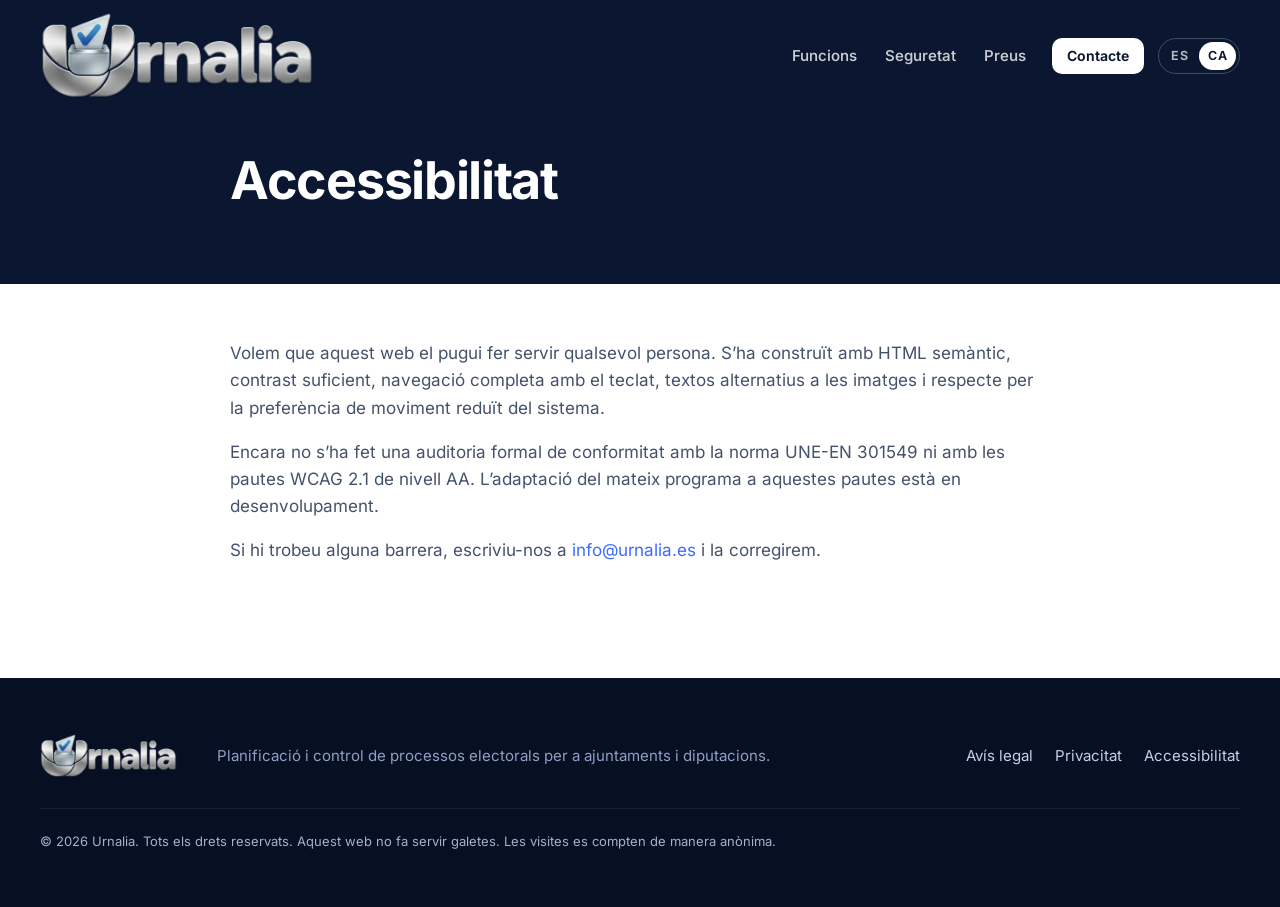
<file: ca/accessibilitat.html>
<!doctype html>
<html lang="ca">
<head>
<meta charset="utf-8">
<meta name="viewport" content="width=device-width, initial-scale=1">
<meta http-equiv="Content-Security-Policy" content="default-src 'none'; script-src 'self'; style-src 'self'; img-src 'self' data: https://urnalia.goatcounter.com; connect-src 'self' https://urnalia.goatcounter.com; font-src 'self'; base-uri 'none'; form-action 'none'; object-src 'none'; upgrade-insecure-requests">
<meta name="referrer" content="strict-origin-when-cross-origin">
<title>Accessibilitat · Urnalia</title>
<meta name="description" content="Declaració d’accessibilitat del web d’Urnalia: nivell de conformitat, continguts no accessibles i com comunicar-nos qualsevol problema.">
<meta name="robots" content="index, follow">
<link rel="canonical" href="https://urnalia.es/ca/accessibilitat.html">
<link rel="alternate" hreflang="es" href="https://urnalia.es/accesibilidad.html">
<link rel="alternate" hreflang="ca" href="https://urnalia.es/ca/accessibilitat.html">
<link rel="alternate" hreflang="x-default" href="https://urnalia.es/accesibilidad.html">
<link rel="icon" href="/img/logo.svg" type="image/svg+xml">
<link rel="stylesheet" href="/css/site.css">
<script src="/js/site.js" defer></script>
</head>
<body>
<a class="skip" href="#contenido">Salta al contingut</a>
<header class="nav scrolled" id="nav"><div class="wrap nav-in"><a class="brand" href="/ca/"><img class="brand-logo" src="/img/urnalia-logo.webp" alt="Urnalia" width="274" height="88"></a><button class="nav-toggle" id="navToggle" aria-expanded="false" aria-controls="navMenu"><span class="sr">Menú</span><i></i><i></i><i></i></button><nav id="navMenu" aria-label="Principal"><a href="/ca/#funciones">Funcions</a><a href="/ca/#seguridad">Seguretat</a><a href="/ca/#precios">Preus</a><a class="btn btn-sm btn-light" href="/ca/#contacto">Contacte</a><span class="lang-sw" role="group" aria-label="Idioma"><a href="/accesibilidad.html" lang="es" hreflang="es" title="Castellano">ES</a><a href="/ca/accessibilitat.html" lang="ca" hreflang="ca" aria-current="page" title="Català">CA</a></span></nav></div></header>
<main id="contenido">
<section class="legal-top"><div class="wrap narrow"><h1>Accessibilitat</h1></div></section>
<section class="legal"><div class="wrap narrow">
<p>Volem que aquest web el pugui fer servir qualsevol persona. S’ha construït amb HTML semàntic, contrast suficient, navegació completa amb el teclat, textos alternatius a les imatges i respecte per la preferència de moviment reduït del sistema.</p>
<p>Encara no s’ha fet una auditoria formal de conformitat amb la norma UNE-EN 301549 ni amb les pautes WCAG 2.1 de nivell AA. L’adaptació del mateix programa a aquestes pautes està en desenvolupament.</p>
<p>Si hi trobeu alguna barrera, escriviu-nos a <a href="mailto:info@urnalia.es">info@urnalia.es</a> i la corregirem.</p>
</div></section>
</main>
<footer class="foot"><div class="wrap foot-in"><div class="brand"><img class="brand-logo" src="/img/urnalia-logo.webp" alt="Urnalia" width="137" height="44"></div><p>Planificació i control de processos electorals per a ajuntaments i diputacions.</p><nav aria-label="Legal"><a href="/ca/avis-legal.html">Avís legal</a><a href="/ca/privacitat.html">Privacitat</a><a href="/ca/accessibilitat.html">Accessibilitat</a></nav><p class="copy">© 2026 Urnalia. Tots els drets reservats. Aquest web no fa servir galetes. Les visites es compten de manera anònima.</p></div></footer>
</body>
</html>
</file>
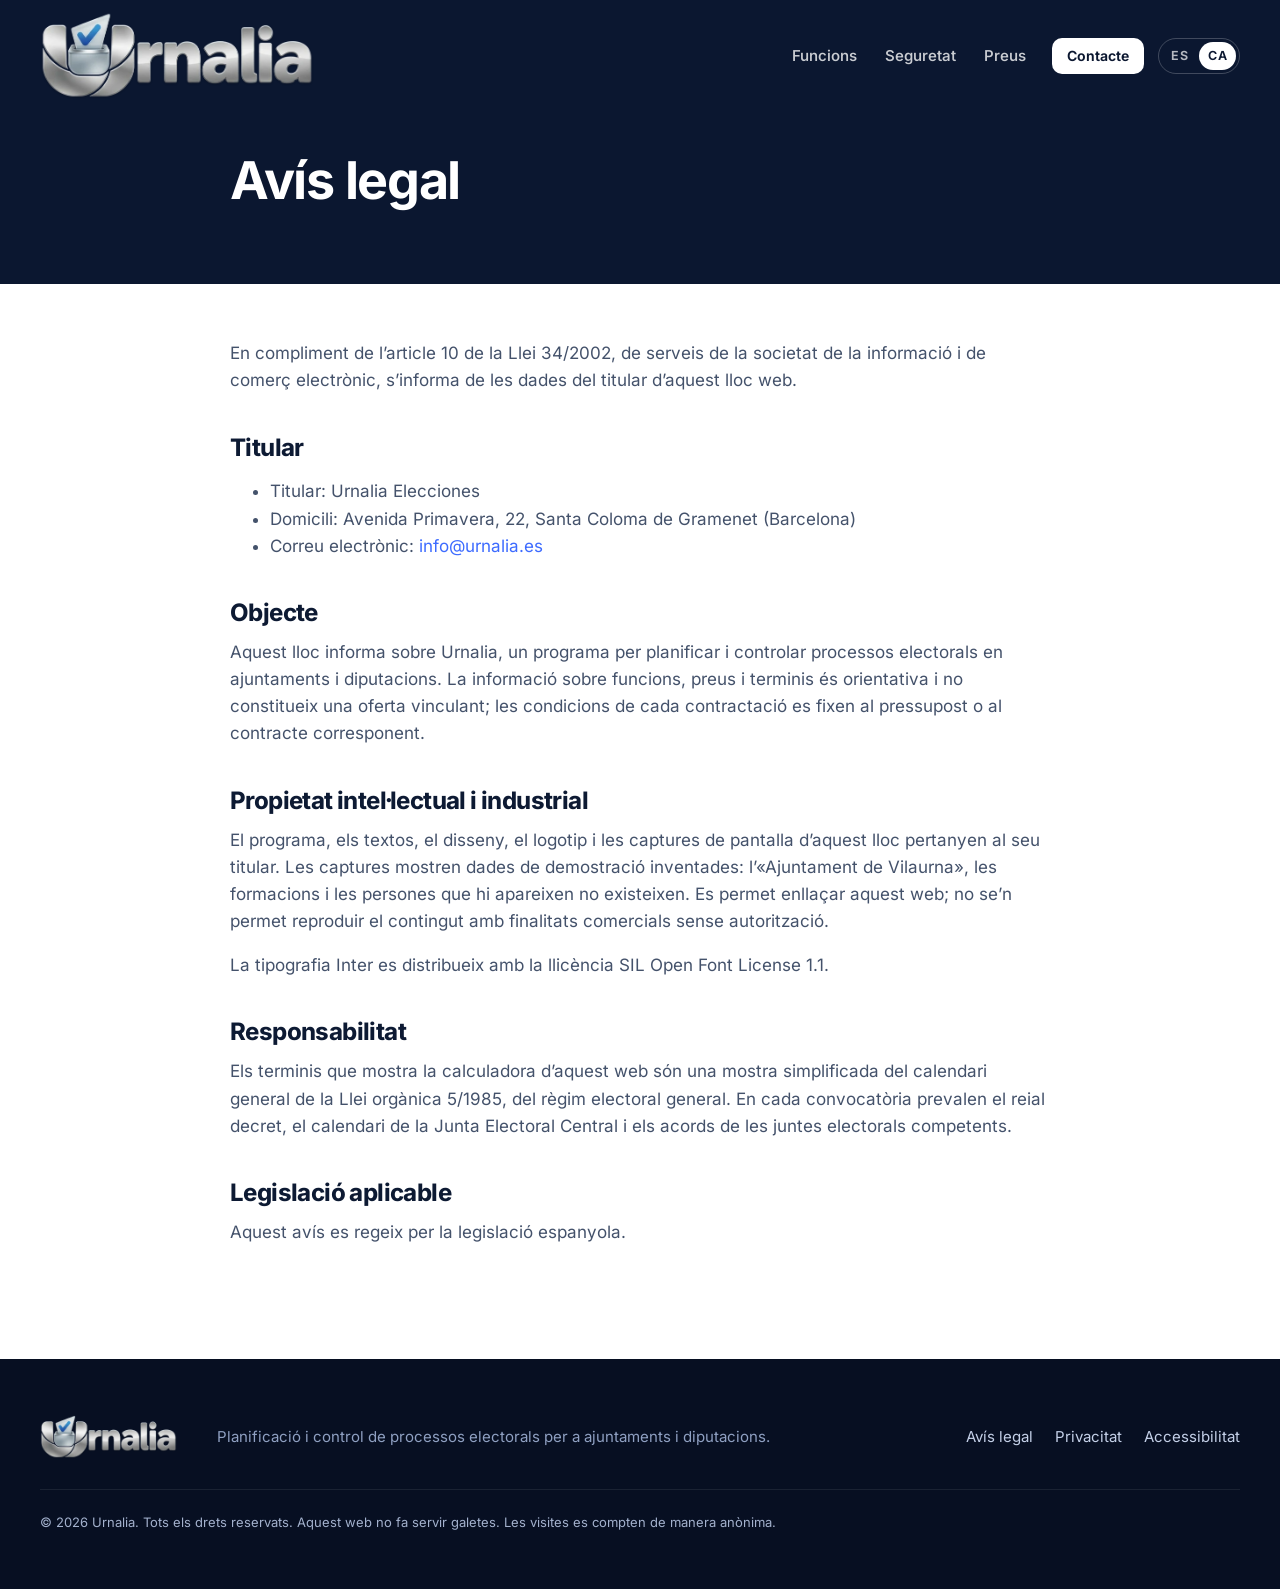
<file: ca/avis-legal.html>
<!doctype html>
<html lang="ca">
<head>
<meta charset="utf-8">
<meta name="viewport" content="width=device-width, initial-scale=1">
<meta http-equiv="Content-Security-Policy" content="default-src 'none'; script-src 'self'; style-src 'self'; img-src 'self' data: https://urnalia.goatcounter.com; connect-src 'self' https://urnalia.goatcounter.com; font-src 'self'; base-uri 'none'; form-action 'none'; object-src 'none'; upgrade-insecure-requests">
<meta name="referrer" content="strict-origin-when-cross-origin">
<title>Avís legal · Urnalia</title>
<meta name="description" content="Avís legal d’Urnalia, programa de gestió electoral per a ajuntaments: titular, condicions d’ús, propietat intel·lectual i responsabilitat.">
<meta name="robots" content="index, follow">
<link rel="canonical" href="https://urnalia.es/ca/avis-legal.html">
<link rel="alternate" hreflang="es" href="https://urnalia.es/aviso-legal.html">
<link rel="alternate" hreflang="ca" href="https://urnalia.es/ca/avis-legal.html">
<link rel="alternate" hreflang="x-default" href="https://urnalia.es/aviso-legal.html">
<link rel="icon" href="/img/logo.svg" type="image/svg+xml">
<link rel="stylesheet" href="/css/site.css">
<script src="/js/site.js" defer></script>
</head>
<body>
<a class="skip" href="#contenido">Salta al contingut</a>
<header class="nav scrolled" id="nav"><div class="wrap nav-in"><a class="brand" href="/ca/"><img class="brand-logo" src="/img/urnalia-logo.webp" alt="Urnalia" width="274" height="88"></a><button class="nav-toggle" id="navToggle" aria-expanded="false" aria-controls="navMenu"><span class="sr">Menú</span><i></i><i></i><i></i></button><nav id="navMenu" aria-label="Principal"><a href="/ca/#funciones">Funcions</a><a href="/ca/#seguridad">Seguretat</a><a href="/ca/#precios">Preus</a><a class="btn btn-sm btn-light" href="/ca/#contacto">Contacte</a><span class="lang-sw" role="group" aria-label="Idioma"><a href="/aviso-legal.html" lang="es" hreflang="es" title="Castellano">ES</a><a href="/ca/avis-legal.html" lang="ca" hreflang="ca" aria-current="page" title="Català">CA</a></span></nav></div></header>
<main id="contenido">
<section class="legal-top"><div class="wrap narrow"><h1>Avís legal</h1></div></section>
<section class="legal"><div class="wrap narrow">
<p>En compliment de l’article 10 de la Llei 34/2002, de serveis de la societat de la informació i de comerç electrònic, s’informa de les dades del titular d’aquest lloc web.</p>
<h2>Titular</h2>
<ul>
<li>Titular: Urnalia Elecciones</li>
<li>Domicili: Avenida Primavera, 22, Santa Coloma de Gramenet (Barcelona)</li>
<li>Correu electrònic: <a href="mailto:info@urnalia.es">info@urnalia.es</a></li>
</ul>
<h2>Objecte</h2>
<p>Aquest lloc informa sobre Urnalia, un programa per planificar i controlar processos electorals en ajuntaments i diputacions. La informació sobre funcions, preus i terminis és orientativa i no constitueix una oferta vinculant; les condicions de cada contractació es fixen al pressupost o al contracte corresponent.</p>
<h2>Propietat intel·lectual i industrial</h2>
<p>El programa, els textos, el disseny, el logotip i les captures de pantalla d’aquest lloc pertanyen al seu titular. Les captures mostren dades de demostració inventades: l’«Ajuntament de Vilaurna», les formacions i les persones que hi apareixen no existeixen. Es permet enllaçar aquest web; no se’n permet reproduir el contingut amb finalitats comercials sense autorització.</p>
<p>La tipografia Inter es distribueix amb la llicència SIL Open Font License 1.1.</p>
<h2>Responsabilitat</h2>
<p>Els terminis que mostra la calculadora d’aquest web són una mostra simplificada del calendari general de la Llei orgànica 5/1985, del règim electoral general. En cada convocatòria prevalen el reial decret, el calendari de la Junta Electoral Central i els acords de les juntes electorals competents.</p>
<h2>Legislació aplicable</h2>
<p>Aquest avís es regeix per la legislació espanyola.</p>
</div></section>
</main>
<footer class="foot"><div class="wrap foot-in"><div class="brand"><img class="brand-logo" src="/img/urnalia-logo.webp" alt="Urnalia" width="137" height="44"></div><p>Planificació i control de processos electorals per a ajuntaments i diputacions.</p><nav aria-label="Legal"><a href="/ca/avis-legal.html">Avís legal</a><a href="/ca/privacitat.html">Privacitat</a><a href="/ca/accessibilitat.html">Accessibilitat</a></nav><p class="copy">© 2026 Urnalia. Tots els drets reservats. Aquest web no fa servir galetes. Les visites es compten de manera anònima.</p></div></footer>
</body>
</html>
</file>
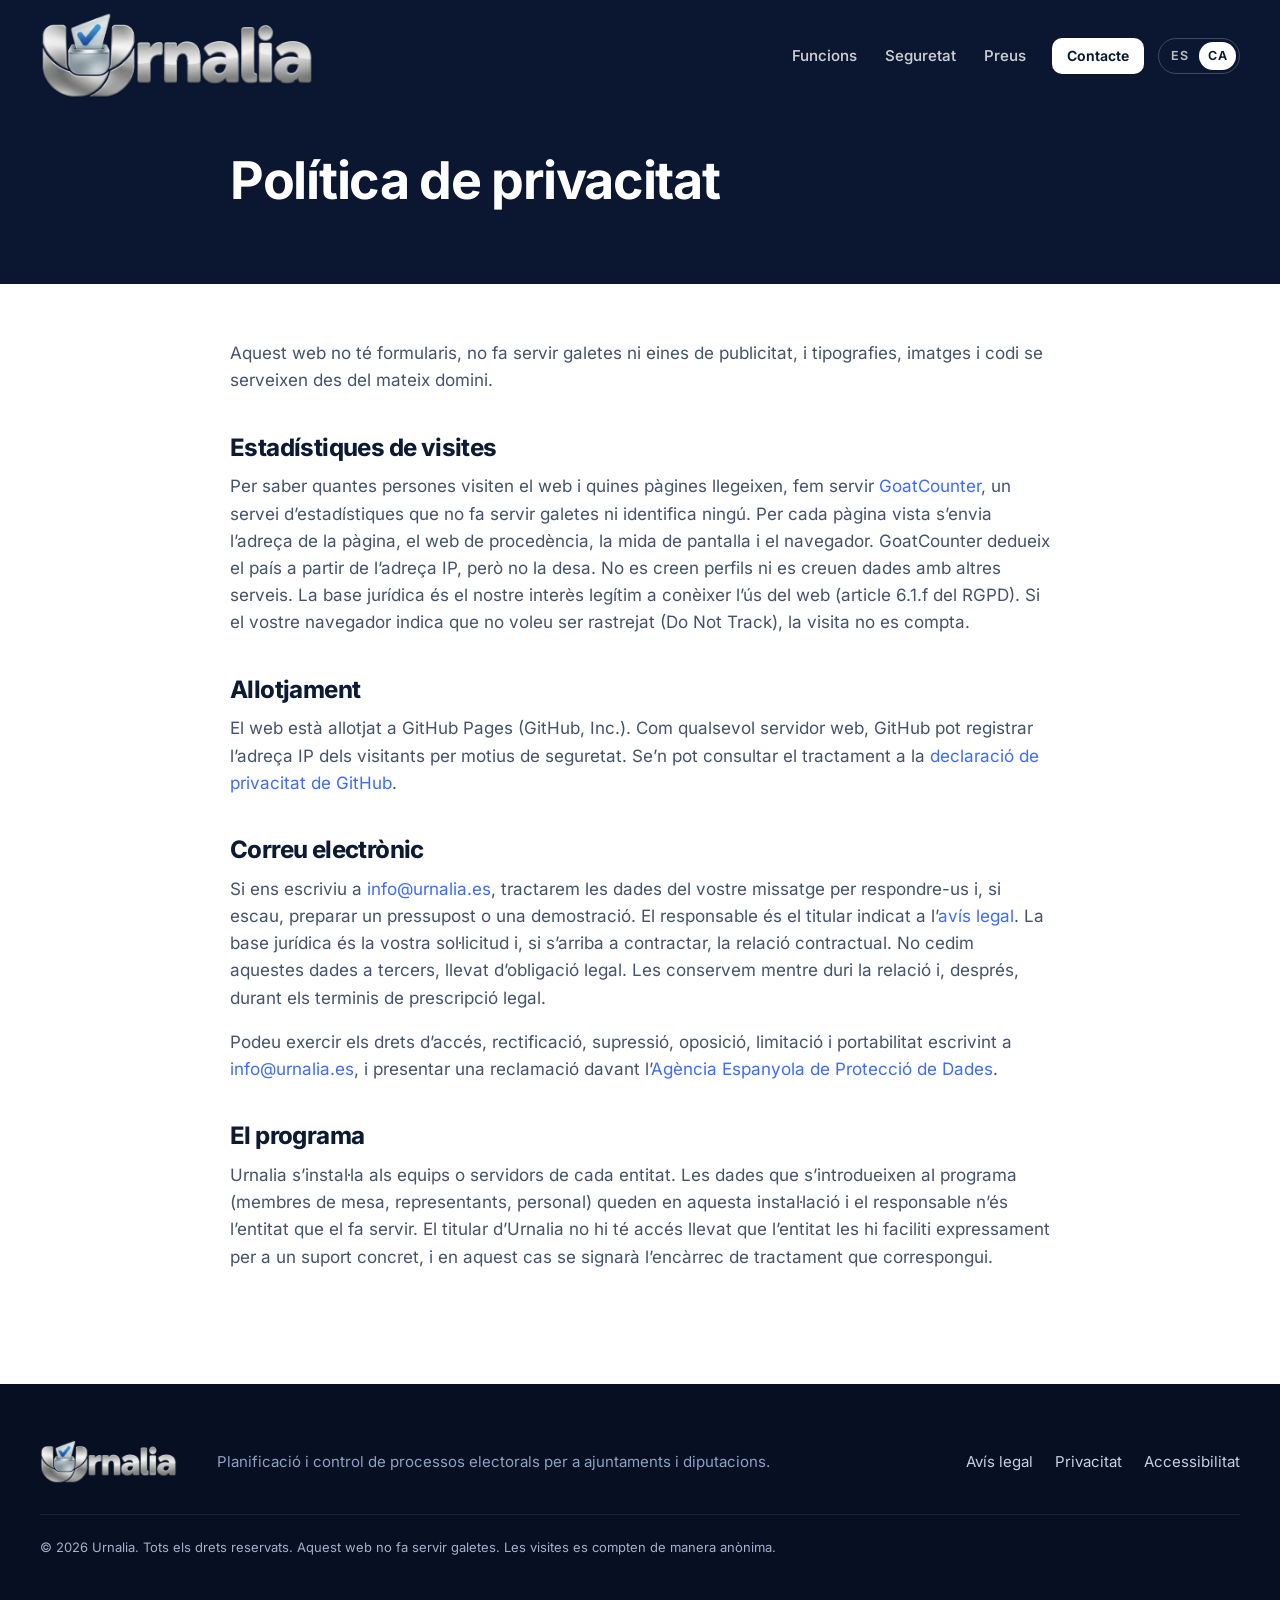
<file: ca/privacitat.html>
<!doctype html>
<html lang="ca">
<head>
<meta charset="utf-8">
<meta name="viewport" content="width=device-width, initial-scale=1">
<meta http-equiv="Content-Security-Policy" content="default-src 'none'; script-src 'self'; style-src 'self'; img-src 'self' data: https://urnalia.goatcounter.com; connect-src 'self' https://urnalia.goatcounter.com; font-src 'self'; base-uri 'none'; form-action 'none'; object-src 'none'; upgrade-insecure-requests">
<meta name="referrer" content="strict-origin-when-cross-origin">
<title>Política de privacitat · Urnalia</title>
<meta name="description" content="Política de privacitat d’Urnalia: quines dades tractem, amb quina finalitat i els teus drets. El web no fa servir galetes i les visites es compten de manera anònima.">
<meta name="robots" content="index, follow">
<link rel="canonical" href="https://urnalia.es/ca/privacitat.html">
<link rel="alternate" hreflang="es" href="https://urnalia.es/privacidad.html">
<link rel="alternate" hreflang="ca" href="https://urnalia.es/ca/privacitat.html">
<link rel="alternate" hreflang="x-default" href="https://urnalia.es/privacidad.html">
<link rel="icon" href="/img/logo.svg" type="image/svg+xml">
<link rel="stylesheet" href="/css/site.css">
<script src="/js/site.js" defer></script>
</head>
<body>
<a class="skip" href="#contenido">Salta al contingut</a>
<header class="nav scrolled" id="nav"><div class="wrap nav-in"><a class="brand" href="/ca/"><img class="brand-logo" src="/img/urnalia-logo.webp" alt="Urnalia" width="274" height="88"></a><button class="nav-toggle" id="navToggle" aria-expanded="false" aria-controls="navMenu"><span class="sr">Menú</span><i></i><i></i><i></i></button><nav id="navMenu" aria-label="Principal"><a href="/ca/#funciones">Funcions</a><a href="/ca/#seguridad">Seguretat</a><a href="/ca/#precios">Preus</a><a class="btn btn-sm btn-light" href="/ca/#contacto">Contacte</a><span class="lang-sw" role="group" aria-label="Idioma"><a href="/privacidad.html" lang="es" hreflang="es" title="Castellano">ES</a><a href="/ca/privacitat.html" lang="ca" hreflang="ca" aria-current="page" title="Català">CA</a></span></nav></div></header>
<main id="contenido">
<section class="legal-top"><div class="wrap narrow"><h1>Política de privacitat</h1></div></section>
<section class="legal"><div class="wrap narrow">
<p>Aquest web no té formularis, no fa servir galetes ni eines de publicitat, i tipografies, imatges i codi se serveixen des del mateix domini.</p>
<h2>Estadístiques de visites</h2>
<p>Per saber quantes persones visiten el web i quines pàgines llegeixen, fem servir <a href="https://www.goatcounter.com/">GoatCounter</a>, un servei d’estadístiques que no fa servir galetes ni identifica ningú. Per cada pàgina vista s’envia l’adreça de la pàgina, el web de procedència, la mida de pantalla i el navegador. GoatCounter dedueix el país a partir de l’adreça IP, però no la desa. No es creen perfils ni es creuen dades amb altres serveis. La base jurídica és el nostre interès legítim a conèixer l’ús del web (article 6.1.f del RGPD). Si el vostre navegador indica que no voleu ser rastrejat (Do Not Track), la visita no es compta.</p>
<h2>Allotjament</h2>
<p>El web està allotjat a GitHub Pages (GitHub, Inc.). Com qualsevol servidor web, GitHub pot registrar l’adreça IP dels visitants per motius de seguretat. Se’n pot consultar el tractament a la <a href="https://docs.github.com/es/site-policy/privacy-policies/github-general-privacy-statement" rel="noopener">declaració de privacitat de GitHub</a>.</p>
<h2>Correu electrònic</h2>
<p>Si ens escriviu a <a href="mailto:info@urnalia.es">info@urnalia.es</a>, tractarem les dades del vostre missatge per respondre-us i, si escau, preparar un pressupost o una demostració. El responsable és el titular indicat a l’<a href="/ca/avis-legal.html">avís legal</a>. La base jurídica és la vostra sol·licitud i, si s’arriba a contractar, la relació contractual. No cedim aquestes dades a tercers, llevat d’obligació legal. Les conservem mentre duri la relació i, després, durant els terminis de prescripció legal.</p>
<p>Podeu exercir els drets d’accés, rectificació, supressió, oposició, limitació i portabilitat escrivint a <a href="mailto:info@urnalia.es">info@urnalia.es</a>, i presentar una reclamació davant l’<a href="https://www.aepd.es/" rel="noopener">Agència Espanyola de Protecció de Dades</a>.</p>
<h2>El programa</h2>
<p>Urnalia s’instal·la als equips o servidors de cada entitat. Les dades que s’introdueixen al programa (membres de mesa, representants, personal) queden en aquesta instal·lació i el responsable n’és l’entitat que el fa servir. El titular d’Urnalia no hi té accés llevat que l’entitat les hi faciliti expressament per a un suport concret, i en aquest cas se signarà l’encàrrec de tractament que correspongui.</p>
</div></section>
</main>
<footer class="foot"><div class="wrap foot-in"><div class="brand"><img class="brand-logo" src="/img/urnalia-logo.webp" alt="Urnalia" width="137" height="44"></div><p>Planificació i control de processos electorals per a ajuntaments i diputacions.</p><nav aria-label="Legal"><a href="/ca/avis-legal.html">Avís legal</a><a href="/ca/privacitat.html">Privacitat</a><a href="/ca/accessibilitat.html">Accessibilitat</a></nav><p class="copy">© 2026 Urnalia. Tots els drets reservats. Aquest web no fa servir galetes. Les visites es compten de manera anònima.</p></div></footer>
</body>
</html>
</file>
<file: css/site.css>
@font-face {
  font-family: "Inter";
  src: url("../fonts/inter-latin-wght-normal.woff2") format("woff2");
  font-weight: 100 900;
  font-style: normal;
  font-display: swap;
}

:root {
  --navy-950: #070f22;
  --navy-900: #0b1730;
  --navy-800: #13254a;
  --navy-700: #1c3566;
  --blue: #3d6bff;
  --blue-2: #5b8cff;
  --cyan: #38d6ff;
  --amber: #ffd166;
  --green: #2fbf71;
  --red: #ef4b5b;
  --ink: #0d1a33;
  --ink-2: #44526b;
  --ink-3: #6b7890;
  --line: #e3e8f1;
  --bg: #ffffff;
  --bg-2: #f5f7fb;
  --radius: 18px;
  --shadow: 0 1px 2px rgba(13, 26, 51, .06), 0 12px 32px -12px rgba(13, 26, 51, .18);
  --shadow-lg: 0 40px 80px -30px rgba(7, 15, 34, .55), 0 18px 36px -18px rgba(7, 15, 34, .35);
  --ease: cubic-bezier(.2, .7, .2, 1);
  color-scheme: light;
}

*, *::before, *::after { box-sizing: border-box; }
html { scroll-behavior: smooth; scroll-padding-top: 96px; -webkit-text-size-adjust: 100%; }
body {
  margin: 0;
  font-family: "Inter", system-ui, -apple-system, "Segoe UI", Roboto, sans-serif;
  font-size: 17px;
  line-height: 1.6;
  color: var(--ink);
  background: var(--bg);
  -webkit-font-smoothing: antialiased;
  text-rendering: optimizeLegibility;
  font-feature-settings: "cv11", "ss01";
}
img { max-width: 100%; height: auto; display: block; }
a { color: var(--blue); text-decoration: none; }
a:hover { text-decoration: underline; }
h1, h2, h3 { line-height: 1.12; letter-spacing: -.025em; margin: 0 0 .5em; }
h2 { font-size: clamp(30px, 4vw, 48px); font-weight: 750; }
h3 { font-size: 21px; font-weight: 700; letter-spacing: -.015em; }
p { margin: 0 0 1em; }
.sr { position: absolute; width: 1px; height: 1px; overflow: hidden; clip: rect(0 0 0 0); white-space: nowrap; }
.skip { position: absolute; left: 12px; top: -60px; z-index: 100; background: #fff; color: var(--ink); padding: 10px 14px; border-radius: 10px; }
.skip:focus { top: 12px; }
:focus-visible { outline: 3px solid var(--cyan); outline-offset: 3px; border-radius: 6px; }

.wrap { width: min(1200px, 100% - 32px); margin-inline: auto; }
.narrow { width: min(820px, 100% - 32px); }
.section { padding: clamp(72px, 10vw, 128px) 0; }
.head { max-width: 760px; margin-bottom: 56px; }
.head p { color: var(--ink-2); font-size: 18px; }
.kicker { font-size: 13px; font-weight: 700; letter-spacing: .14em; text-transform: uppercase; color: var(--blue); margin-bottom: 14px; }
.kicker.light { color: var(--cyan); }

/* botones */
.btn {
  display: inline-flex; align-items: center; justify-content: center; gap: 8px;
  font: inherit; font-weight: 650; font-size: 16px; line-height: 1;
  padding: 15px 22px; border-radius: 12px; border: 1px solid transparent;
  cursor: pointer; transition: transform .2s var(--ease), box-shadow .2s var(--ease), background .2s;
  text-decoration: none !important; white-space: nowrap;
}
.btn:hover { transform: translateY(-1px); }
.btn-primary { background: linear-gradient(180deg, #4d7bff, #2e57e6); color: #fff; box-shadow: 0 10px 24px -10px rgba(61, 107, 255, .8), inset 0 1px 0 rgba(255, 255, 255, .25); }
.btn-primary:hover { box-shadow: 0 16px 30px -10px rgba(61, 107, 255, .9), inset 0 1px 0 rgba(255, 255, 255, .25); }
.btn-ghost { color: #fff; border-color: rgba(255, 255, 255, .22); background: rgba(255, 255, 255, .05); backdrop-filter: blur(6px); }
.btn-ghost:hover { background: rgba(255, 255, 255, .12); }
.btn-light { background: #fff; color: var(--navy-900); }
.btn-outline { color: var(--ink); border-color: var(--line); background: #fff; }
.btn-outline:hover { border-color: var(--blue); color: var(--blue); }
.btn-sm { padding: 10px 14px; font-size: 14px; border-radius: 10px; }
.btn-lg { padding: 18px 28px; font-size: 17px; }

/* navegación */
.nav { position: fixed; inset: 0 0 auto; z-index: 50; transition: background .3s, box-shadow .3s; }
.nav.scrolled { background: linear-gradient(90deg, rgba(11, 37, 69, .96), rgba(19, 64, 116, .96)); box-shadow: 0 1px 0 rgba(255, 255, 255, .06); }
/* la portada deja de animarse cuando no se ve */
.hero.off .orb, .hero.off .f-phone, .hero.off .eyebrow .dot { animation-play-state: paused; }
.nav-in { display: flex; align-items: center; justify-content: space-between; height: 112px; transition: height .3s var(--ease); }
.nav.scrolled .nav-in { height: 80px; }
.brand-logo { display: block; height: 88px; width: auto; transition: height .3s var(--ease); }
.nav.scrolled .brand-logo { height: 60px; }
.foot .brand-logo { height: 44px; }
.brand { display: inline-flex; align-items: center; gap: 10px; color: #fff; font-weight: 750; font-size: 21px; letter-spacing: -.02em; text-decoration: none !important; }
.nav nav { display: flex; align-items: center; gap: 4px; }
.nav nav a:not(.btn) { color: rgba(255, 255, 255, .78); font-size: 15px; font-weight: 550; padding: 8px 12px; border-radius: 8px; text-decoration: none; }
.nav nav a:not(.btn):hover { color: #fff; background: rgba(255, 255, 255, .08); }
.nav nav .btn { margin-left: 10px; }
.nav-toggle { display: none; background: none; border: 0; width: 44px; height: 44px; cursor: pointer; padding: 10px; }
.nav-toggle i { display: block; height: 2px; background: #fff; border-radius: 2px; margin: 5px 0; transition: transform .25s, opacity .25s; }
.nav-toggle[aria-expanded="true"] i:nth-child(2) { transform: translateY(7px) rotate(45deg); }
.nav-toggle[aria-expanded="true"] i:nth-child(3) { opacity: 0; }
.nav-toggle[aria-expanded="true"] i:nth-child(4) { transform: translateY(-7px) rotate(-45deg); }

/* portada */
.hero { position: relative; overflow: hidden; color: #fff; background: radial-gradient(120% 90% at 70% 0%, #17306a 0%, var(--navy-900) 45%, var(--navy-950) 100%); padding: 164px 0 0; }
.hero-bg { position: absolute; inset: 0; pointer-events: none; }
.orb { position: absolute; border-radius: 50%; background: radial-gradient(closest-side, var(--c) 0%, var(--c) 42%, transparent 100%); opacity: .55; animation: drift 18s var(--ease) infinite alternate; will-change: transform; }
.o1 { --c: #2f5bff; width: 720px; height: 720px; top: -260px; right: -180px; }
.o2 { --c: #19b3e6; width: 620px; height: 620px; bottom: -20px; left: -260px; opacity: .3; animation-delay: -6s; }
.o3 { --c: #8a5cff; width: 500px; height: 500px; top: 120px; right: calc(32% - 100px); opacity: .25; animation-delay: -12s; }
.grid { position: absolute; inset: 0; background-image: linear-gradient(rgba(255, 255, 255, .045) 1px, transparent 1px), linear-gradient(90deg, rgba(255, 255, 255, .045) 1px, transparent 1px); background-size: 56px 56px; mask-image: radial-gradient(70% 60% at 50% 30%, #000 30%, transparent 100%); -webkit-mask-image: radial-gradient(70% 60% at 50% 30%, #000 30%, transparent 100%); }
@keyframes drift { to { transform: translate3d(40px, 30px, 0) scale(1.08); } }

.hero-in { position: relative; display: grid; grid-template-columns: 1.02fr 1fr; gap: 56px; align-items: center; }
.eyebrow { display: inline-flex; align-items: center; gap: 10px; font-size: 14px; font-weight: 600; color: #cfe0ff; background: rgba(255, 255, 255, .07); border: 1px solid rgba(255, 255, 255, .12); padding: 7px 14px 7px 10px; border-radius: 99px; margin-bottom: 26px; }
.eyebrow .dot { width: 8px; height: 8px; border-radius: 50%; background: var(--green); box-shadow: 0 0 0 0 rgba(47, 191, 113, .7); animation: pulse 2s infinite; }
@keyframes pulse { 70% { box-shadow: 0 0 0 10px rgba(47, 191, 113, 0); } 100% { box-shadow: 0 0 0 0 rgba(47, 191, 113, 0); } }
.hero h1 { font-size: clamp(40px, 5.6vw, 70px); font-weight: 800; letter-spacing: -.04em; line-height: 1.02; margin-bottom: 24px; }
.hero h1 em { font-style: normal; background: linear-gradient(90deg, #7fa6ff, var(--cyan) 60%, #a7f3ff); -webkit-background-clip: text; background-clip: text; color: transparent; }
.lead { font-size: clamp(17px, 1.6vw, 20px); color: #c4d0e8; max-width: 560px; }
.cta { display: flex; flex-wrap: wrap; gap: 12px; margin: 32px 0 40px; }
.hero-facts { list-style: none; padding: 0; margin: 0; display: grid; grid-template-columns: repeat(3, 1fr); gap: 18px; max-width: 580px; }
.hero-facts li { font-size: 14px; color: #93a3c4; border-left: 2px solid rgba(127, 166, 255, .45); padding-left: 12px; line-height: 1.4; }
.hero-facts b { display: block; color: #fff; font-size: 15px; margin-bottom: 2px; }

.hero-shot { perspective: 1800px; }
.tilt { position: relative; transform: rotateY(-14deg) rotateX(6deg) rotateZ(1deg); transform-style: preserve-3d; transition: transform .6s var(--ease); }
.browser { border-radius: 14px; overflow: hidden; background: #fff; box-shadow: var(--shadow-lg), 0 0 0 1px rgba(255, 255, 255, .08); }
.browser .bar { display: flex; align-items: center; gap: 7px; height: 34px; padding: 0 14px; background: #eef1f7; border-bottom: 1px solid #dfe4ee; }
.browser .bar i { width: 11px; height: 11px; border-radius: 50%; background: #ff5f57; }
.browser .bar i:nth-child(2) { background: #febc2e; }
.browser .bar i:nth-child(3) { background: #28c840; }
.browser .bar span { margin-left: 14px; flex: 1; max-width: 300px; font-size: 12px; color: #55627a; background: #fff; border-radius: 6px; padding: 3px 10px; }
.float { position: absolute; transform: translateZ(60px); }
.f-phone { width: 30%; right: -7%; bottom: -12%; border-radius: 26px; overflow: hidden; border: 6px solid #0a1224; box-shadow: var(--shadow-lg); animation: bob 7s ease-in-out infinite; }
.f-badge { display: flex; align-items: center; gap: 12px; background: rgba(255, 255, 255, .96); color: var(--ink); padding: 12px 16px 12px 12px; border-radius: 14px; box-shadow: 0 18px 40px -16px rgba(7, 15, 34, .6); font-size: 14px; line-height: 1.25; animation: bob 6s ease-in-out infinite; }
.f-badge small { display: block; color: var(--ink-3); font-size: 12px; }
.f-badge span { flex: none; display: grid; place-items: center; width: 36px; height: 36px; border-radius: 10px; font-weight: 800; color: #fff; }
.f-badge .ok { background: var(--green); }
.f-badge .warn { background: var(--red); }
.f-badge .day { background: var(--navy-800); font-size: 12px; }
.f1 { left: -9%; top: 18%; animation-delay: -2s; }
.f2 { left: -4%; bottom: 6%; animation-delay: -4s; }
.f3 { right: 4%; top: -7%; }
@keyframes bob { 50% { transform: translateZ(60px) translateY(-10px); } }

.stats { position: relative; display: grid; grid-template-columns: repeat(4, 1fr); margin-top: 110px; border-top: 1px solid rgba(255, 255, 255, .1); }
.stats div { padding: 34px 24px 42px 0; }
.stats b { display: block; font-size: clamp(38px, 4.4vw, 56px); font-weight: 800; letter-spacing: -.04em; line-height: 1; margin-bottom: 10px; background: linear-gradient(180deg, #fff, #9fb6ea); -webkit-background-clip: text; background-clip: text; color: transparent; font-variant-numeric: tabular-nums; }
.stats span { color: #8fa0c2; font-size: 15px; display: block; max-width: 230px; line-height: 1.4; }

/* problema */
.problem { background: var(--bg); }
.problem h2 { margin-bottom: 28px; }
.big { font-size: clamp(18px, 1.8vw, 21px); color: var(--ink-2); line-height: 1.65; }

/* funciones */
.features { background: linear-gradient(180deg, var(--bg-2), #fff 40%, var(--bg-2)); }
.feat { display: grid; grid-template-columns: .82fr 1.18fr; gap: 64px; align-items: center; margin-bottom: 120px; }
.feat.rev { grid-template-columns: 1.18fr .82fr; }
.feat.rev .feat-txt { order: 2; }
.feat .num { display: inline-block; font-size: 13px; font-weight: 800; color: var(--blue); background: rgba(61, 107, 255, .1); padding: 5px 10px; border-radius: 8px; margin-bottom: 18px; letter-spacing: .06em; }
.feat h3 { font-size: clamp(26px, 2.6vw, 34px); letter-spacing: -.03em; }
.feat p { color: var(--ink-2); }
.ticks { list-style: none; padding: 0; margin: 20px 0 0; }
.ticks li { position: relative; padding-left: 30px; margin: 10px 0; color: var(--ink); font-size: 16px; }
.ticks li::before { content: ""; position: absolute; left: 0; top: 4px; width: 19px; height: 19px; border-radius: 6px; background: rgba(47, 191, 113, .14) url("data:image/svg+xml,%3Csvg xmlns='http://www.w3.org/2000/svg' viewBox='0 0 20 20'%3E%3Cpath d='M5 10.5l3 3 7-7' fill='none' stroke='%232fbf71' stroke-width='2.4' stroke-linecap='round' stroke-linejoin='round'/%3E%3C/svg%3E") center/14px no-repeat; }

.shot { display: block; width: 100%; padding: 0; border: 0; background: #fff; border-radius: 14px; overflow: hidden; cursor: zoom-in; box-shadow: var(--shadow), 0 0 0 1px rgba(13, 26, 51, .07); transition: transform .5s var(--ease), box-shadow .5s var(--ease); }
.shot:hover { transform: translateY(-6px) scale(1.01); box-shadow: 0 40px 70px -30px rgba(13, 26, 51, .45), 0 0 0 1px rgba(61, 107, 255, .3); }
.shot img { width: 100%; }

.gallery { background: var(--navy-900); border-radius: 28px; padding: 28px; margin-bottom: 120px; box-shadow: var(--shadow-lg); position: relative; overflow: hidden; }
.gallery::before { content: ""; position: absolute; width: 600px; height: 600px; right: -200px; top: -300px; background: radial-gradient(closest-side, rgba(61, 107, 255, .45), transparent); pointer-events: none; }
.gal-tabs { position: relative; display: flex; flex-wrap: wrap; gap: 6px; margin-bottom: 22px; }
.gal-tabs button { font: inherit; font-size: 15px; font-weight: 600; color: #a9b8d6; background: transparent; border: 1px solid rgba(255, 255, 255, .12); padding: 9px 16px; border-radius: 99px; cursor: pointer; transition: all .2s; }
.gal-tabs button:hover { color: #fff; border-color: rgba(255, 255, 255, .3); }
.gal-tabs button[aria-selected="true"] { background: #fff; color: var(--navy-900); border-color: #fff; }
.gal-stage { position: relative; }
.gal-stage .shot img { transition: opacity .35s; }
.gal-stage .shot img.fade { opacity: 0; }
.gal-cap { color: #a9b8d6; margin: 18px 4px 0; font-size: 16px; }

/* calculadora */
.calc { background: radial-gradient(90% 120% at 0% 0%, #1a3576, var(--navy-900) 55%); color: #fff; position: relative; overflow: hidden; }
.calc-in { display: grid; grid-template-columns: .9fr 1.1fr; gap: 64px; align-items: start; }
.calc-copy p { color: #b7c4de; font-size: 18px; }
.calc-field { display: block; margin-top: 28px; max-width: 320px; }
.calc-field span { display: block; font-size: 14px; font-weight: 600; color: #cfe0ff; margin-bottom: 8px; }
.calc-field input { width: 100%; font: inherit; font-size: 20px; font-weight: 650; color: #fff; background: rgba(255, 255, 255, .08); border: 1px solid rgba(255, 255, 255, .22); border-radius: 12px; padding: 14px 16px; color-scheme: dark; }
.calc-field input:focus { outline: none; border-color: var(--cyan); box-shadow: 0 0 0 4px rgba(56, 214, 255, .2); }
.calc-warn { color: var(--amber) !important; font-size: 15px !important; margin-top: 10px; }
.timeline { list-style: none; margin: 0; padding: 0; position: relative; }
.timeline::before { content: ""; position: absolute; left: 31px; top: 20px; bottom: 20px; width: 2px; background: linear-gradient(var(--blue-2), var(--cyan)); opacity: .5; }
.timeline li { position: relative; display: flex; align-items: center; gap: 22px; padding: 12px 0; }
.timeline .d { position: relative; z-index: 1; flex: none; width: 64px; height: 40px; display: grid; place-items: center; font-weight: 800; font-size: 14px; border-radius: 12px; background: var(--navy-800); border: 1px solid rgba(255, 255, 255, .16); }
.timeline li div { flex: 1; background: rgba(255, 255, 255, .06); border: 1px solid rgba(255, 255, 255, .1); border-radius: 14px; padding: 14px 18px; transition: background .3s; }
.timeline b { display: block; font-size: 16px; }
.timeline time { display: block; color: #9fb6ea; font-size: 15px; margin-top: 2px; text-transform: none; }
.timeline .hl .d { background: linear-gradient(180deg, #4d7bff, #2e57e6); border-color: transparent; }
.timeline .hl div { background: rgba(61, 107, 255, .18); border-color: rgba(127, 166, 255, .45); }
.timeline time.flash { animation: flash .6s var(--ease); }
@keyframes flash { from { color: var(--cyan); } }

/* seguridad */
.security { background: #fff; }
.sec-grid { display: grid; grid-template-columns: repeat(3, 1fr); gap: 20px; }
.card { background: var(--bg-2); border: 1px solid var(--line); border-radius: var(--radius); padding: 30px; transition: transform .3s var(--ease), box-shadow .3s, border-color .3s; }
.card:hover { transform: translateY(-4px); box-shadow: var(--shadow); border-color: rgba(61, 107, 255, .3); background: #fff; }
.card p { color: var(--ink-2); font-size: 16px; margin: 0; }
.ic { width: 48px; height: 48px; border-radius: 14px; display: grid; place-items: center; background: linear-gradient(135deg, #e7eeff, #d3e0ff); margin-bottom: 20px; }
.ic svg { width: 24px; height: 24px; fill: none; stroke: var(--blue); stroke-width: 2; stroke-linecap: round; stroke-linejoin: round; }
.note { margin-top: 36px; color: var(--ink-3); font-size: 15px; max-width: 860px; }

.duo { background: var(--bg-2); padding-top: 0; }
.duo-in { display: grid; grid-template-columns: 1fr 1fr; gap: 28px; }
.duo figure { margin: 0; }
.duo figcaption { color: var(--ink-2); font-size: 15px; margin-top: 16px; }
.duo figcaption b { color: var(--ink); }
.security + .duo { background: #fff; }

/* instalación */
.install { background: var(--bg-2); }
.modes { display: grid; grid-template-columns: 1fr 1fr; gap: 20px; margin-bottom: 40px; }
.mode { background: #fff; border: 1px solid var(--line); border-radius: var(--radius); padding: 32px; }
.mode p { color: var(--ink-2); margin: 0; }
.mode.featured { background: linear-gradient(160deg, var(--navy-800), var(--navy-900)); color: #fff; border-color: transparent; }
.mode.featured p { color: #b7c4de; }
.steps { list-style: none; counter-reset: s; padding: 0; margin: 0 0 40px; display: grid; grid-template-columns: repeat(4, 1fr); gap: 20px; }
.steps li { counter-increment: s; position: relative; padding-top: 58px; }
.steps li::before { content: counter(s); position: absolute; top: 0; left: 0; width: 42px; height: 42px; border-radius: 50%; display: grid; place-items: center; font-weight: 800; color: #fff; background: var(--blue); box-shadow: 0 0 0 6px rgba(61, 107, 255, .14); }
.steps li::after { content: ""; position: absolute; top: 21px; left: 54px; right: -8px; height: 2px; background: repeating-linear-gradient(90deg, rgba(61, 107, 255, .35) 0 6px, transparent 6px 12px); }
.steps li:last-child::after { display: none; }
.steps b { display: block; font-size: 18px; margin-bottom: 4px; }
.steps span { color: var(--ink-2); font-size: 15px; }
.reqs { display: grid; grid-template-columns: repeat(4, 1fr); gap: 0; margin: 0; background: #fff; border: 1px solid var(--line); border-radius: var(--radius); overflow: hidden; }
.reqs div { padding: 22px 24px; border-right: 1px solid var(--line); }
.reqs div:last-child { border-right: 0; }
.reqs dt { font-size: 13px; font-weight: 700; text-transform: uppercase; letter-spacing: .08em; color: var(--ink-3); margin-bottom: 6px; }
.reqs dd { margin: 0; font-size: 15px; font-weight: 550; }

/* hoja de ruta */
.roadmap { background: #fff; }
.road { display: grid; grid-template-columns: repeat(4, 1fr); gap: 20px; }
.road-item { border-top: 3px solid var(--blue); padding-top: 22px; }
.road-item:nth-child(2) { border-color: var(--cyan); }
.road-item:nth-child(3) { border-color: #8a5cff; }
.road-item:nth-child(4) { border-color: var(--amber); }
.road-item h3 { font-size: 19px; }
.road-item p { color: var(--ink-2); font-size: 15px; }
.tag { display: inline-block; font-size: 12px; font-weight: 700; text-transform: uppercase; letter-spacing: .08em; color: var(--ink-3); margin-bottom: 10px; }

/* precios */
.pricing { background: var(--bg-2); }
.plans { display: grid; grid-template-columns: repeat(3, 1fr); gap: 22px; align-items: stretch; }
.plan { position: relative; display: flex; flex-direction: column; background: #fff; border: 1px solid var(--line); border-radius: 22px; padding: 34px 30px; box-shadow: var(--shadow); }
.plan h3 { font-size: 18px; color: var(--ink-2); font-weight: 650; }
.price { font-size: 40px; font-weight: 800; letter-spacing: -.035em; line-height: 1.1; margin: 6px 0 4px; }
.price small { font-size: 16px; font-weight: 600; color: var(--ink-3); letter-spacing: 0; }
.sub { color: var(--ink-3); font-size: 14px; }
.plan .ticks { flex: 1; margin-bottom: 28px; }
.plan .btn { width: 100%; }
.plan.featured { background: linear-gradient(170deg, var(--navy-800), var(--navy-950)); color: #fff; border-color: transparent; transform: translateY(-12px); box-shadow: var(--shadow-lg); }
.plan.featured h3, .plan.featured .sub { color: #a9b8d6; }
.plan.featured .price { font-size: 32px; }
.plan.featured .ticks li { color: #e3eaf8; }
.ribbon { position: absolute; top: -13px; left: 30px; font-size: 12px; font-weight: 750; text-transform: uppercase; letter-spacing: .08em; background: var(--amber); color: var(--navy-900); padding: 6px 12px; border-radius: 99px; }

/* preguntas */
.faq { background: #fff; }
.qa details { border-bottom: 1px solid var(--line); padding: 4px 0; }
.qa summary { list-style: none; cursor: pointer; font-weight: 650; font-size: 18px; padding: 20px 44px 20px 0; position: relative; }
.qa summary::-webkit-details-marker { display: none; }
.qa summary::after { content: ""; position: absolute; right: 6px; top: 50%; width: 12px; height: 12px; margin-top: -9px; border-right: 2.5px solid var(--ink-3); border-bottom: 2.5px solid var(--ink-3); transform: rotate(45deg); transition: transform .25s var(--ease); }
.qa details[open] summary::after { transform: rotate(-135deg); margin-top: -3px; }
.qa details p { color: var(--ink-2); padding-bottom: 14px; margin: 0; }

/* contacto */
.contact { background: #fff; padding-top: 0; }
.contact-in { display: grid; grid-template-columns: 1.2fr .8fr; gap: 48px; align-items: center; background: radial-gradient(100% 140% at 100% 0%, #2a4fb8, var(--navy-900) 60%); color: #fff; border-radius: 30px; padding: clamp(36px, 6vw, 72px); box-shadow: var(--shadow-lg); position: relative; overflow: hidden; }
.contact-in p { color: #b7c4de; font-size: 18px; margin: 0; }
.contact-box { display: flex; flex-direction: column; gap: 14px; align-items: flex-start; }
.mail { color: #fff; font-size: clamp(22px, 2.4vw, 30px); font-weight: 750; letter-spacing: -.02em; }
.contact-box small { color: #93a3c4; }

/* pie */
.foot { background: var(--navy-950); color: #8fa0c2; padding: 56px 0; font-size: 15px; }
.foot-in { display: grid; grid-template-columns: auto 1fr auto; gap: 12px 40px; align-items: center; }
.foot p { margin: 0; }
.foot nav { display: flex; gap: 22px; }
.foot nav a { color: #c4d0e8; }
.foot .copy a { color: #dfe7f5; text-decoration: underline; text-underline-offset: 3px; }
.foot .copy { grid-column: 1 / -1; font-size: 13px; color: #a3b1cd; border-top: 1px solid rgba(255, 255, 255, .08); padding-top: 22px; margin-top: 18px; }

/* ampliación de capturas */
.lightbox { position: fixed; inset: 0; z-index: 100; background: rgba(5, 10, 22, .9); backdrop-filter: blur(6px); display: grid; place-items: center; padding: 24px; animation: fadein .25s; cursor: zoom-out; }
.lightbox[hidden] { display: none; }
.lightbox img { max-width: min(1600px, 100%); max-height: 92vh; width: auto; border-radius: 12px; box-shadow: var(--shadow-lg); animation: zoomin .35s var(--ease); }
.lb-close { position: absolute; top: 16px; right: 20px; width: 48px; height: 48px; border-radius: 50%; border: 0; background: rgba(255, 255, 255, .12); color: #fff; font-size: 30px; line-height: 1; cursor: pointer; }
@keyframes fadein { from { opacity: 0; } }
@keyframes zoomin { from { transform: scale(.94); opacity: 0; } }

/* aparición al desplazarse (solo si hay JS) */
.js .reveal { opacity: 0; transform: translateY(28px); transition: opacity .8s var(--ease), transform .8s var(--ease); }
.js .reveal.in { opacity: 1; transform: none; }

/* páginas legales */
.legal-top { background: var(--navy-900); padding: 152px 0 48px; color: #fff; }
.legal-top h1 { font-size: clamp(34px, 4.4vw, 52px); }
.legal { padding: 56px 0 96px; }
.legal h2 { font-size: 24px; margin-top: 40px; }
.legal p, .legal li { color: var(--ink-2); }
.pend { background: #fff4d6; color: #7a5400; padding: 1px 6px; border-radius: 5px; font-weight: 600; }

/* adaptación */
/* prueba online */
.trial { background: radial-gradient(90% 120% at 100% 0%, #e9efff 0%, var(--bg-2) 55%); position: relative; overflow: hidden; }
.trial::before { content: ""; position: absolute; width: 520px; height: 520px; right: -160px; top: -200px; border-radius: 50%; background: radial-gradient(circle, rgba(61, 107, 255, .18), transparent 70%); pointer-events: none; }
.trial-in { display: grid; grid-template-columns: 1.05fr .95fr; gap: 56px; align-items: center; position: relative; }
.trial .head { margin-bottom: 36px; }
.trial-steps { margin-bottom: 36px; grid-template-columns: 1fr 1fr; row-gap: 28px; }
.trial-steps li:nth-child(2)::after { display: none; }
.trial-shot { position: relative; perspective: 1400px; }
.trial-shot .browser { transform: rotateY(-10deg) rotateX(4deg); transform-origin: left center; transition: transform .6s var(--ease); }
.trial-shot:hover .browser { transform: none; }
.trial-shot img { display: block; width: 100%; height: auto; }
.trial-badge { position: absolute; left: -18px; bottom: -22px; display: flex; align-items: center; gap: 10px; padding: 10px 16px 10px 10px; border-radius: 14px; background: var(--navy-900); color: #dbe4f7; font-size: 13.5px; font-weight: 600; box-shadow: var(--shadow-lg); }
.trial-badge b { background: var(--amber); color: #2a2200; font-size: 11px; letter-spacing: .1em; padding: 4px 8px; border-radius: 7px; }
.trial-cta { display: flex; flex-wrap: wrap; gap: 14px; align-items: center; }
.trial-langs { list-style: none; padding: 0; margin: 26px 0 0; display: flex; flex-wrap: wrap; gap: 10px; }
.trial-langs li { padding: 7px 14px; border-radius: 999px; background: #fff; border: 1px solid var(--line); font-weight: 600; font-size: 14px; color: var(--ink-2); box-shadow: 0 4px 14px rgba(13, 26, 51, .05); }
.trial-langs li::before { content: ""; display: inline-block; width: 8px; height: 8px; border-radius: 50%; background: var(--green); margin-right: 8px; vertical-align: 1px; }
.contact-box .btn-light { background: rgba(255, 255, 255, .1); color: #fff; border-color: rgba(255, 255, 255, .28); }
.contact-box .btn-light:hover { background: rgba(255, 255, 255, .18); }
@media (max-width: 900px) { .trial-in { grid-template-columns: 1fr; gap: 48px; } .trial-shot .browser { transform: none; } .trial-badge { left: 8px; } }
@media (max-width: 560px) { .trial-steps { grid-template-columns: 1fr; } .trial-cta .btn { width: 100%; justify-content: center; } }

@media (max-width: 1080px) {
  .hero-in { grid-template-columns: 1fr; }
  .hero-copy { max-width: 720px; }
  .hero-shot { max-width: 760px; margin: 20px auto 0; width: 100%; }
  .sec-grid, .road { grid-template-columns: 1fr 1fr; }
  .steps { grid-template-columns: 1fr 1fr; row-gap: 32px; }
  .steps li::after { display: none; }
  .reqs { grid-template-columns: 1fr 1fr; }
  .reqs div:nth-child(2) { border-right: 0; }
  .reqs div:nth-child(-n+2) { border-bottom: 1px solid var(--line); }
}
@media (max-width: 900px) {
  .nav-toggle { display: block; }
  .nav nav { position: absolute; top: 100%; left: 16px; right: 16px; flex-direction: column; align-items: stretch; gap: 2px; background: rgba(11, 23, 48, .98); border: 1px solid rgba(255, 255, 255, .1); border-radius: 16px; padding: 10px; box-shadow: var(--shadow-lg); opacity: 0; visibility: hidden; transform: translateY(-8px); transition: all .25s var(--ease); }
  .nav nav.open { opacity: 1; visibility: visible; transform: none; }
  .nav nav a:not(.btn) { padding: 12px 14px; }
  .nav nav .btn { margin: 8px 0 0; }
  .nav:not(.scrolled) { background: rgba(9, 19, 40, .4); backdrop-filter: blur(10px); }
  .feat, .calc-in, .duo-in, .modes, .contact-in { grid-template-columns: 1fr; gap: 32px; }
  .feat.rev { grid-template-columns: 1fr; }
  .feat.rev .feat-txt { order: 0; }
  .feat { margin-bottom: 80px; }
  .plans { grid-template-columns: 1fr; }
  .plan.featured { transform: none; }
  .stats { grid-template-columns: 1fr 1fr; margin-top: 72px; }
  .foot-in { grid-template-columns: 1fr; }
  .f1 { left: -2%; }
}
@media (max-width: 600px) {
  body { font-size: 16px; }
  .nav-in { height: 76px; }
  .brand-logo { height: 56px; }
  .nav.scrolled .nav-in { height: 64px; }
  .nav.scrolled .brand-logo { height: 46px; }
  .hero { padding-top: 112px; }
  .legal-top { padding-top: 116px; }
  .hero-facts { grid-template-columns: 1fr; gap: 12px; }
  .sec-grid, .road, .steps, .reqs { grid-template-columns: 1fr; }
  .reqs div { border-right: 0; border-bottom: 1px solid var(--line); }
  .reqs div:last-child { border-bottom: 0; }
  .f-badge { font-size: 12px; padding: 8px 10px 8px 8px; }
  .f-badge span { width: 28px; height: 28px; }
  .f2, .f3 { display: none; }
  .gallery { padding: 16px; border-radius: 20px; }
  .timeline::before { left: 25px; }
  .timeline .d { width: 52px; }
  .timeline li { gap: 14px; }
  .stats div { padding-right: 12px; }
}
@media (prefers-reduced-motion: reduce) {
  *, *::before, *::after { animation: none !important; transition: none !important; scroll-behavior: auto !important; }
  .js .reveal { opacity: 1; transform: none; }
}

/* selector de idioma */
.lang-sw { display: inline-flex; margin-left: 10px; padding: 3px; gap: 2px; border: 1px solid rgba(255, 255, 255, .22); border-radius: 999px; }
.nav nav .lang-sw a { padding: 4px 9px; border-radius: 999px; font-size: 12.5px; font-weight: 650; letter-spacing: .04em; color: rgba(255, 255, 255, .7); text-decoration: none; }
.nav nav .lang-sw a:hover { color: #fff; background: rgba(255, 255, 255, .1); }
.nav nav .lang-sw a[aria-current] { color: #0b1730; background: #fff; }
@media (max-width: 900px) { .lang-sw { align-self: flex-start; margin: 10px 0 0 4px; } .nav nav .lang-sw a { padding: 8px 14px; font-size: 14px; } }
.nav .brand { flex-shrink: 0; }
@media (min-width: 901px) and (max-width: 1240px) {
  .brand-logo { height: 64px; } .nav.scrolled .brand-logo { height: 52px; }
  .nav nav a:not(.btn) { padding: 8px 7px; font-size: 14px; }
  .nav nav .btn, .lang-sw { margin-left: 6px; }
}
@media (min-width: 901px) and (max-width: 1000px) { .nav nav a[href$="#calculadora"] { display: none; } }
</file>
<file: demo/acceso.css>
@font-face { font-family: "Inter"; src: url("../fonts/inter-latin-wght-normal.woff2") format("woff2"); font-weight: 100 900; font-display: swap; }
* { box-sizing: border-box; }
html, body { margin: 0; min-height: 100%; }
body { font-family: Inter, system-ui, -apple-system, "Segoe UI", sans-serif; color: #0d1a33; background: #070f22; }
.gate { min-height: 100vh; display: grid; place-items: center; padding: 32px 16px; position: relative; overflow: hidden; }
.bg { position: absolute; inset: 0; background: radial-gradient(120% 90% at 10% 0%, #1c3566 0%, #0b1730 45%, #070f22 100%); }
.orb { position: absolute; border-radius: 50%; filter: blur(70px); opacity: .55; animation: drift 18s ease-in-out infinite alternate; }
.o1 { width: 520px; height: 520px; background: #3d6bff; top: -160px; right: -120px; }
.o2 { width: 420px; height: 420px; background: #38d6ff; bottom: -180px; left: -120px; opacity: .3; animation-delay: -6s; }
.grid { position: absolute; inset: 0; background-image: linear-gradient(rgba(255,255,255,.05) 1px, transparent 1px), linear-gradient(90deg, rgba(255,255,255,.05) 1px, transparent 1px); background-size: 48px 48px; mask-image: radial-gradient(ellipse at center, #000 30%, transparent 75%); }
@keyframes drift { to { transform: translate(-40px, 40px) scale(1.08); } }
@media (prefers-reduced-motion: reduce) { .orb { animation: none; } }
.card { position: relative; width: 100%; max-width: 460px; background: rgba(255,255,255,.97); border-radius: 26px; padding: 34px 34px 28px; box-shadow: 0 30px 80px rgba(0,0,0,.45); }
.logo img { display: block; height: 46px; width: auto; }
.kicker { margin: 22px 0 6px; color: #3d6bff; font-weight: 700; font-size: 13px; letter-spacing: .12em; text-transform: uppercase; }
h1 { margin: 0 0 10px; font-size: 30px; line-height: 1.12; letter-spacing: -.02em; }
.lead { margin: 0 0 22px; color: #4a5875; font-size: 15.5px; line-height: 1.55; }
.fld { display: block; margin-bottom: 14px; }
.fld span { display: block; font-size: 13px; font-weight: 600; color: #33415c; margin-bottom: 6px; }
.fld input, .fld select { width: 100%; font: inherit; font-size: 16px; padding: 12px 14px; border: 1.5px solid #d4dcea; border-radius: 12px; background: #fff; color: inherit; }
.fld input:focus, .fld select:focus { outline: none; border-color: #3d6bff; box-shadow: 0 0 0 4px rgba(61,107,255,.15); }
.err { margin: -4px 0 12px; color: #c22b3a; font-size: 14px; font-weight: 600; }
.btn { width: 100%; font: inherit; font-weight: 700; font-size: 16px; color: #fff; border: 0; border-radius: 12px; padding: 14px; cursor: pointer; background: linear-gradient(135deg, #3d6bff, #5b8cff); box-shadow: 0 10px 24px rgba(61,107,255,.35); transition: transform .15s, box-shadow .15s; }
.btn:hover { transform: translateY(-1px); box-shadow: 0 14px 30px rgba(61,107,255,.45); }
.btn[disabled] { opacity: .7; cursor: progress; transform: none; }
.small { text-align: center; font-size: 14px; color: #4a5875; margin: 16px 0 0; }
.small a { color: #3d6bff; font-weight: 600; }
.facts { list-style: none; margin: 22px 0 0; padding: 18px 0 0; border-top: 1px solid #e6ebf4; display: grid; gap: 8px; font-size: 13.5px; color: #4a5875; }
.facts li { padding-left: 24px; position: relative; }
.facts li::before { content: ""; position: absolute; left: 0; top: 3px; width: 14px; height: 14px; border-radius: 50%; background: #2fbf71; box-shadow: inset 0 0 0 4px #d8f5e5; }
.loading .card { opacity: .6; }
.legal { margin: 16px 0 0; font-size: 11.5px; line-height: 1.5; color: #7a869c; text-align: center; }
.terms { position: fixed; inset: 0; z-index: 50; display: grid; place-items: center; padding: 16px; background: rgba(7, 15, 34, .72); backdrop-filter: blur(4px); }
.terms-box { width: 100%; max-width: 620px; max-height: calc(100vh - 32px); overflow: auto; background: #fff; border-radius: 22px; padding: 30px 30px 24px; box-shadow: 0 30px 80px rgba(0,0,0,.5); }
.terms-box h2 { margin: 0 0 14px; font-size: 22px; letter-spacing: -.01em; }
.terms-box ol { margin: 0 0 18px; padding-left: 20px; display: grid; gap: 10px; color: #33415c; font-size: 14.5px; line-height: 1.55; }
.terms-chk { display: flex; gap: 10px; align-items: flex-start; padding: 12px 14px; border-radius: 12px; background: #f3f6fc; font-weight: 600; font-size: 14.5px; cursor: pointer; }
.terms-chk input { width: 18px; height: 18px; margin-top: 1px; accent-color: #3d6bff; }
.terms-acts { display: flex; gap: 10px; justify-content: flex-end; margin-top: 16px; }
.terms-acts .btn { width: auto; padding: 12px 20px; }
.btn.ghost { background: #fff; color: #33415c; border: 1.5px solid #d4dcea; box-shadow: none; }
.terms .err { margin: 10px 0 0; }
</file>
